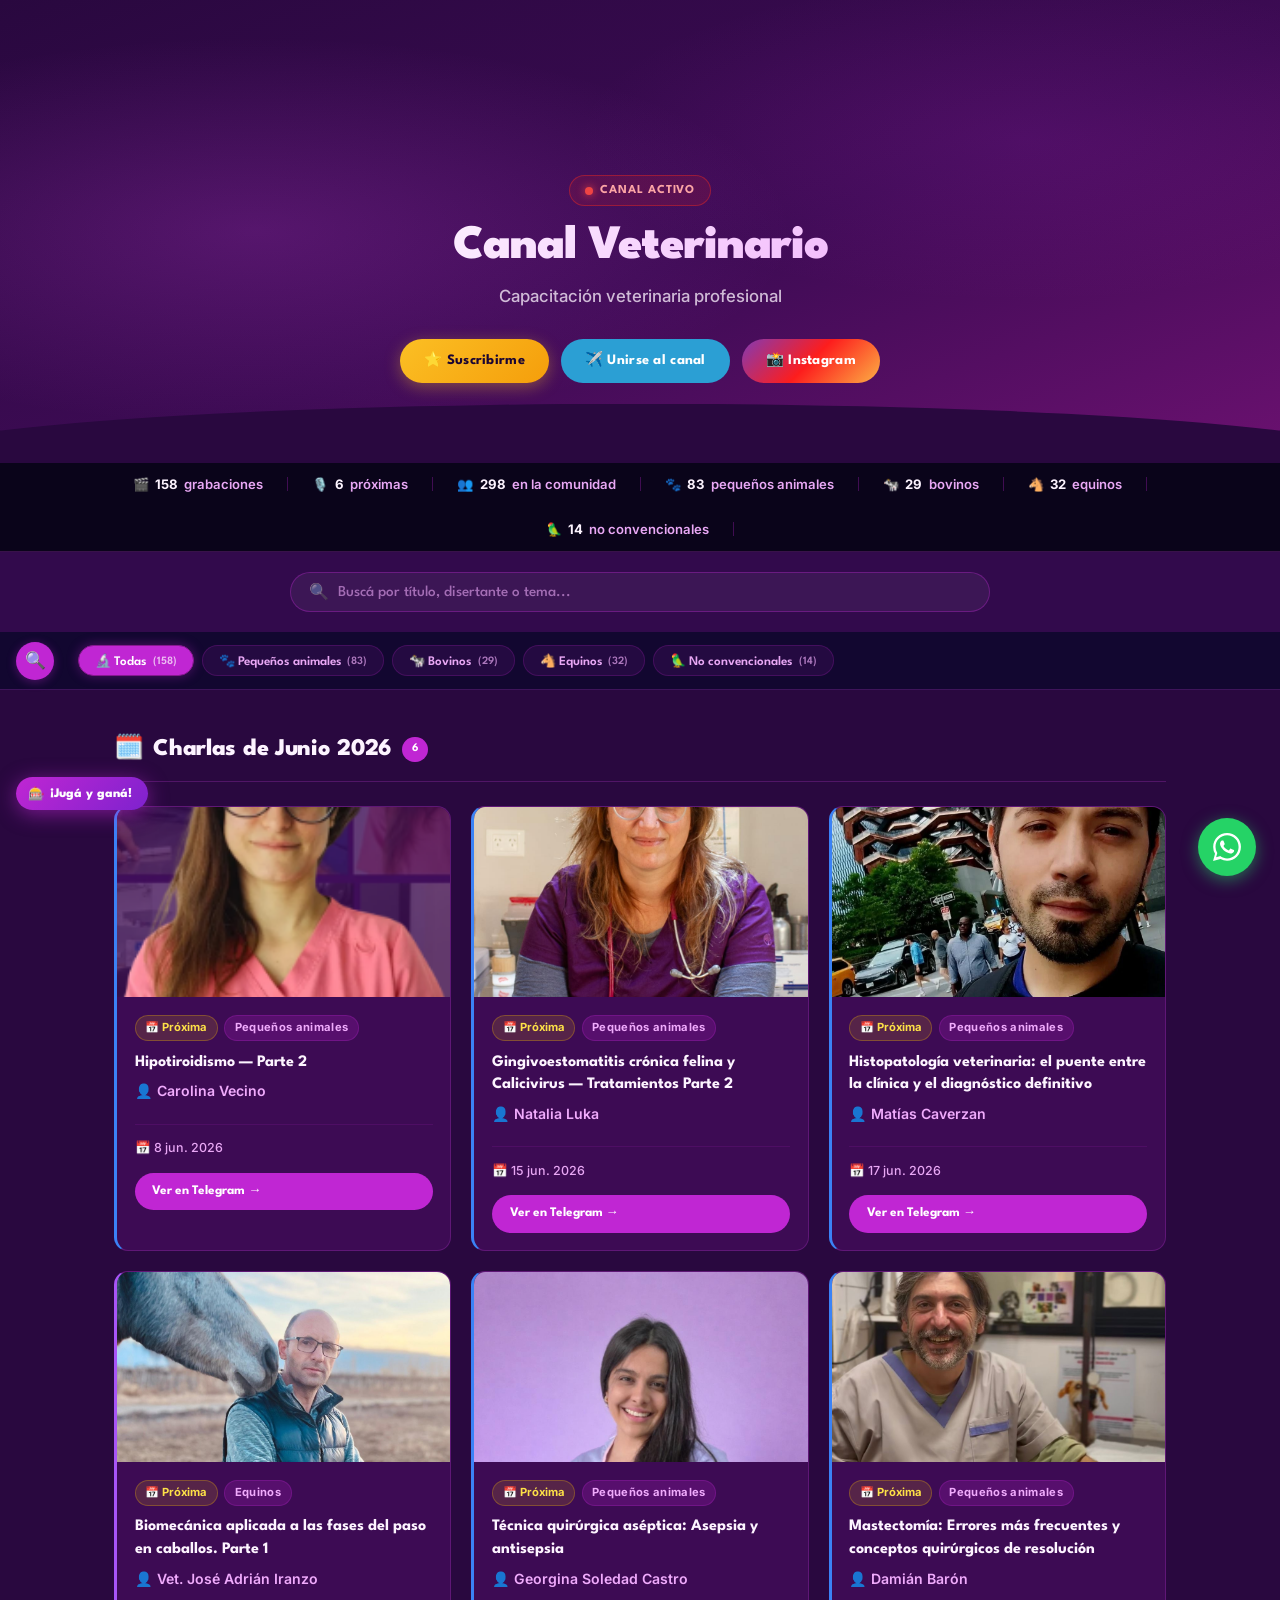
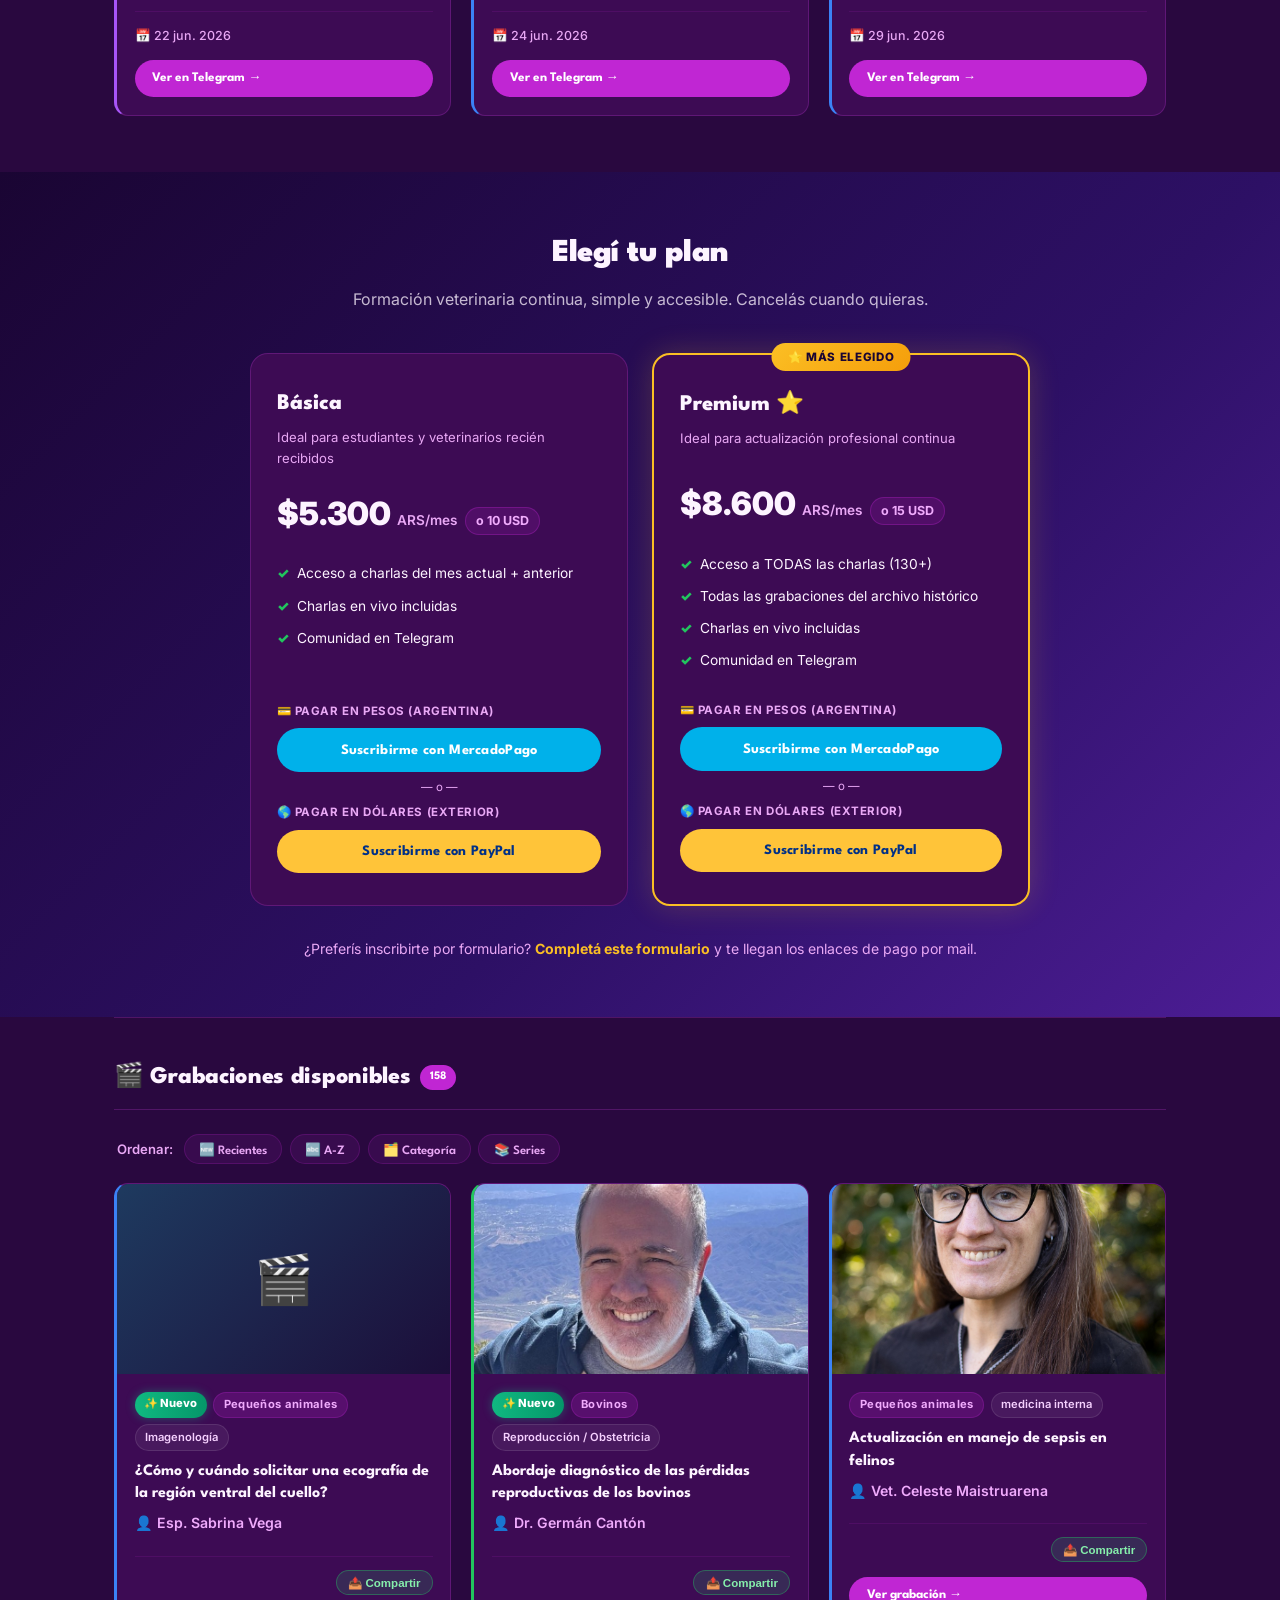
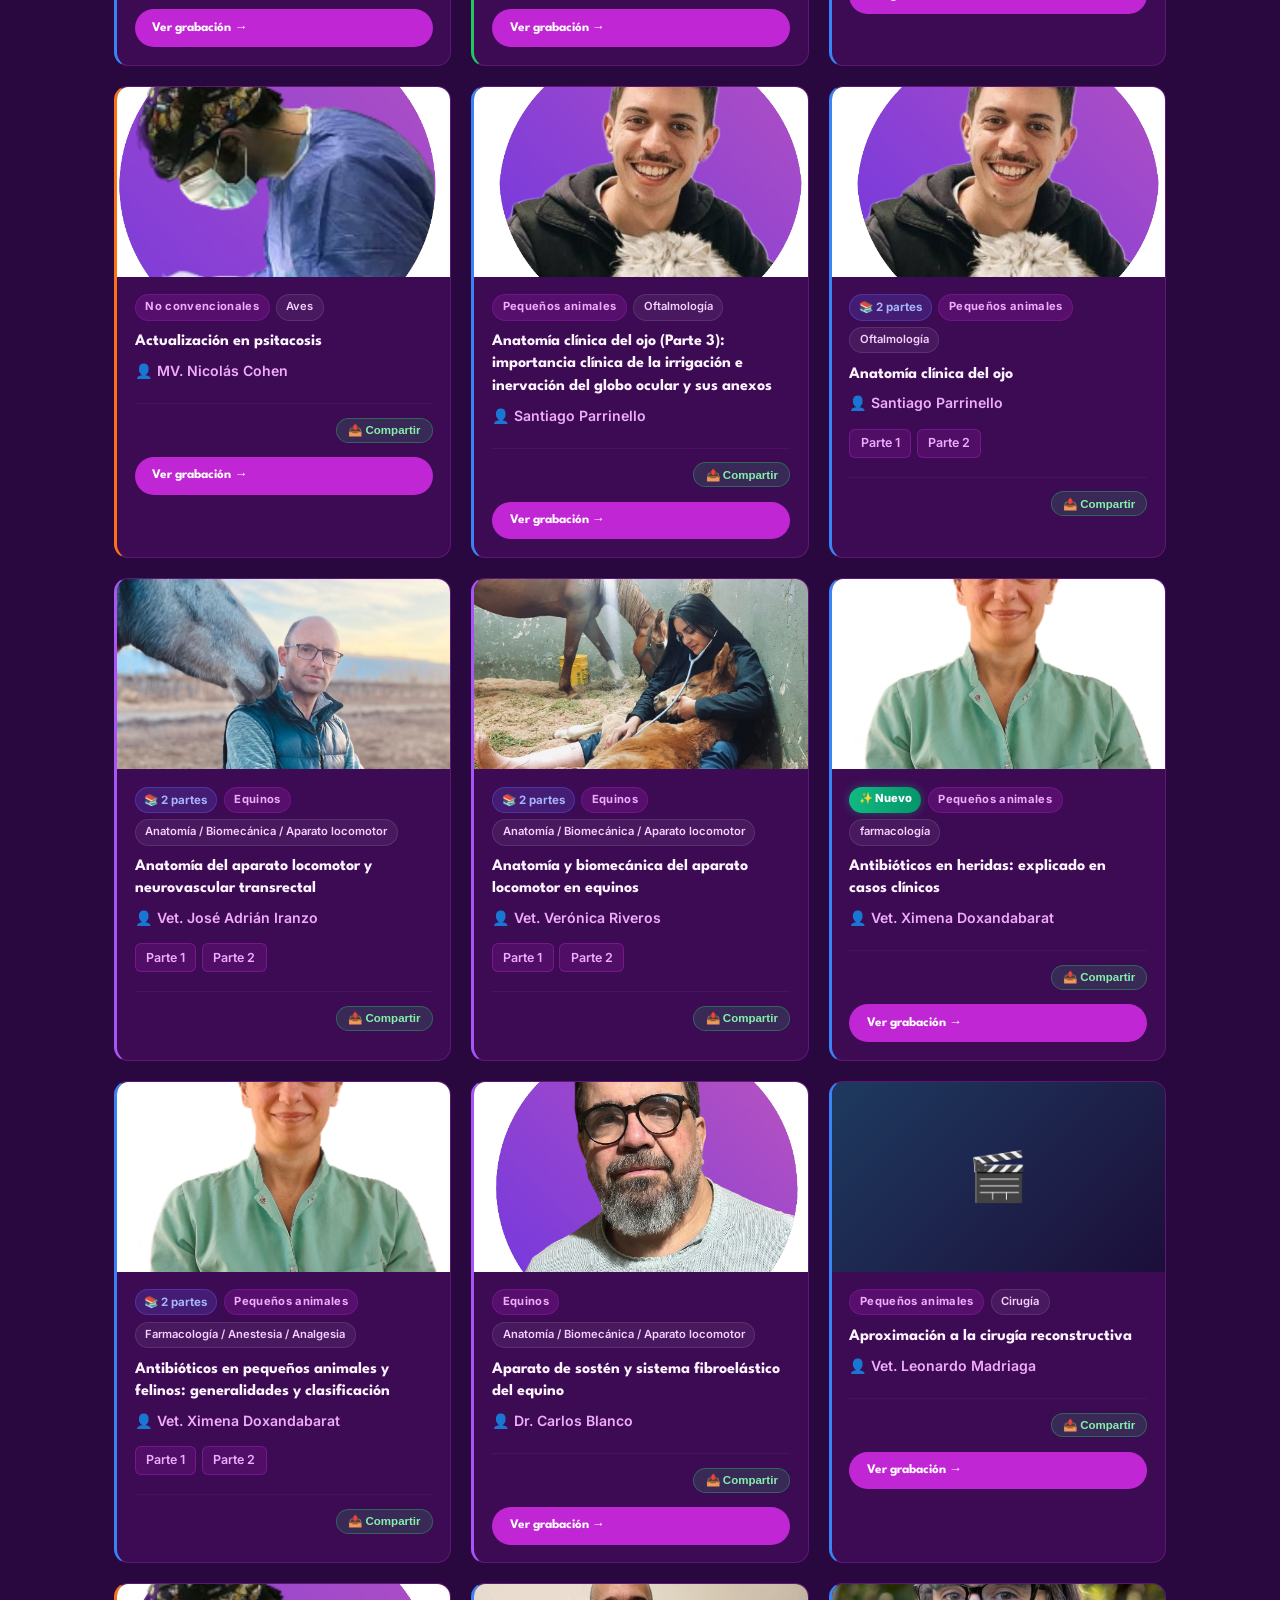
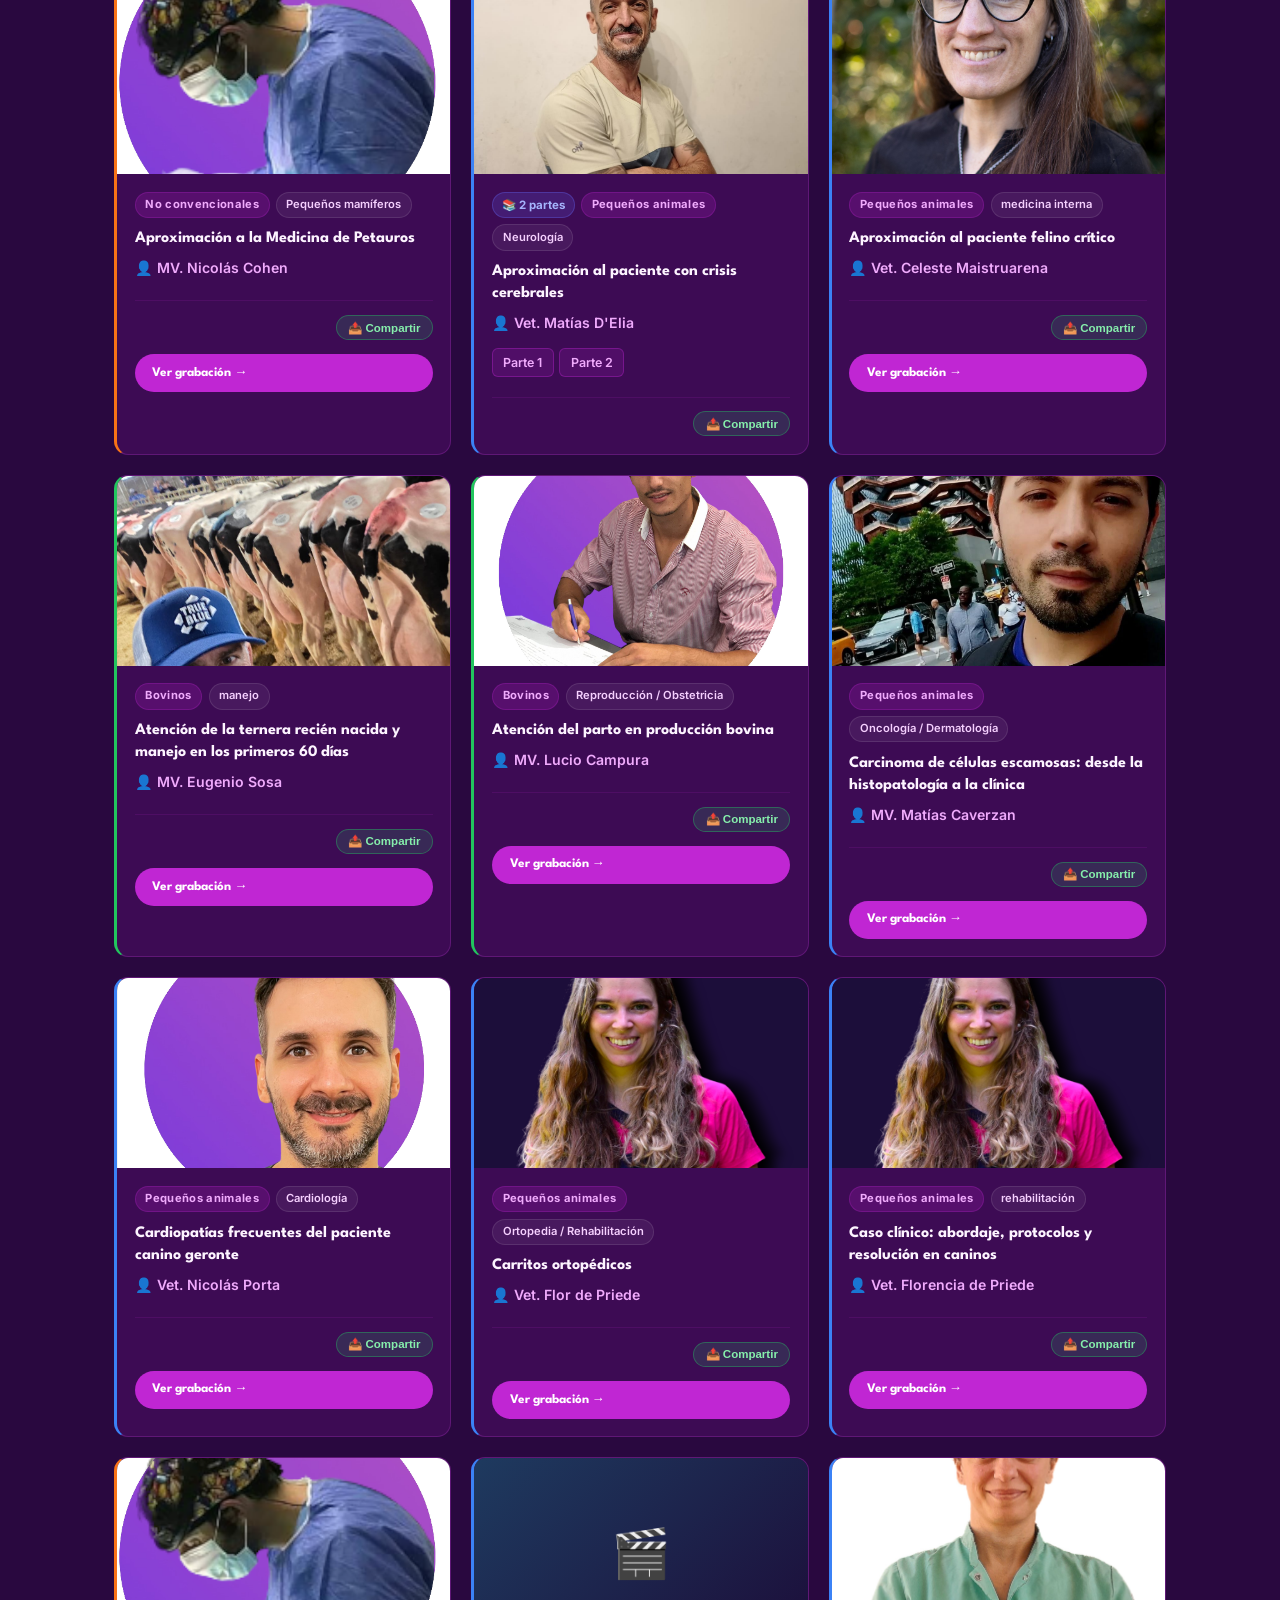
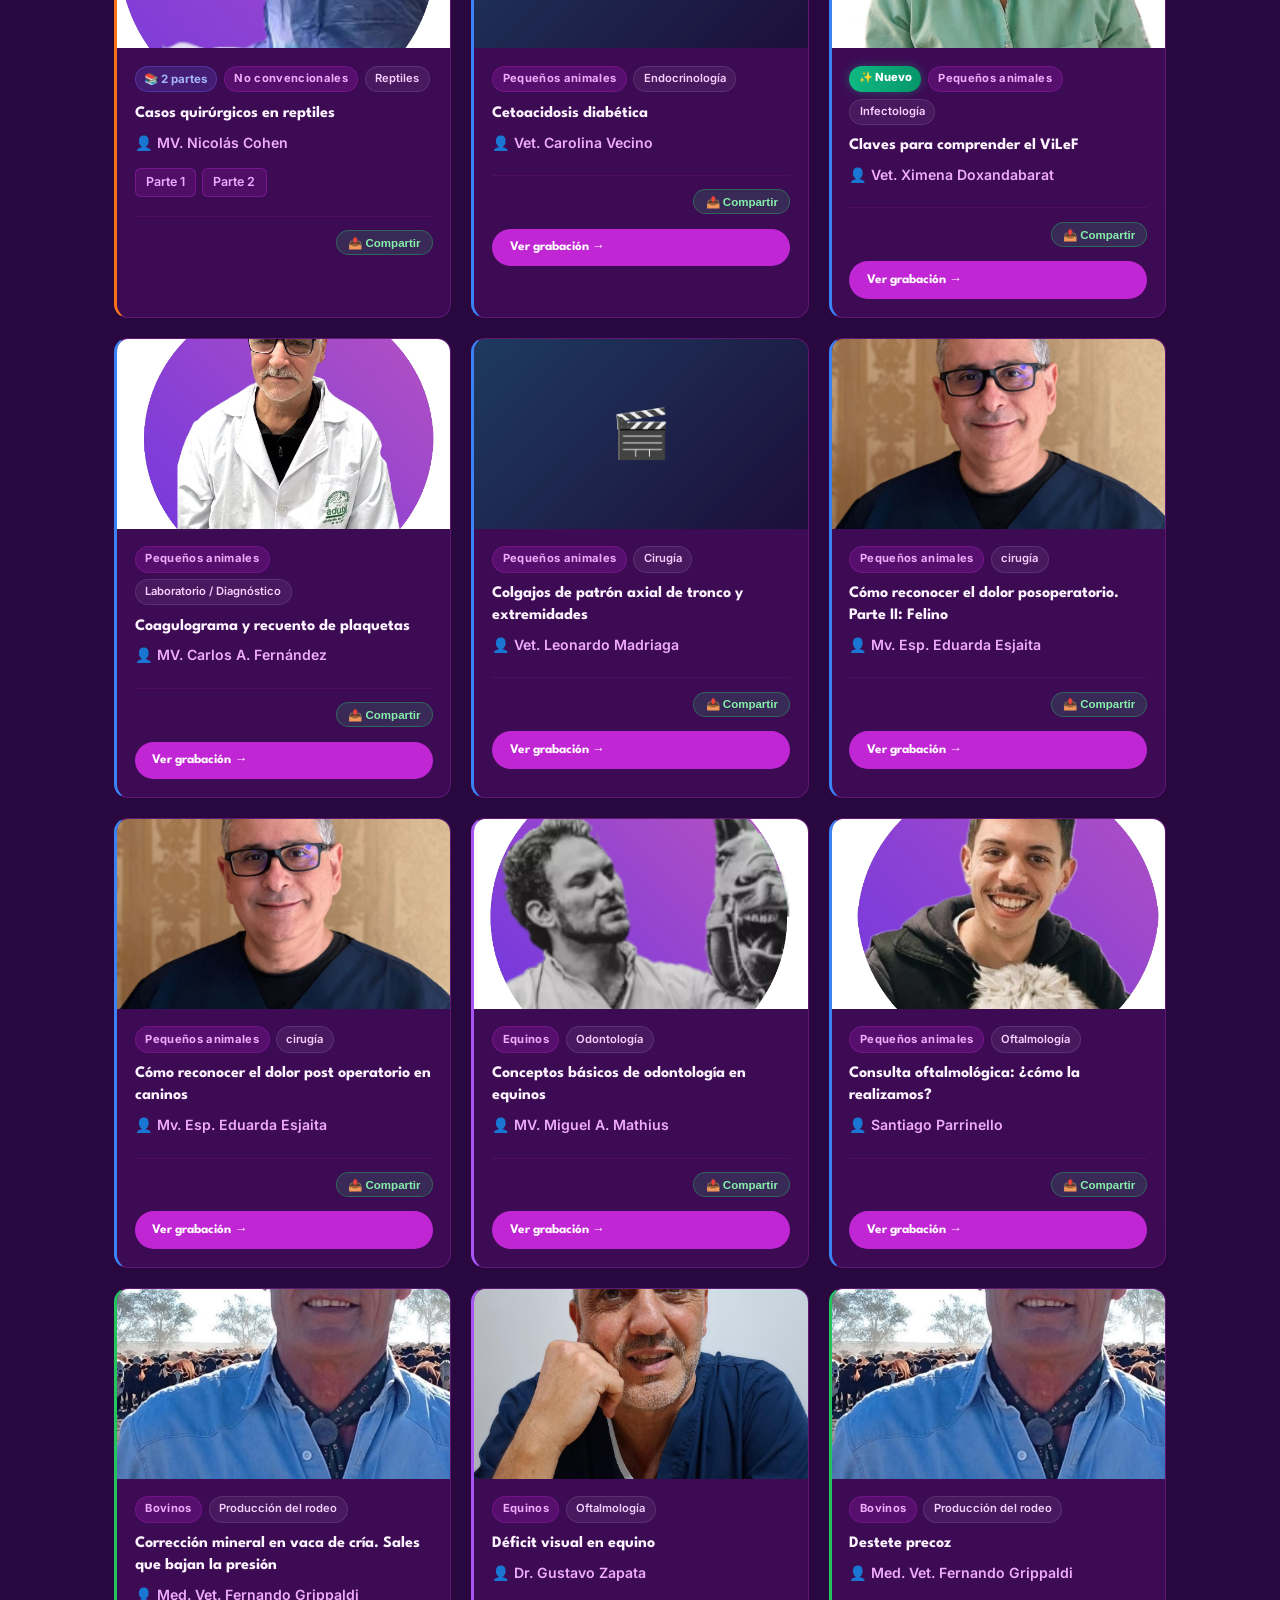
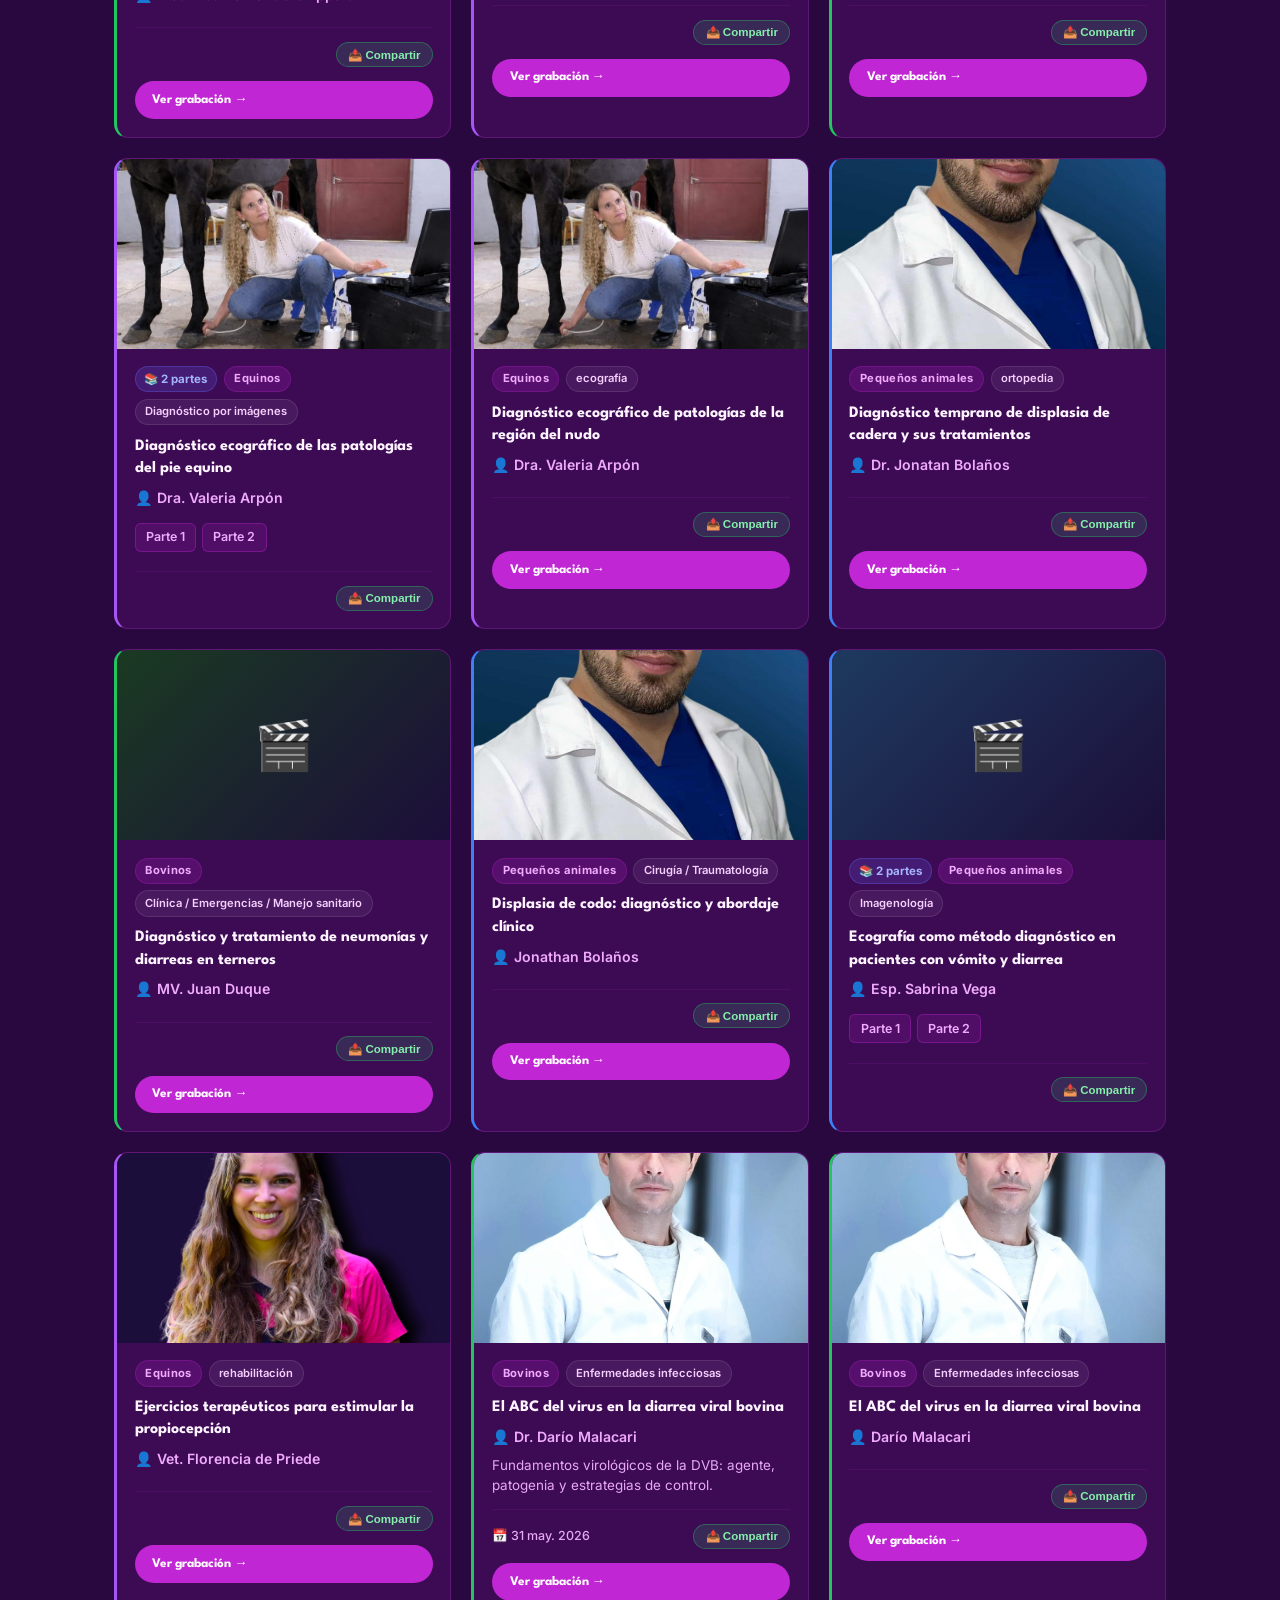
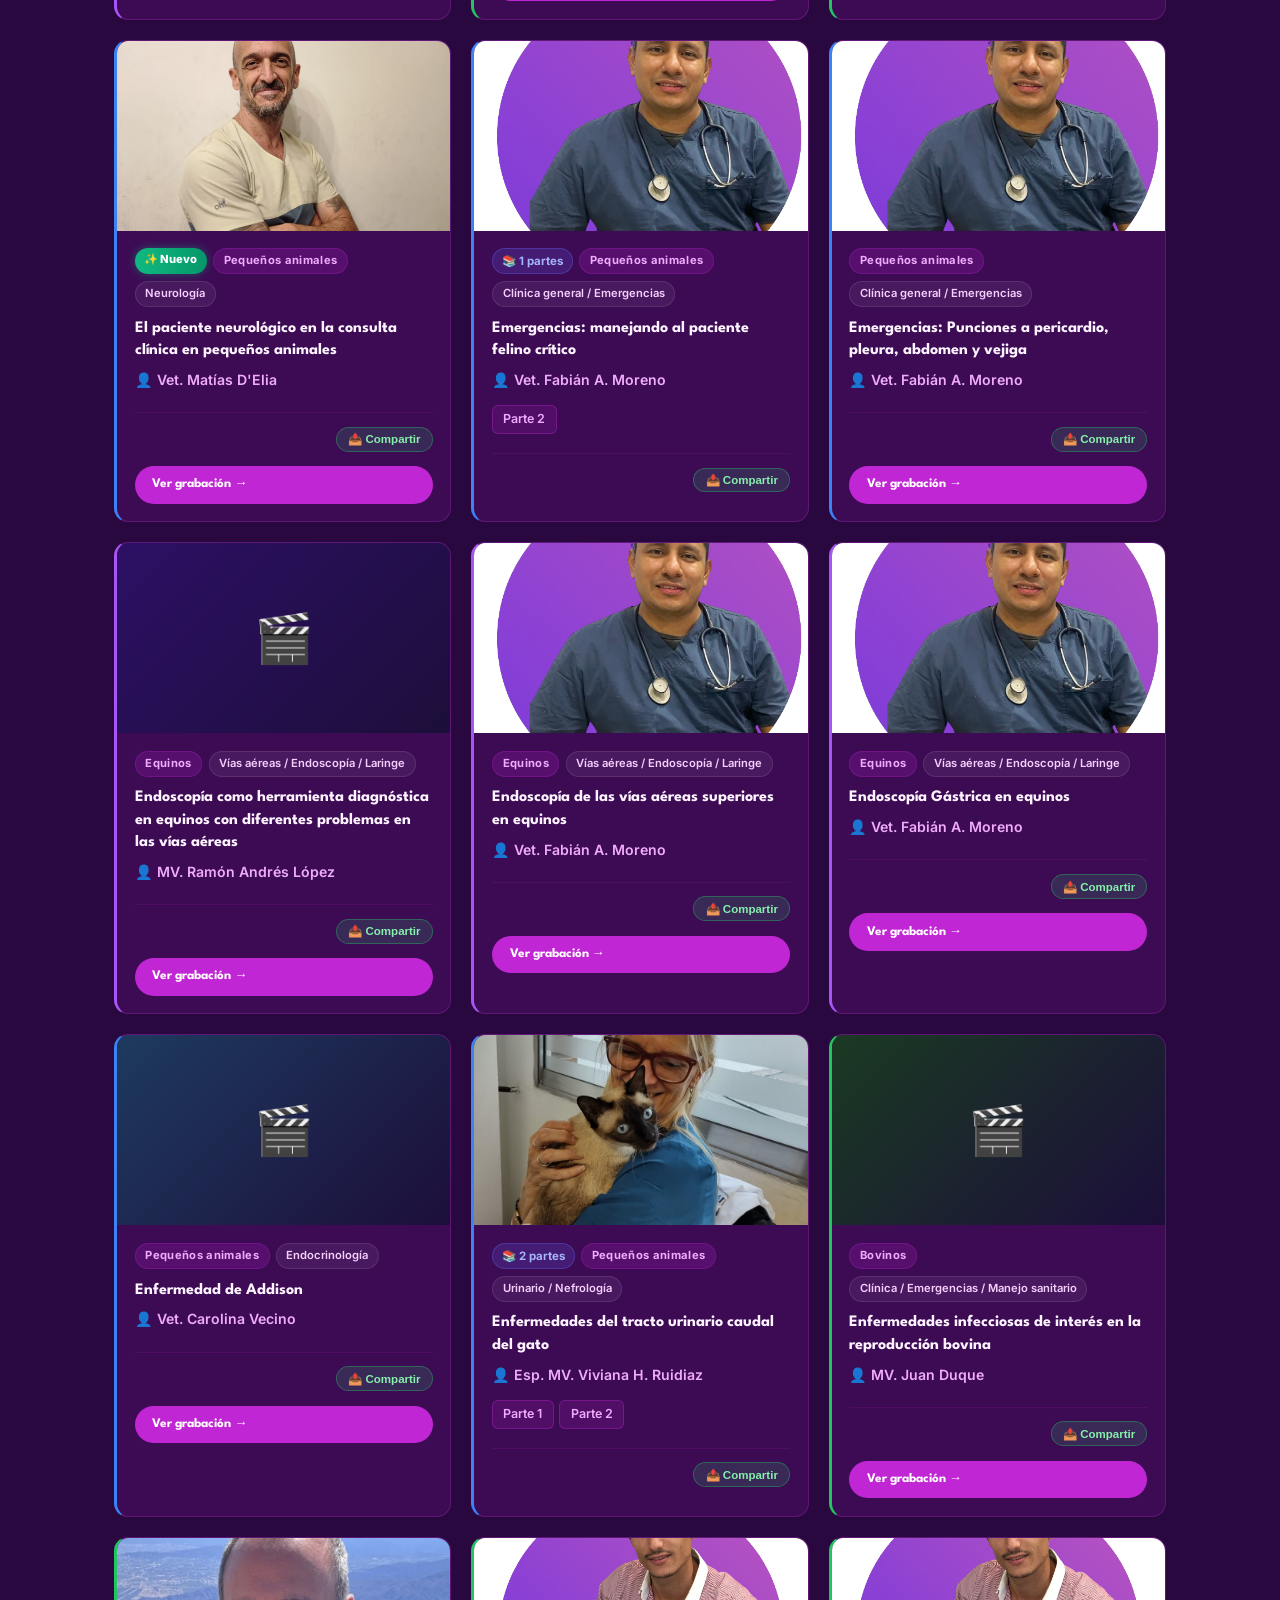
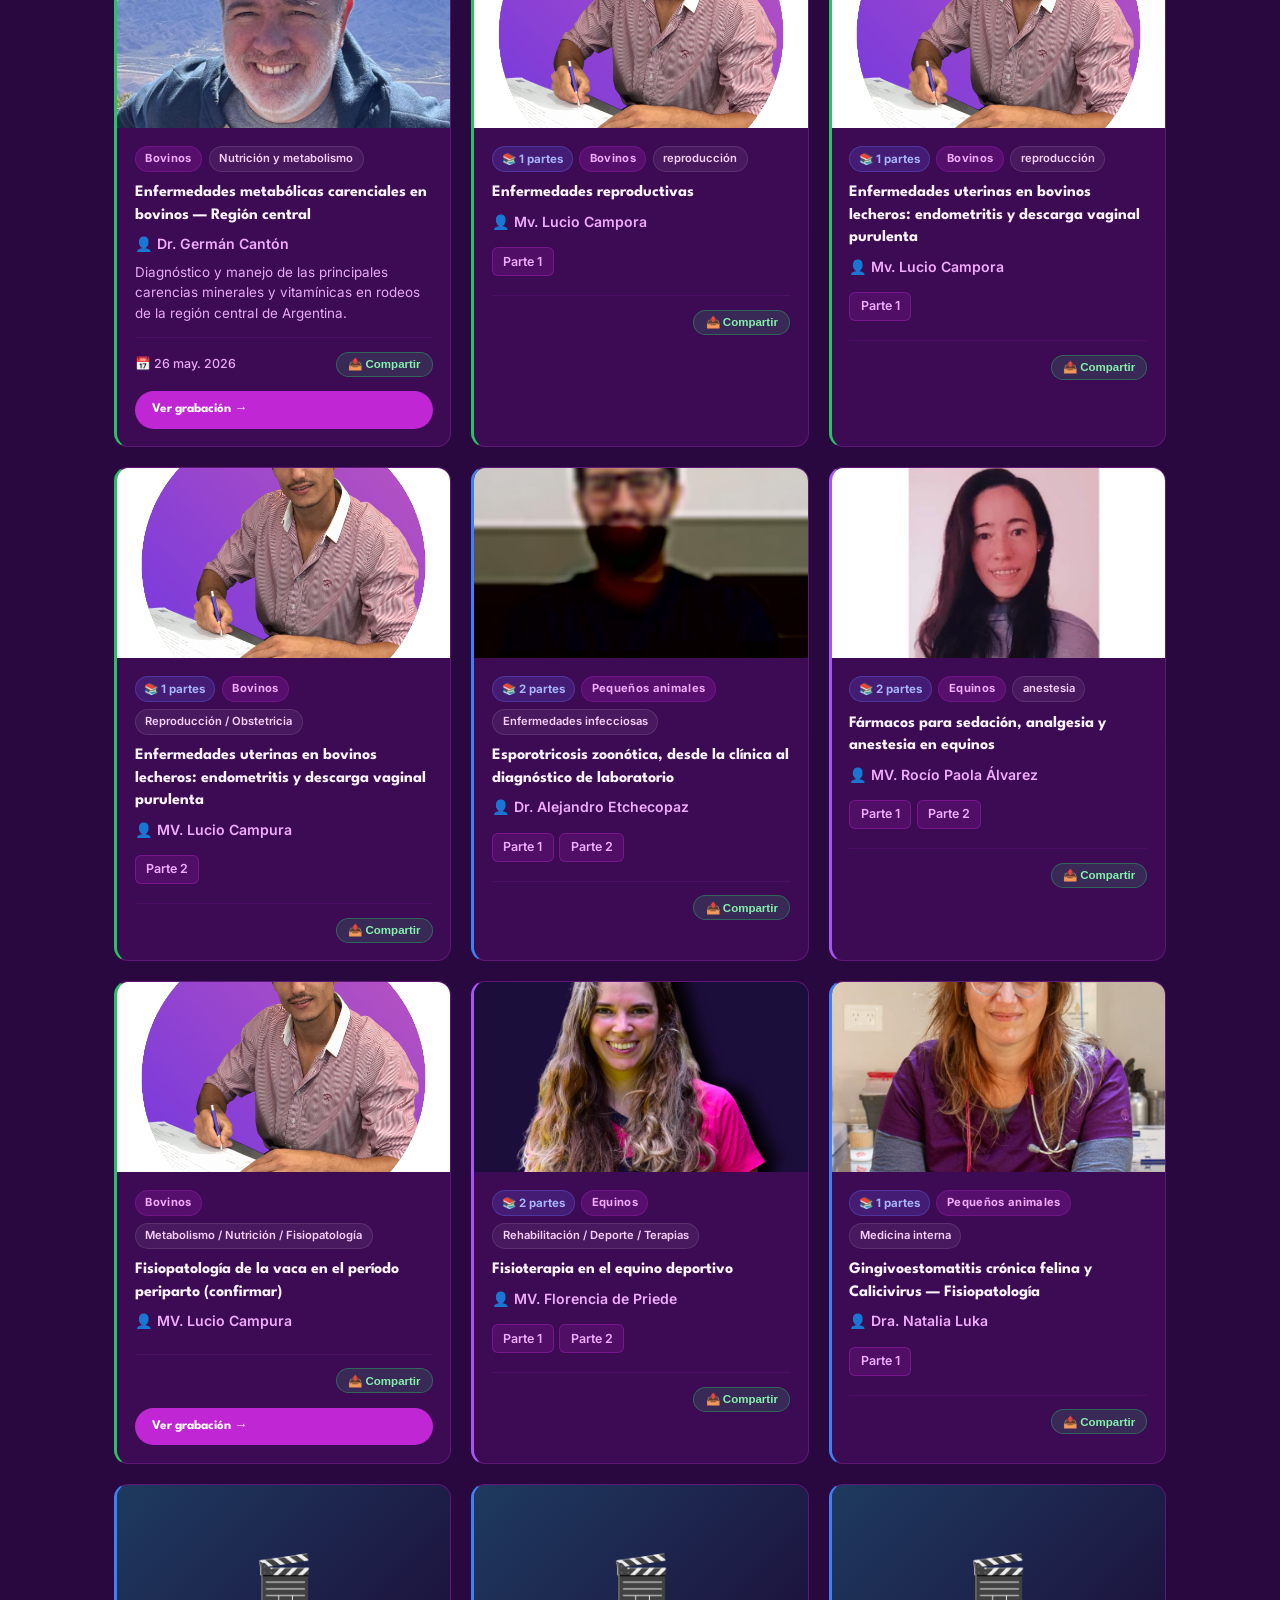
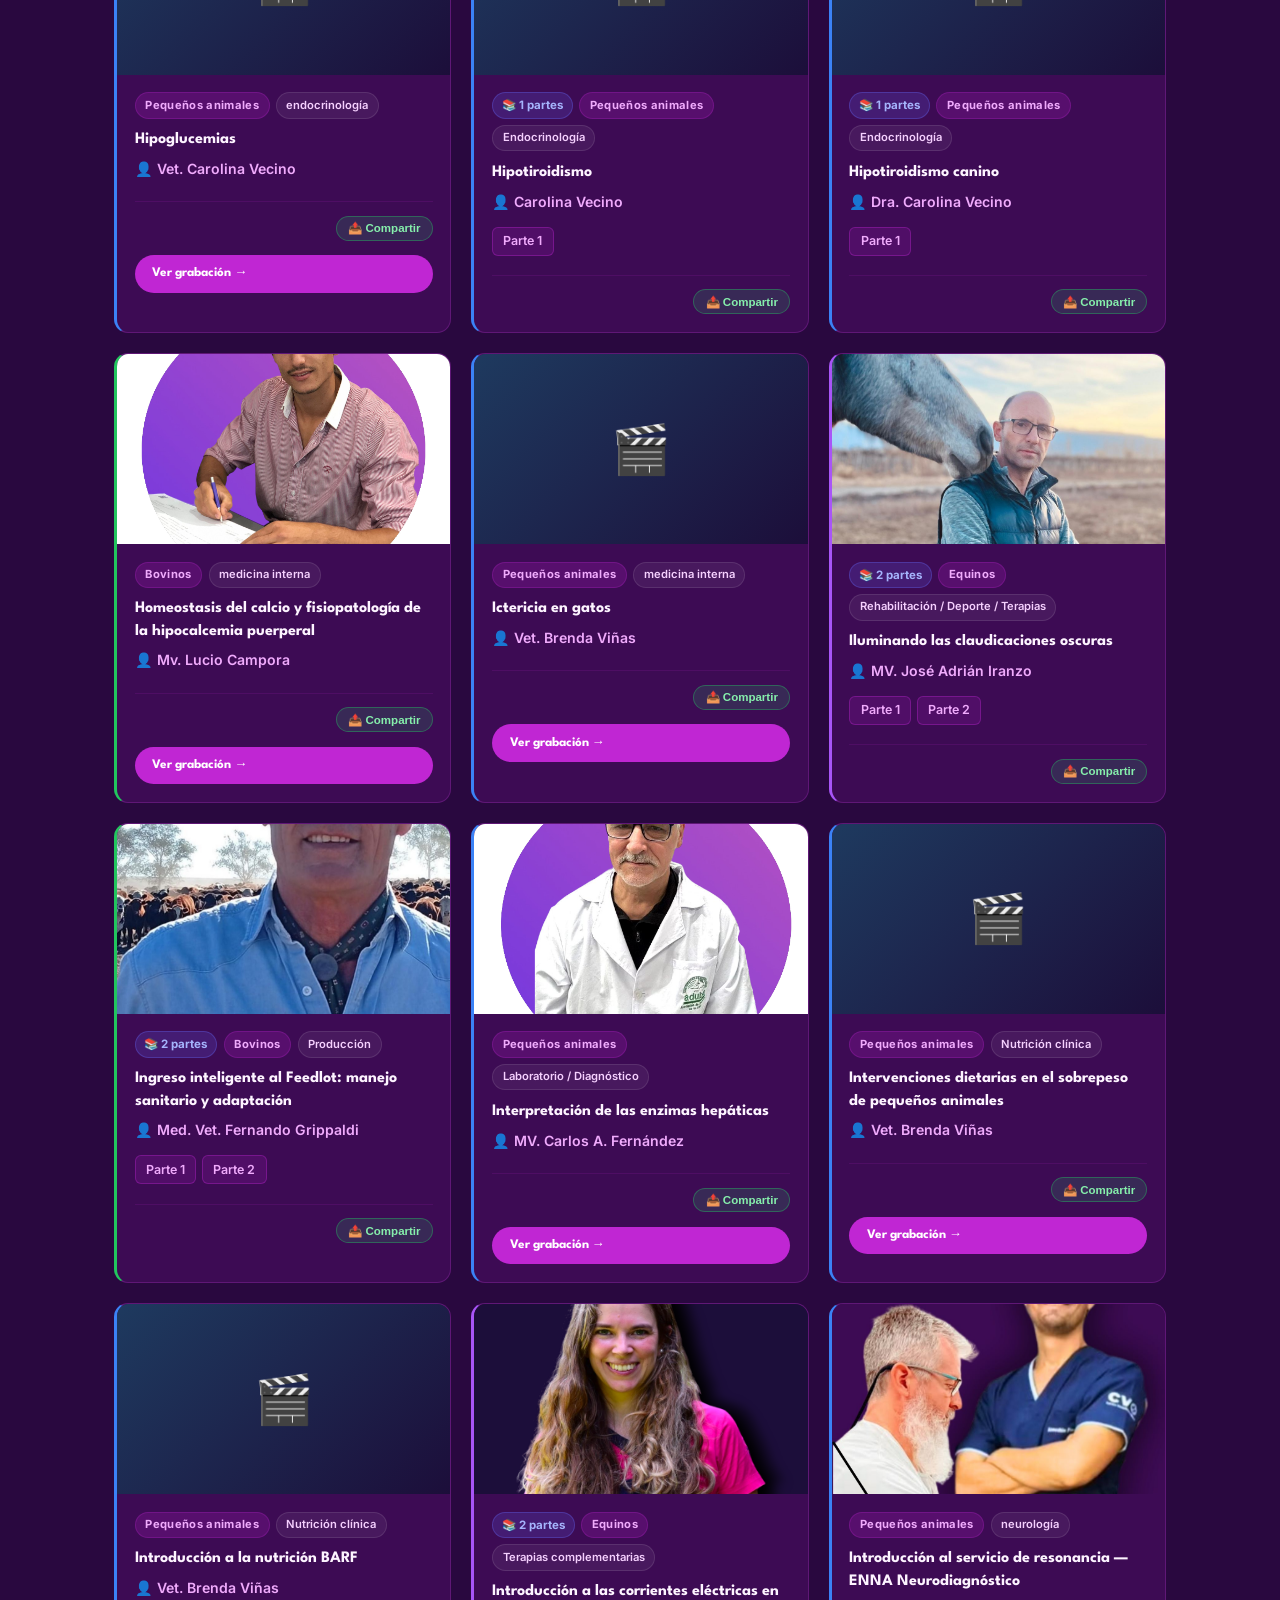
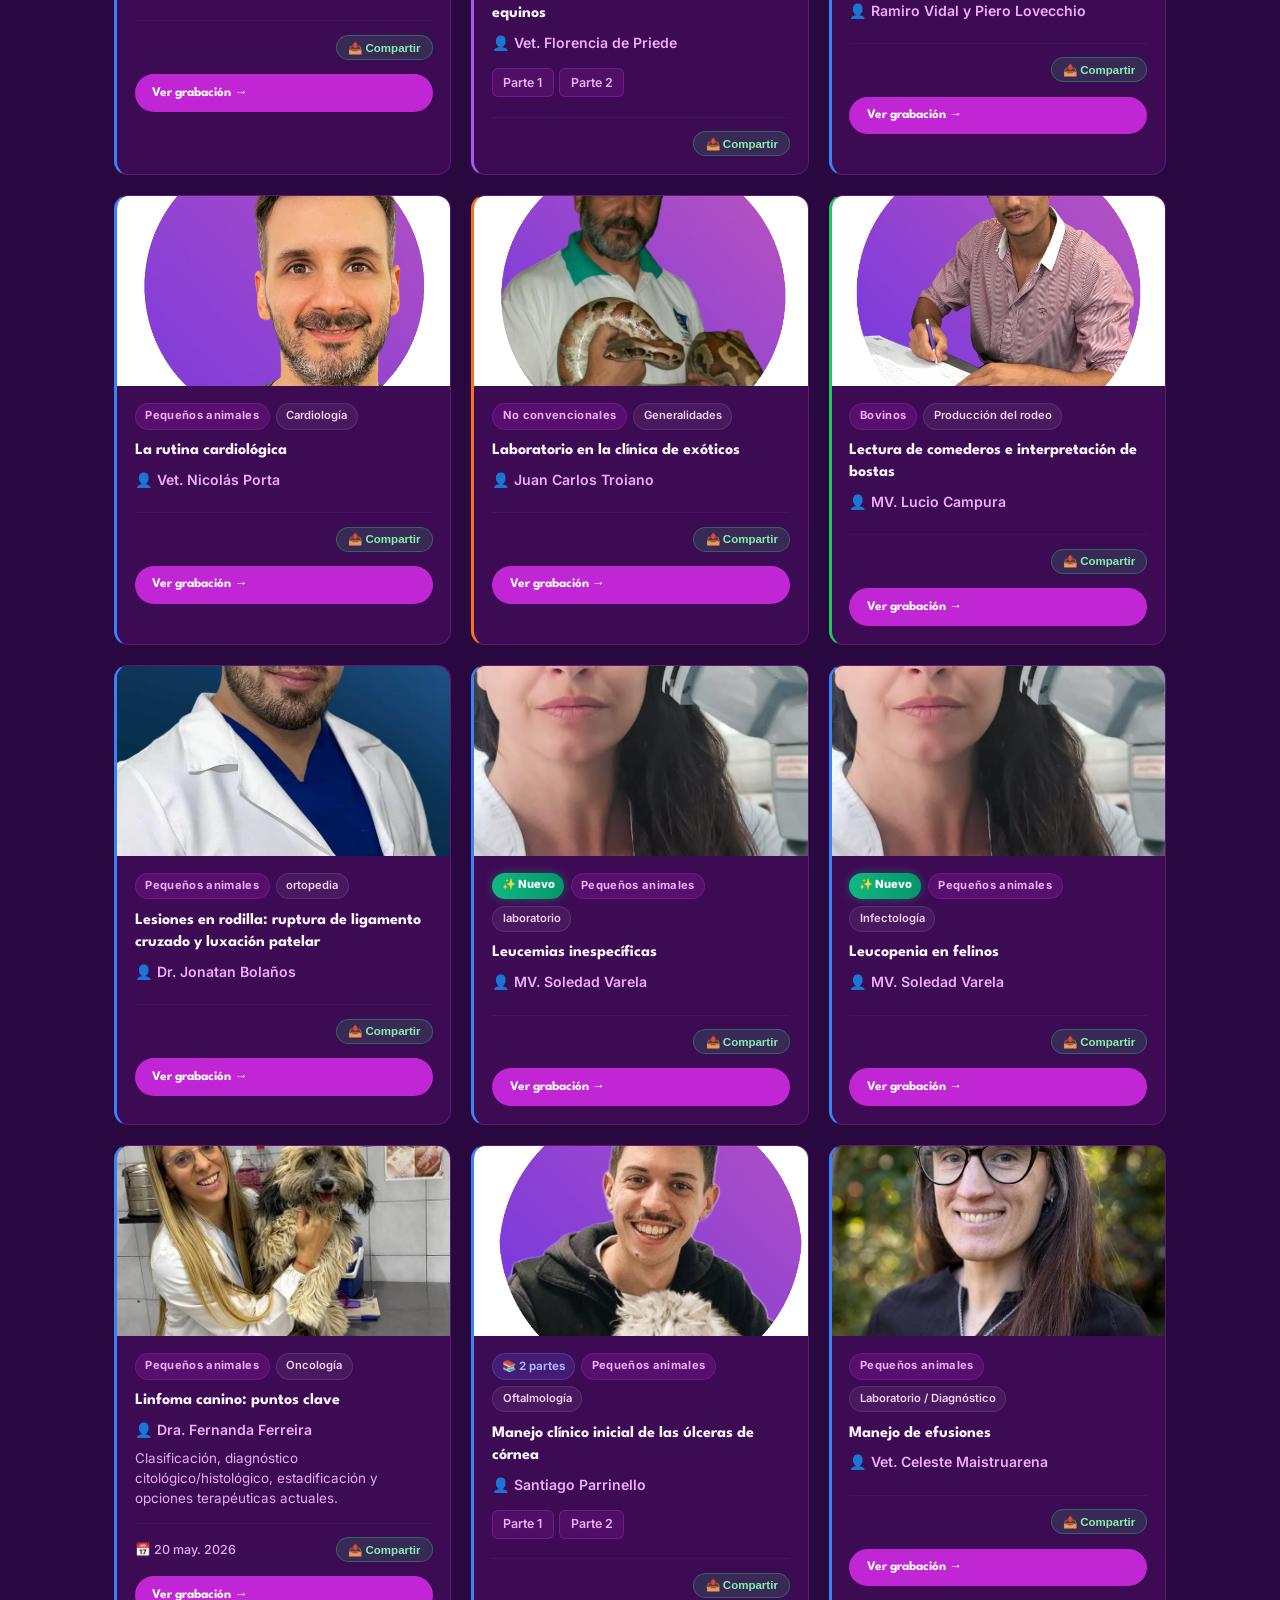
<file: index.html>
<!DOCTYPE html>
<html lang="es">
<head>
  <meta charset="UTF-8" />
  <meta name="viewport" content="width=device-width, initial-scale=1.0" />
  <title>Canal Veterinario</title>
  <meta name="description" content="Capacitación veterinaria continua — más de 130 charlas con especialistas. Accedé cuando quieras." />
  <link rel="preconnect" href="https://fonts.googleapis.com" />
  <link rel="preconnect" href="https://fonts.gstatic.com" crossorigin />
  <link href="https://fonts.googleapis.com/css2?family=League+Spartan:wght@400;500;600;700;800;900&family=Inter:wght@400;500;600;700&display=swap" rel="stylesheet" />
  <link rel="icon" type="image/png" href="img/logo-canal-icon.png" />
  <link rel="apple-touch-icon" href="img/logo-canal-icon.png" />
  <link rel="manifest" href="manifest.json" />
  <meta name="theme-color" content="#29083f" />
  <meta name="apple-mobile-web-app-capable" content="yes" />
  <meta name="apple-mobile-web-app-title" content="Canal Vet" />

  <!-- Google tag (gtag.js) -->
  <script async src="https://www.googletagmanager.com/gtag/js?id=G-CSRMTDG40X"></script>
  <script>
    window.dataLayer = window.dataLayer || [];
    function gtag(){dataLayer.push(arguments);}
    gtag('js', new Date());
    gtag('config', 'G-CSRMTDG40X');
  </script>

  <link rel="stylesheet" href="style.css?v=29" />
</head>
<body>

<!-- ===== HEADER ===== -->
<header>
  <div class="header-content">
    <img id="site-logo" class="site-logo" src="img/logo-canal.png" alt="Canal Veterinario"
         onerror="this.style.display='none'" />
    <div class="live-pill"><span class="live-dot"></span> Canal activo</div>
    <h1 id="site-nombre">Canal Veterinario</h1>
    <p id="site-subtitulo">Capacitación veterinaria profesional</p>
    <div class="header-btns">
      <a href="#planes" class="btn btn-suscribirse">⭐ Suscribirme</a>
      <a id="btn-telegram" href="#" target="_blank" class="btn btn-telegram">✈️ Unirse al canal</a>
      <a id="btn-instagram" href="#" target="_blank" class="btn btn-instagram">📸 Instagram</a>
    </div>
  </div>
</header>

<!-- ===== STATS BAR ===== -->
<div class="stats-bar">
  <div class="stats-inner" id="stats-inner"><!-- se renderiza --></div>
</div>

<!-- ===== BUSCADOR ===== -->
<div class="search-section">
  <div class="search-inner">
    <div class="search-wrap">
      <span class="search-icon">🔍</span>
      <input id="search-input" type="text"
        placeholder="Buscá por título, disertante o tema..."
        oninput="buscar(this.value)" autocomplete="off" />
      <button id="btn-clear" class="btn-clear" onclick="limpiarBusqueda()">✕</button>
    </div>
    <div id="search-info" class="search-info" style="display:none"></div>
  </div>
</div>

<!-- ===== NAV: CATEGORÍAS ===== -->
<nav class="categories-nav">
  <button class="cats-search-btn" title="Buscar" aria-label="Buscar" onclick="abrirBuscador()">🔍</button>
  <div class="categories-inner" id="cats-nav"><!-- se renderiza --></div>
</nav>

<!-- ===== NAV: SUBCATEGORÍAS (aparece al seleccionar categoría) ===== -->
<nav class="subcats-nav" id="subcats-nav" style="display:none">
  <div class="subcats-inner" id="subcats-inner"><!-- se renderiza --></div>
</nav>

<!-- ===== PRÓXIMAS CHARLAS ===== -->
<section class="section" id="section-proximas">
  <h2 class="section-title">
    🗓️ <span id="titulo-proximas">Próximas charlas en vivo</span>
    <span class="badge" id="badge-charlas">0</span>
  </h2>
  <div id="grid-charlas" class="cards-grid"></div>
</section>

<!-- ===== PLANES DE SUSCRIPCIÓN ===== -->
<section class="planes-section" id="planes">
  <div class="planes-header">
    <h2>Elegí tu plan</h2>
    <p>Formación veterinaria continua, simple y accesible. Cancelás cuando quieras.</p>
  </div>
  <div class="planes-grid" id="planes-grid"><!-- se renderiza --></div>
  <p class="planes-form-link">
    ¿Preferís inscribirte por formulario?
    <a id="link-formulario" href="#" target="_blank">Completá este formulario</a>
    y te llegan los enlaces de pago por mail.
  </p>
</section>

<div class="section-divider-wrap"><hr class="section-divider" /></div>

<!-- ===== GRABACIONES ===== -->
<section class="section">
  <h2 class="section-title">
    🎬 Grabaciones disponibles
    <span class="badge" id="badge-grabs">0</span>
  </h2>
  <div class="orden-bar">
    <span class="orden-label">Ordenar:</span>
    <button class="orden-btn" data-orden="recientes"  onclick="ordenar('recientes')">🆕 Recientes</button>
    <button class="orden-btn"        data-orden="alfabetico" onclick="ordenar('alfabetico')">🔤 A-Z</button>
    <button class="orden-btn"        data-orden="categoria"  onclick="ordenar('categoria')">🗂️ Categoría</button>
    <button class="orden-btn"        data-orden="series"     onclick="ordenar('series')">📚 Series</button>
  </div>
  <div id="grid-grabaciones"></div>
</section>

<!-- ===== FOOTER ===== -->
<footer>
  <p><strong id="footer-nombre">Canal Veterinario</strong> — Contenido exclusivo para suscriptores vía <a id="footer-telegram" href="#">Telegram</a></p>
  <p style="margin-top:.4rem;opacity:.5;font-size:.78rem">© <span id="year"></span> · Todos los derechos reservados</p>
  <p class="footer-disclaimer">⚠️ Sitio nuevo en mejora continua: el contenido puede tener errores u omisiones. Si encontrás alguno, <a id="footer-reportar" href="#" target="_blank">avisanos por WhatsApp</a> y lo corregimos.</p>
</footer>

<!-- ===== BANNERS FIJOS INFERIORES ===== -->
<div class="bottom-banners" id="bottom-banners-wrap">
  <div class="bottom-banner banner-sponsor" id="banner-sponsor">
    <span class="banner-icon">🔬</span>
    <span class="banner-text"><strong id="sponsor-nombre"></strong> — <span id="sponsor-slogan"></span></span>
    <span class="banner-sep">·</span>
    <a id="sponsor-wa-link" href="#" target="_blank" class="banner-link">📱 WA <span id="sponsor-wa-txt"></span></a>
    <span class="banner-sep">·</span>
    <span id="sponsor-dir" class="banner-muted"></span>
    <button class="banner-close" onclick="cerrarBanner(this)">✕</button>
  </div>
  <div class="bottom-banner banner-join" id="banner-join-rotativo">
    <span class="banner-icon" id="join-icon">🤝</span>
    <span class="banner-text" id="join-text"></span>
    <a id="join-wa" href="#" target="_blank" class="banner-link" id="join-link">Contactanos</a>
    <button class="banner-close" onclick="cerrarBanner(this)">✕</button>
  </div>
</div>

<!-- ===== OVERLAY DE BÚSQUEDA ===== -->
<div class="search-overlay" id="search-overlay">
  <div class="search-overlay-box">
    <div class="search-overlay-head">
      <div class="search-wrap">
        <span class="search-icon">🔍</span>
        <input id="search-overlay-input" type="text"
          placeholder="Buscá por título, disertante o tema..."
          oninput="buscarOverlay(this.value)" autocomplete="off" />
      </div>
      <button class="search-overlay-close" onclick="cerrarBuscador()" aria-label="Cerrar">✕</button>
    </div>
    <div class="search-overlay-cats" id="search-overlay-cats"><!-- se renderiza --></div>
    <div class="search-overlay-count" id="search-overlay-count"></div>
    <button class="search-overlay-ver" onclick="cerrarBuscador(true)">Ver resultados →</button>
  </div>
</div>

<!-- ===== PUBLICIDAD FULL-SCREEN (interstitial sponsor) ===== -->
<div class="ad-overlay" id="ad-overlay">
  <div class="ad-box">
    <button class="ad-close" id="ad-close" onclick="cerrarAd()" aria-label="Cerrar">✕</button>
    <div class="ad-tag">Espacio publicitario</div>
    <img class="ad-logo" src="img/logo-lbsas.png" alt="Logo sponsor"
         onerror="this.outerHTML='<div class=\'ad-icon\'>🔬</div>'" />
    <h2 class="ad-nombre" id="ad-nombre"></h2>
    <p class="ad-slogan" id="ad-slogan"></p>
    <p class="ad-dir" id="ad-dir"></p>
    <a class="ad-cta" id="ad-cta" href="#" target="_blank">📱 Contactar por WhatsApp</a>
    <div class="ad-progress"><div class="ad-progress-bar" id="ad-progress-bar"></div></div>
  </div>
</div>

<!-- ===== RULETA DESCUENTO ===== -->
<button class="ruleta-float" onclick="abrirRuleta()" title="¡Jugá y ganá!">🎰 <span>¡Jugá y ganá!</span></button>

<div class="ruleta-overlay" id="ruleta-overlay">
  <div class="ruleta-box">
    <button class="ruleta-close" onclick="cerrarRuleta()">✕</button>
    <div class="ruleta-tag">🎰 OFERTA ESPECIAL</div>
    <h2>¡Girá y ganá!</h2>
    <p>Conseguí <strong>15% OFF</strong> en el Plan Premium<br><small style="opacity:.6">3 meses juntos · débito automático</small></p>
    <div class="ruleta-wrap" style="display:flex;flex-direction:column;align-items:center;margin:.4rem 0">
      <div class="ruleta-pointer">▼</div>
      <div class="ruleta-canvas-wrap">
        <canvas id="ruleta-canvas" width="260" height="260"></canvas>
      </div>
    </div>
    <button class="ruleta-spin-btn" id="ruleta-btn" onclick="girarRuleta()">🎰 ¡GIRAR!</button>
    <p class="ruleta-sub">Oferta válida por tiempo limitado</p>
  </div>
</div>

<div class="ruleta-premio-overlay" id="ruleta-premio">
  <div class="ruleta-premio-box">
    <div class="ruleta-confetti">🎉</div>
    <h2>¡Ganaste!</h2>
    <div class="ruleta-descuento">15% OFF</div>
    <p>Plan Premium · <strong>3 meses juntos</strong><br>El descuento se aplica automáticamente</p>
    <a href="https://www.mercadopago.com.ar/subscriptions/checkout?preapproval_plan_id=31d611ed008f472abe503145c9f9333f" target="_blank" class="btn-ruleta-cta">⭐ Suscribirme con descuento</a>
    <button class="ruleta-premio-close" onclick="cerrarPremio()">Cerrar</button>
  </div>
</div>

<!-- ===== BOTÓN FLOTANTE WHATSAPP ===== -->
<a id="whatsapp-float" href="#" target="_blank" class="whatsapp-float" title="Consultanos por WhatsApp">
  <svg viewBox="0 0 24 24" width="28" height="28" fill="white"><path d="M.057 24l1.687-6.163a11.867 11.867 0 0 1-1.587-5.946C.16 5.335 5.495 0 12.05 0a11.817 11.817 0 0 1 8.413 3.488 11.824 11.824 0 0 1 3.48 8.414c-.003 6.557-5.338 11.892-11.893 11.892a11.9 11.9 0 0 1-5.688-1.448L.057 24zm6.597-3.807c1.676.995 3.276 1.591 5.392 1.592 5.448 0 9.886-4.434 9.889-9.885.002-5.462-4.415-9.89-9.881-9.892-5.452 0-9.887 4.434-9.889 9.884a9.86 9.86 0 0 0 1.51 5.26l-.999 3.648 3.736-.979zm11.387-5.464c-.074-.124-.272-.198-.57-.347-.297-.149-1.758-.868-2.031-.967-.272-.099-.47-.149-.669.149-.198.297-.768.967-.941 1.165-.173.198-.347.223-.644.074-.297-.149-1.255-.462-2.39-1.475-.883-.788-1.48-1.761-1.653-2.059-.173-.297-.018-.458.13-.606.134-.133.297-.347.446-.521.151-.172.2-.296.3-.495.099-.198.05-.372-.025-.521-.075-.148-.669-1.611-.916-2.206-.242-.579-.487-.501-.669-.51l-.57-.01c-.198 0-.52.074-.792.372s-1.04 1.016-1.04 2.479 1.065 2.876 1.213 3.074c.149.198 2.095 3.2 5.076 4.487.709.306 1.263.489 1.694.626.712.226 1.36.194 1.872.118.571-.085 1.758-.719 2.006-1.413.248-.695.248-1.29.173-1.414z"/></svg>
</a>

<!-- ===== MODAL SUSCRIPCIÓN ===== -->
<div class="modal-overlay" id="modal-suscripcion">
  <div class="modal-box">
    <button class="modal-close" onclick="cerrarModal()">✕</button>
    <div class="modal-icon">🎓</div>
    <h2>Sumate al Canal Veterinario</h2>
    <p>Más de 130 charlas con especialistas + charlas en vivo todos los meses. Accedé cuando quieras.</p>
    <div class="modal-btns" id="modal-btns"><!-- se renderiza --></div>
    <button class="modal-later" onclick="cerrarModal()">Quizás más tarde</button>
  </div>
</div>

<script src="data.js?v=31"></script>
<script src="script.js?v=29"></script>
<script src="analytics.js?v=29"></script>
<script>document.getElementById("year").textContent = new Date().getFullYear();</script>
</body>
</html>
</file>
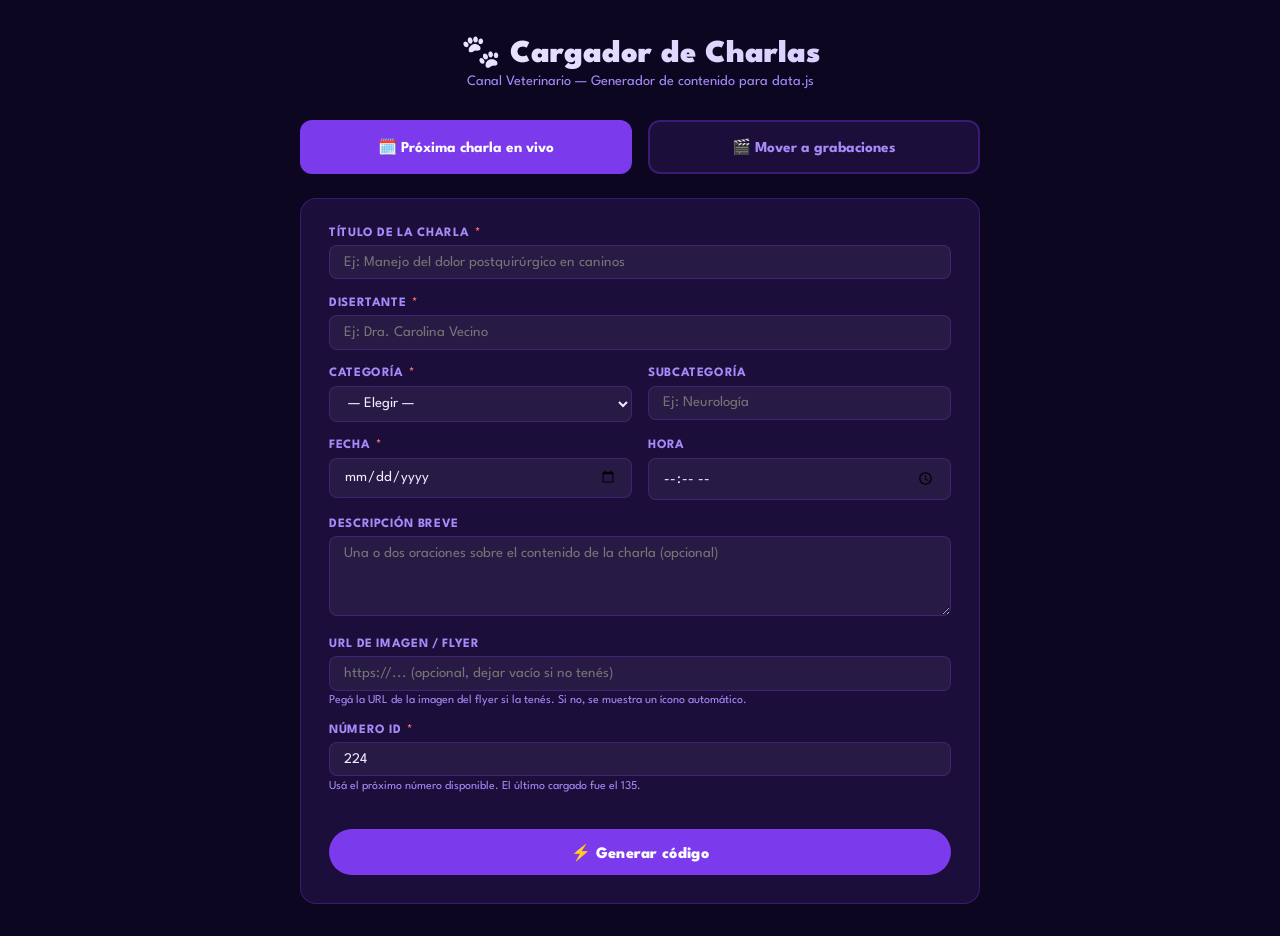
<file: admin.html>
<!DOCTYPE html>
<html lang="es">
<head>
  <meta charset="UTF-8" />
  <meta name="viewport" content="width=device-width, initial-scale=1.0" />
  <title>Admin — Canal Veterinario</title>
  <link rel="preconnect" href="https://fonts.googleapis.com" />
  <link href="https://fonts.googleapis.com/css2?family=League+Spartan:wght@400;600;700;800&display=swap" rel="stylesheet" />
  <style>
    *{box-sizing:border-box;margin:0;padding:0}
    :root{--primary:#7c3aed;--bg:#0d0620;--card:#1c0e3a;--border:rgba(124,58,237,.3);--text:#f1ecff;--muted:#a78bfa}
    body{font-family:'League Spartan',sans-serif;background:var(--bg);color:var(--text);min-height:100vh;padding:2rem 1rem}

    header{text-align:center;margin-bottom:2rem}
    header h1{font-size:2rem;font-weight:900;background:linear-gradient(135deg,#fff,#c4b5fd);-webkit-background-clip:text;-webkit-text-fill-color:transparent;background-clip:text}
    header p{color:var(--muted);font-size:.9rem;margin-top:.3rem}

    .container{max-width:680px;margin:0 auto}

    /* PASO SELECTOR */
    .tipo-btns{display:flex;gap:1rem;margin-bottom:1.5rem}
    .tipo-btn{flex:1;padding:1rem;border-radius:12px;border:2px solid var(--border);background:var(--card);color:var(--muted);font-family:'League Spartan',sans-serif;font-size:.95rem;font-weight:700;cursor:pointer;text-align:center;transition:all .15s}
    .tipo-btn:hover{border-color:var(--primary);color:#d8b4fe}
    .tipo-btn.active{background:var(--primary);color:white;border-color:var(--primary)}

    /* FORM */
    .form-card{background:var(--card);border:1px solid var(--border);border-radius:16px;padding:1.75rem}
    .form-row{margin-bottom:1.1rem}
    .form-row label{display:block;font-size:.8rem;font-weight:700;letter-spacing:.05em;text-transform:uppercase;color:var(--muted);margin-bottom:.4rem}
    .form-row input,
    .form-row select,
    .form-row textarea{
      width:100%;background:rgba(255,255,255,.05);
      border:1.5px solid var(--border);border-radius:8px;
      color:var(--text);font-family:'League Spartan',sans-serif;font-size:.92rem;
      padding:.6rem .85rem;outline:none;transition:border .15s;
    }
    .form-row input:focus,.form-row select:focus,.form-row textarea:focus{border-color:var(--primary);box-shadow:0 0 0 3px rgba(124,58,237,.2)}
    .form-row textarea{resize:vertical;min-height:80px}
    .form-row select option{background:#1c0e3a}
    .form-2col{display:grid;grid-template-columns:1fr 1fr;gap:1rem}

    .required-mark{color:#f87171;margin-left:2px}

    .help{font-size:.75rem;color:var(--muted);margin-top:.3rem}

    .btn-generar{
      width:100%;padding:.85rem;margin-top:1.2rem;
      background:var(--primary);color:white;border:none;border-radius:50px;
      font-family:'League Spartan',sans-serif;font-size:1rem;font-weight:800;
      cursor:pointer;letter-spacing:.02em;transition:background .15s;
    }
    .btn-generar:hover{background:#5b21b6}

    /* OUTPUT */
    .output-section{margin-top:2rem;display:none}
    .output-header{display:flex;justify-content:space-between;align-items:center;margin-bottom:.6rem}
    .output-header h3{font-size:1rem;font-weight:700;color:#c4b5fd}
    .btn-copy{
      background:rgba(124,58,237,.25);color:#c4b5fd;border:1px solid rgba(124,58,237,.4);
      border-radius:50px;padding:.35rem 1rem;font-family:'League Spartan',sans-serif;
      font-size:.78rem;font-weight:700;cursor:pointer;transition:all .15s;
    }
    .btn-copy:hover{background:var(--primary);color:white}
    .output-box{
      background:#080214;border:1px solid var(--border);border-radius:10px;
      padding:1.1rem;font-family:monospace;font-size:.8rem;
      color:#c4b5fd;white-space:pre;overflow-x:auto;line-height:1.6;
    }
    .output-instruccion{
      background:rgba(124,58,237,.12);border:1px solid rgba(124,58,237,.25);
      border-radius:8px;padding:.9rem 1rem;margin-top:1rem;
      font-size:.85rem;line-height:1.6;
    }
    .output-instruccion strong{color:#fbbf24}

    .toast{
      position:fixed;bottom:2rem;right:2rem;
      background:#22c55e;color:white;
      border-radius:50px;padding:.6rem 1.2rem;
      font-size:.85rem;font-weight:700;
      opacity:0;transition:opacity .3s;pointer-events:none;
    }
    .toast.show{opacity:1}
  </style>
</head>
<body>

<header>
  <h1>🐾 Cargador de Charlas</h1>
  <p>Canal Veterinario — Generador de contenido para data.js</p>
</header>

<div class="container">

  <!-- Selector de tipo -->
  <div class="tipo-btns">
    <button class="tipo-btn active" onclick="setTipo('proxima')" id="btn-proxima">🗓️ Próxima charla en vivo</button>
    <button class="tipo-btn" onclick="setTipo('grabacion')" id="btn-grabacion">🎬 Mover a grabaciones</button>
  </div>

  <!-- Formulario -->
  <div class="form-card">
    <div class="form-row">
      <label>Título de la charla <span class="required-mark">*</span></label>
      <input type="text" id="f-titulo" placeholder="Ej: Manejo del dolor postquirúrgico en caninos" />
    </div>

    <div class="form-row">
      <label>Disertante <span class="required-mark">*</span></label>
      <input type="text" id="f-disertante" placeholder="Ej: Dra. Carolina Vecino" />
    </div>

    <div class="form-2col">
      <div class="form-row">
        <label>Categoría <span class="required-mark">*</span></label>
        <select id="f-categoria" onchange="actualizarSubcats()">
          <option value="">— Elegir —</option>
          <option value="pequeños-animales">🐾 Pequeños animales</option>
          <option value="bovinos">🐄 Bovinos</option>
          <option value="equinos">🐴 Equinos</option>
          <option value="no-convencionales">🦜 No convencionales</option>
        </select>
      </div>
      <div class="form-row">
        <label>Subcategoría</label>
        <input type="text" id="f-subcat" list="subcats-list" placeholder="Ej: Neurología" />
        <datalist id="subcats-list"></datalist>
      </div>
    </div>

    <div class="form-2col" id="row-fecha-hora">
      <div class="form-row">
        <label>Fecha <span class="required-mark">*</span></label>
        <input type="date" id="f-fecha" />
      </div>
      <div class="form-row" id="row-hora">
        <label>Hora</label>
        <input type="time" id="f-hora" placeholder="20:00" />
      </div>
    </div>

    <div class="form-row" id="row-duracion" style="display:none">
      <label>Duración (solo grabaciones)</label>
      <input type="text" id="f-duracion" placeholder="Ej: 1h 45min" />
    </div>

    <div class="form-row">
      <label>Descripción breve</label>
      <textarea id="f-descripcion" placeholder="Una o dos oraciones sobre el contenido de la charla (opcional)"></textarea>
    </div>

    <div class="form-row">
      <label>URL de imagen / flyer</label>
      <input type="url" id="f-imagen" placeholder="https://... (opcional, dejar vacío si no tenés)" />
      <div class="help">Pegá la URL de la imagen del flyer si la tenés. Si no, se muestra un ícono automático.</div>
    </div>

    <div class="form-row" id="row-id">
      <label>Número ID <span class="required-mark">*</span></label>
      <input type="number" id="f-id" placeholder="Ej: 136" min="1" />
      <div class="help">Usá el próximo número disponible. El último cargado fue el 135.</div>
    </div>

    <button class="btn-generar" onclick="generar()">⚡ Generar código</button>
  </div>

  <!-- Output -->
  <div class="output-section" id="output-section">
    <div class="output-header">
      <h3>📋 Código generado — listo para copiar</h3>
      <button class="btn-copy" onclick="copiar()">Copiar todo</button>
    </div>
    <div class="output-box" id="output-box"></div>
    <div class="output-instruccion" id="output-instruccion"></div>
  </div>

</div>

<div class="toast" id="toast">✓ Copiado al portapapeles</div>

<script src="data.js"></script>
<script>
let tipoActual = "proxima";

const subcatsPorCat = {
  "pequeños-animales": ["Neurología","Oftalmología","Cardiología","Urinario / Nefrología","Endocrinología","Laboratorio / Diagnóstico","Clínica general / Emergencias","Enfermedades infecciosas","Oncología / Dermatología","Nutrición clínica","Farmacología / Anestesia / Analgesia","Ortopedia / Rehabilitación","Imagenología","Cirugía","Infectología"],
  "bovinos": ["Clínica / Emergencias / Manejo sanitario","Reproducción / Obstetricia","Producción / Manejo del rodeo","Metabolismo / Nutrición / Fisiopatología"],
  "equinos": ["Anatomía / Biomecánica / Aparato locomotor","Diagnóstico por imágenes","Anestesia / Sedación / Farmacología","Rehabilitación / Deporte / Terapias","Terapias complementarias","Vías aéreas / Endoscopía / Laringe","Reproducción","Oftalmología","Odontología"],
  "no-convencionales": ["Reptiles","Aves / Psitácinos","Conejos y roedores","Hurones","Erizos","Exóticos / Fauna silvestre"],
};

function setTipo(tipo) {
  tipoActual = tipo;
  document.getElementById("btn-proxima").classList.toggle("active", tipo === "proxima");
  document.getElementById("btn-grabacion").classList.toggle("active", tipo === "grabacion");
  document.getElementById("row-hora").style.display      = tipo === "proxima"   ? "" : "none";
  document.getElementById("row-duracion").style.display = tipo === "grabacion" ? "" : "none";
  document.getElementById("output-section").style.display = "none";
}

function actualizarSubcats() {
  const cat = document.getElementById("f-categoria").value;
  const dl  = document.getElementById("subcats-list");
  dl.innerHTML = (subcatsPorCat[cat] || []).map(s => `<option value="${s}">`).join("");
}

// Sugerir próximo ID basado en data.js
function proximoId() {
  if (typeof GRABACIONES !== "undefined" && typeof PROXIMAS_CHARLAS !== "undefined") {
    const todos = [...GRABACIONES, ...PROXIMAS_CHARLAS];
    const maxId = todos.reduce((m, r) => Math.max(m, r.id || 0), 0);
    return maxId + 1;
  }
  return 136;
}
window.addEventListener("load", () => {
  document.getElementById("f-id").placeholder = `Ej: ${proximoId()} (siguiente disponible)`;
  document.getElementById("f-id").value = proximoId();
});

function generar() {
  const titulo   = document.getElementById("f-titulo").value.trim();
  const disert   = document.getElementById("f-disertante").value.trim();
  const cat      = document.getElementById("f-categoria").value;
  const subcat   = document.getElementById("f-subcat").value.trim();
  const fecha    = document.getElementById("f-fecha").value;
  const hora     = document.getElementById("f-hora").value;
  const desc     = document.getElementById("f-descripcion").value.trim();
  const imagen   = document.getElementById("f-imagen").value.trim();
  const duracion = document.getElementById("f-duracion").value.trim();
  const id       = parseInt(document.getElementById("f-id").value) || proximoId();

  if (!titulo)  { alert("Completá el título"); return; }
  if (!disert)  { alert("Completá el disertante"); return; }
  if (!cat)     { alert("Elegí una categoría"); return; }
  if (!fecha)   { alert("Ingresá la fecha"); return; }

  let codigo;
  if (tipoActual === "proxima") {
    codigo = `  {
    id: ${id},
    titulo: "${esc(titulo)}",
    disertante: "${esc(disert)}",
    fecha: "${fecha}",
    hora: "${hora || "20:00"}",
    categoria: "${cat}",
    subcategoria: "${esc(subcat)}",
    descripcion: "${esc(desc)}",
    imagen: "${esc(imagen)}",
    estado: "proximo",
  },`;
  } else {
    codigo = `  {
    id: ${id},
    titulo: "${esc(titulo)}",
    disertante: "${esc(disert)}",
    fecha: "${fecha}",
    categoria: "${cat}",
    subcategoria: "${esc(subcat)}",
    descripcion: "${esc(desc)}",
    imagen: "${esc(imagen)}",
    duracion: "${esc(duracion)}",
  },`;
  }

  const instruccion = tipoActual === "proxima"
    ? `<strong>¿Dónde pegarlo?</strong><br>
En <code>data.js</code>, dentro del array <strong>PROXIMAS_CHARLAS</strong>, antes del corchete de cierre <code>]</code>.<br><br>
<strong>Cuando la charla se dé</strong>, quitalo de PROXIMAS_CHARLAS y pegalo en GRABACIONES (cambiando el <em>estado</em> por <em>duracion</em>). Podés usar el botón "🎬 Mover a grabaciones" para generar el bloque de grabación.`
    : `<strong>¿Dónde pegarlo?</strong><br>
En <code>data.js</code>, dentro del array <strong>GRABACIONES</strong>, al inicio (o cerca de las charlas del mismo mes), antes del corchete de cierre <code>]</code>.<br><br>
<strong>No te olvides de eliminar la entrada correspondiente de PROXIMAS_CHARLAS.</strong>`;

  document.getElementById("output-box").textContent = codigo;
  document.getElementById("output-instruccion").innerHTML = instruccion;
  document.getElementById("output-section").style.display = "";
  document.getElementById("output-section").scrollIntoView({ behavior: "smooth", block: "start" });
}

function esc(s) { return (s||"").replace(/\\/g,"\\\\").replace(/"/g,'\\"'); }

function copiar() {
  const text = document.getElementById("output-box").textContent;
  navigator.clipboard.writeText(text).then(() => {
    const t = document.getElementById("toast");
    t.classList.add("show");
    setTimeout(() => t.classList.remove("show"), 2000);
  });
}
</script>
</body>
</html>
</file>
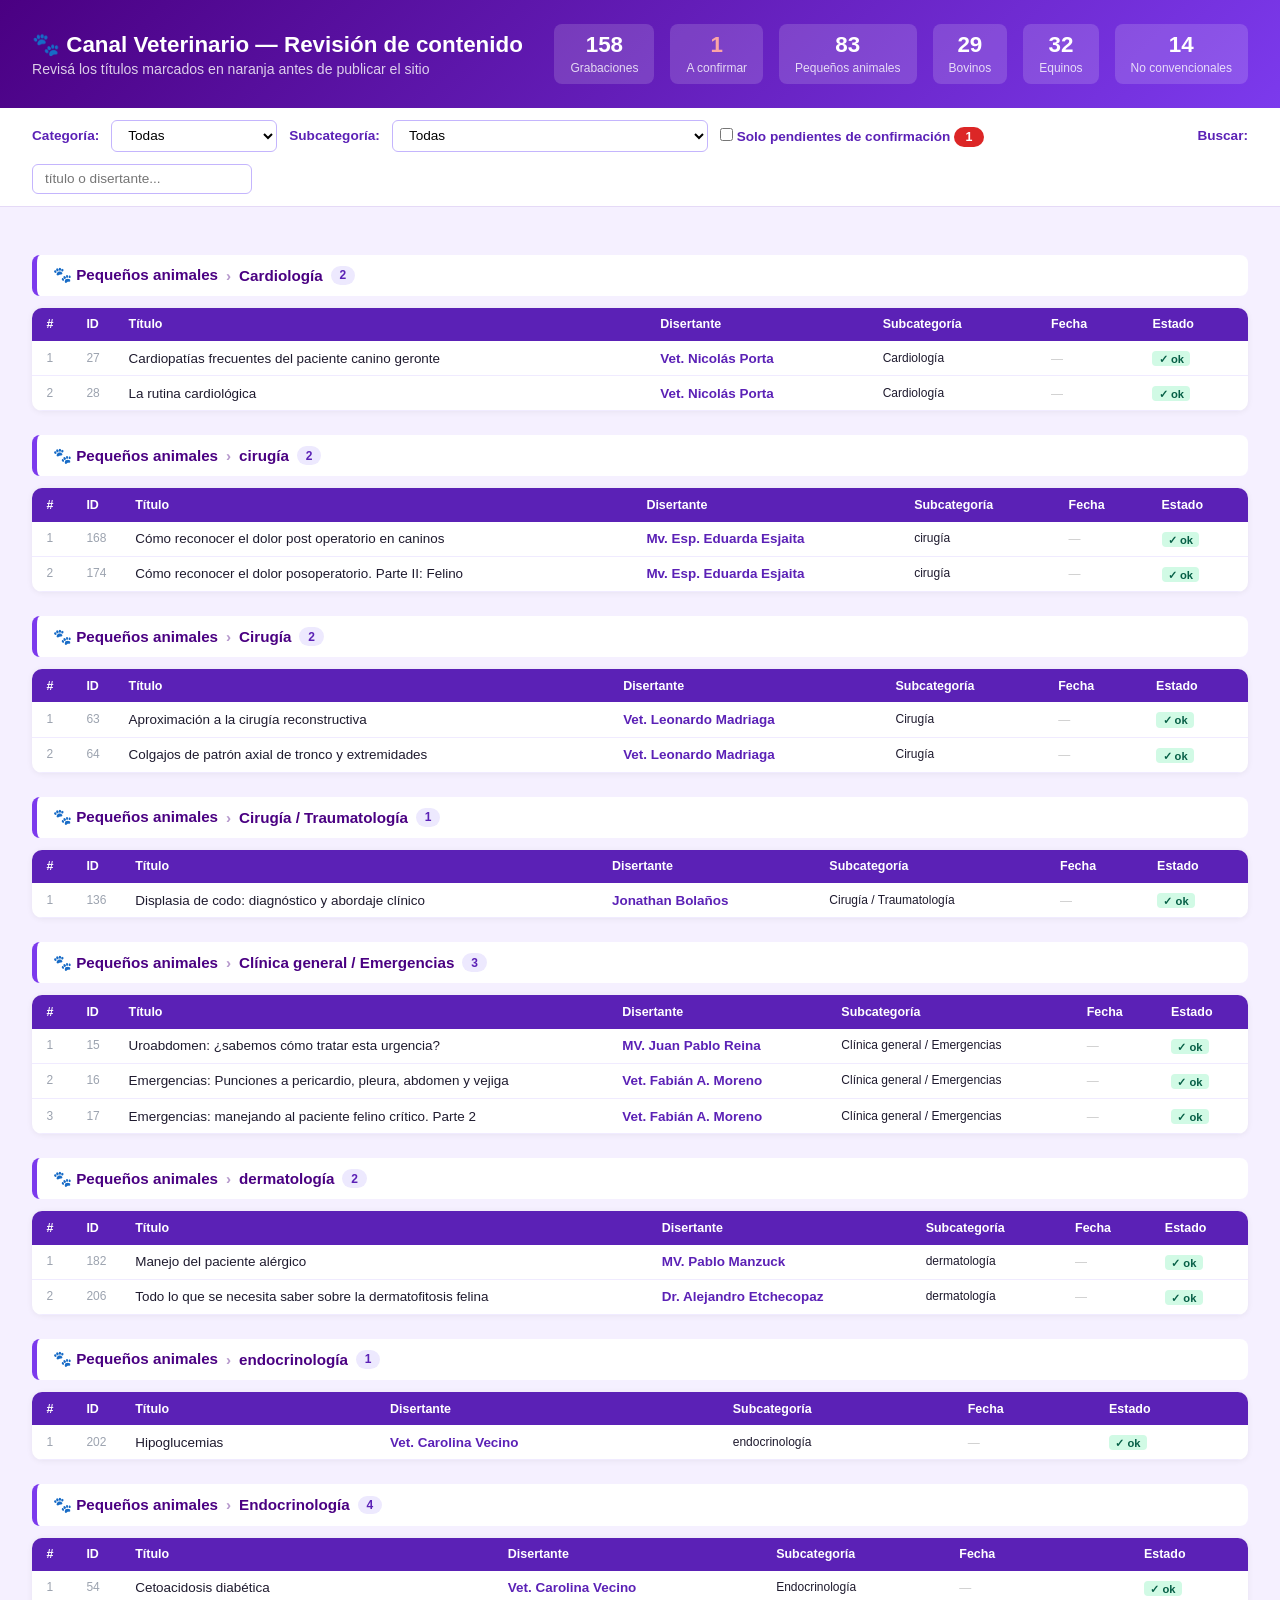
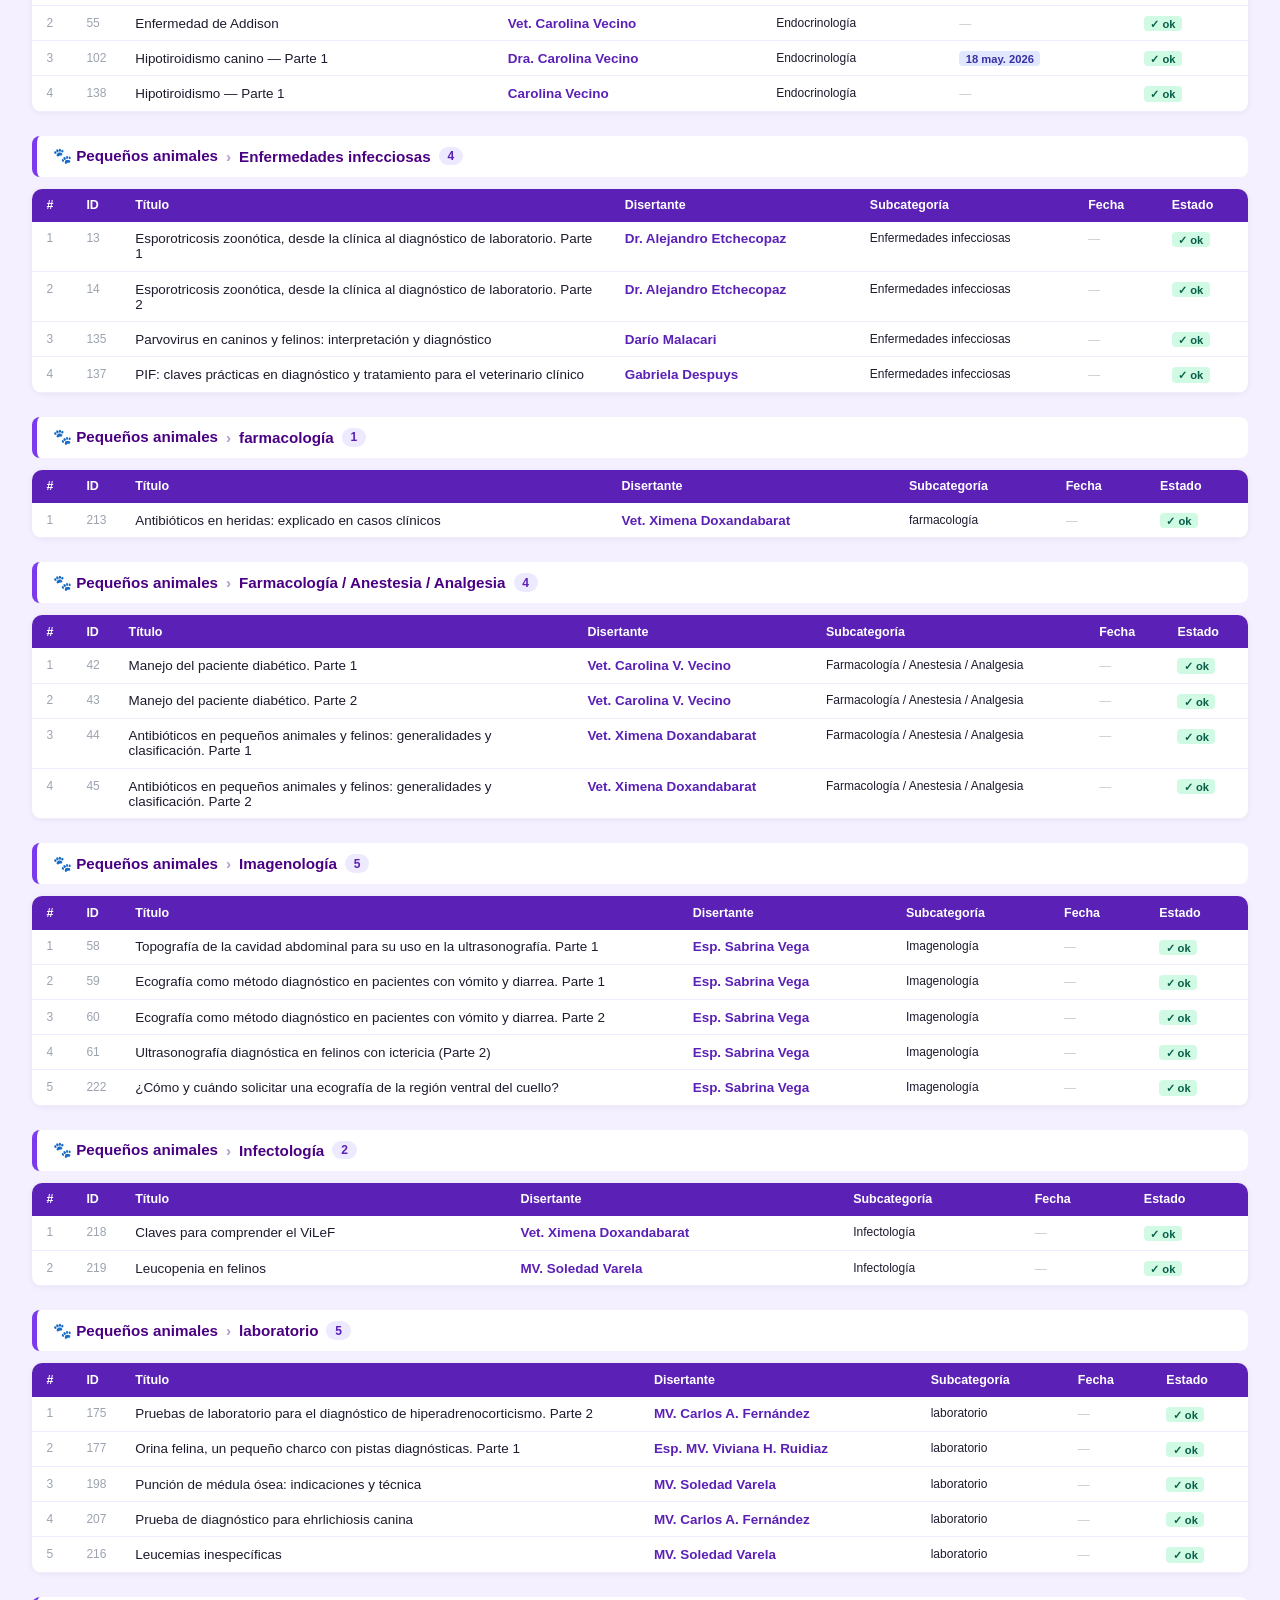
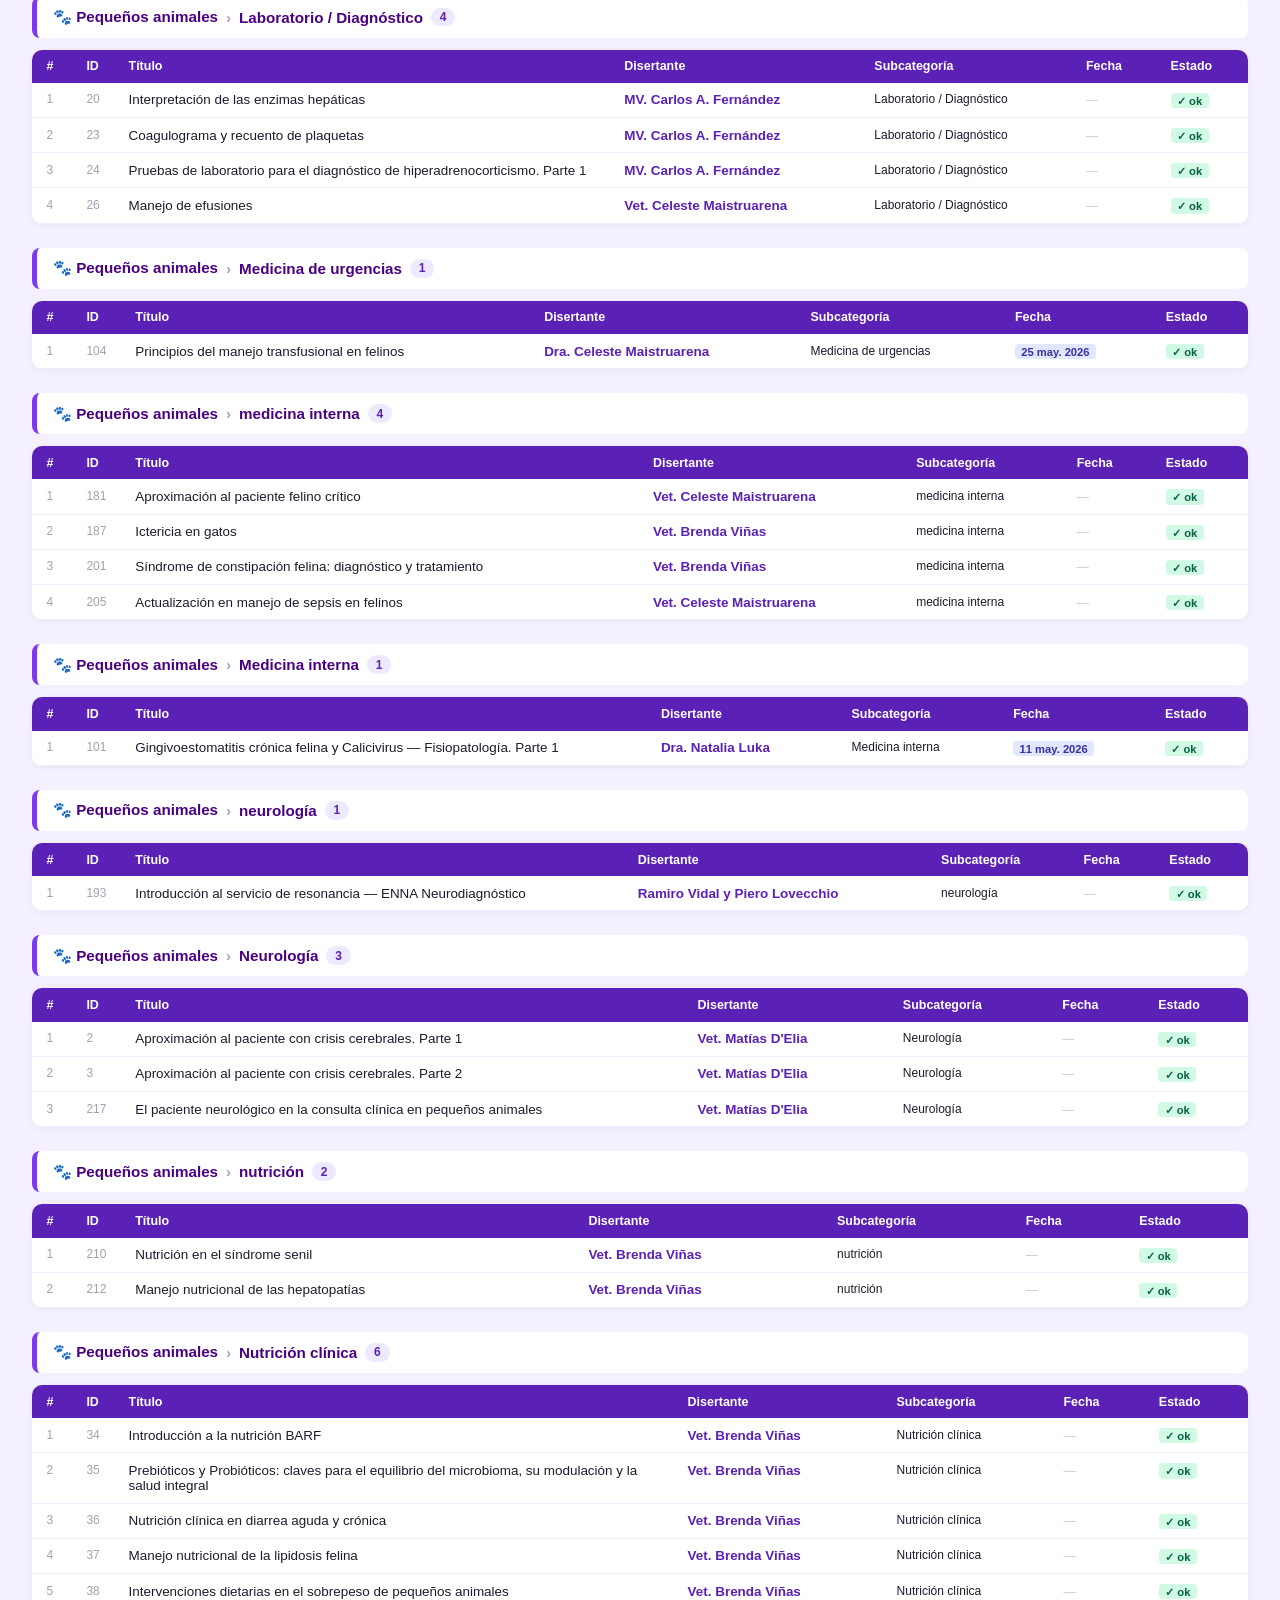
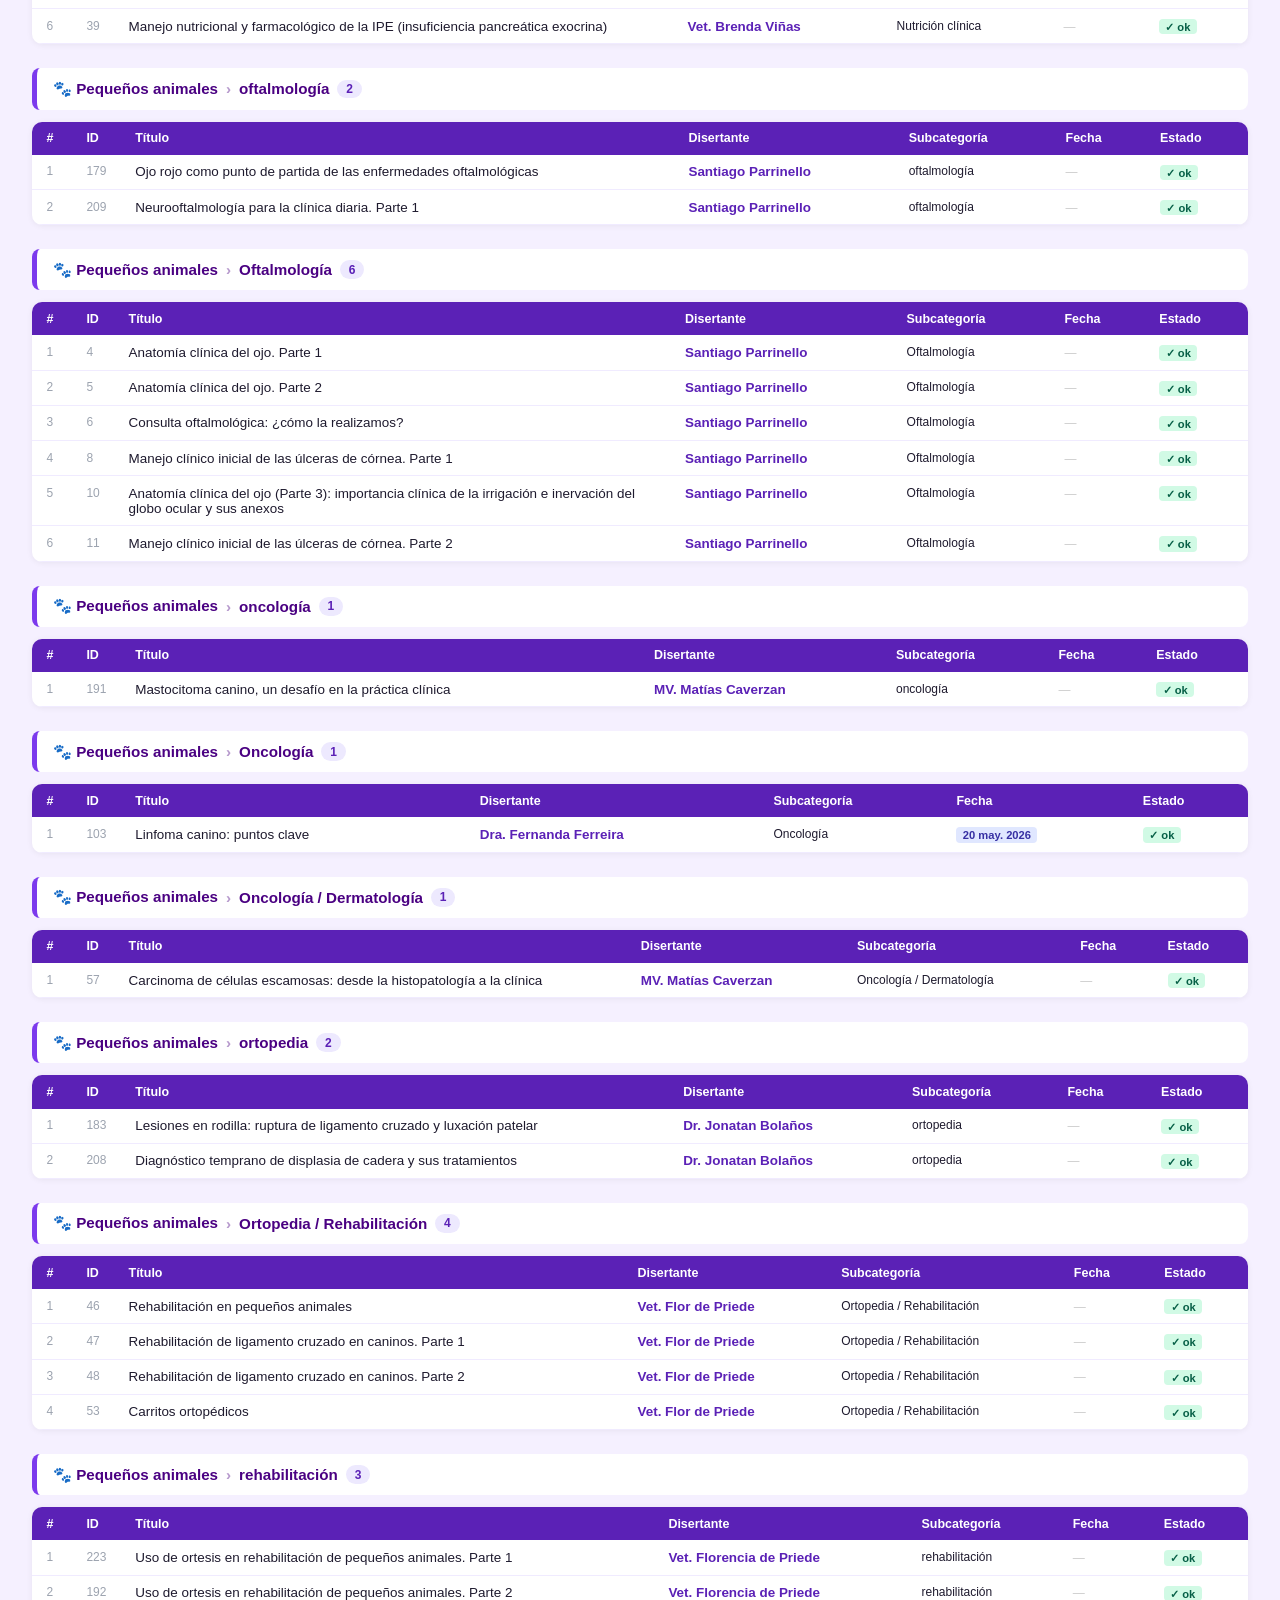
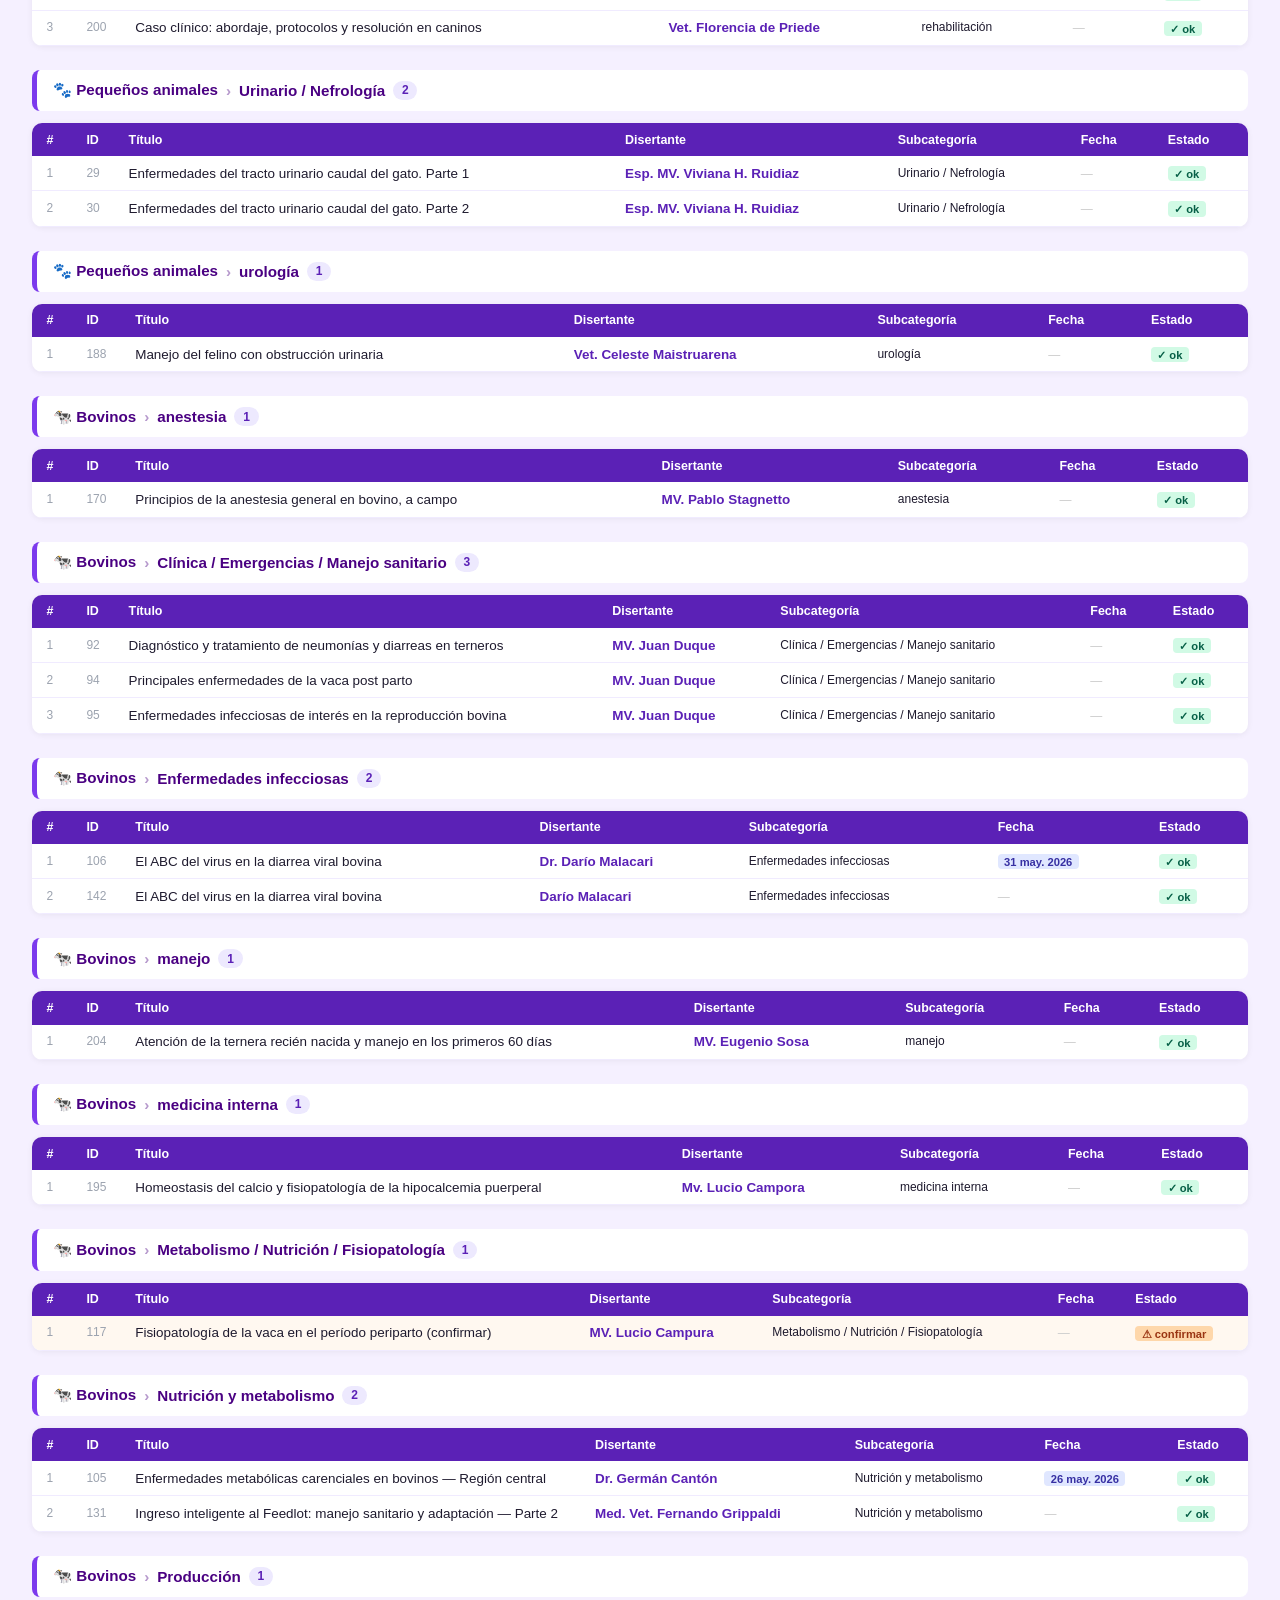
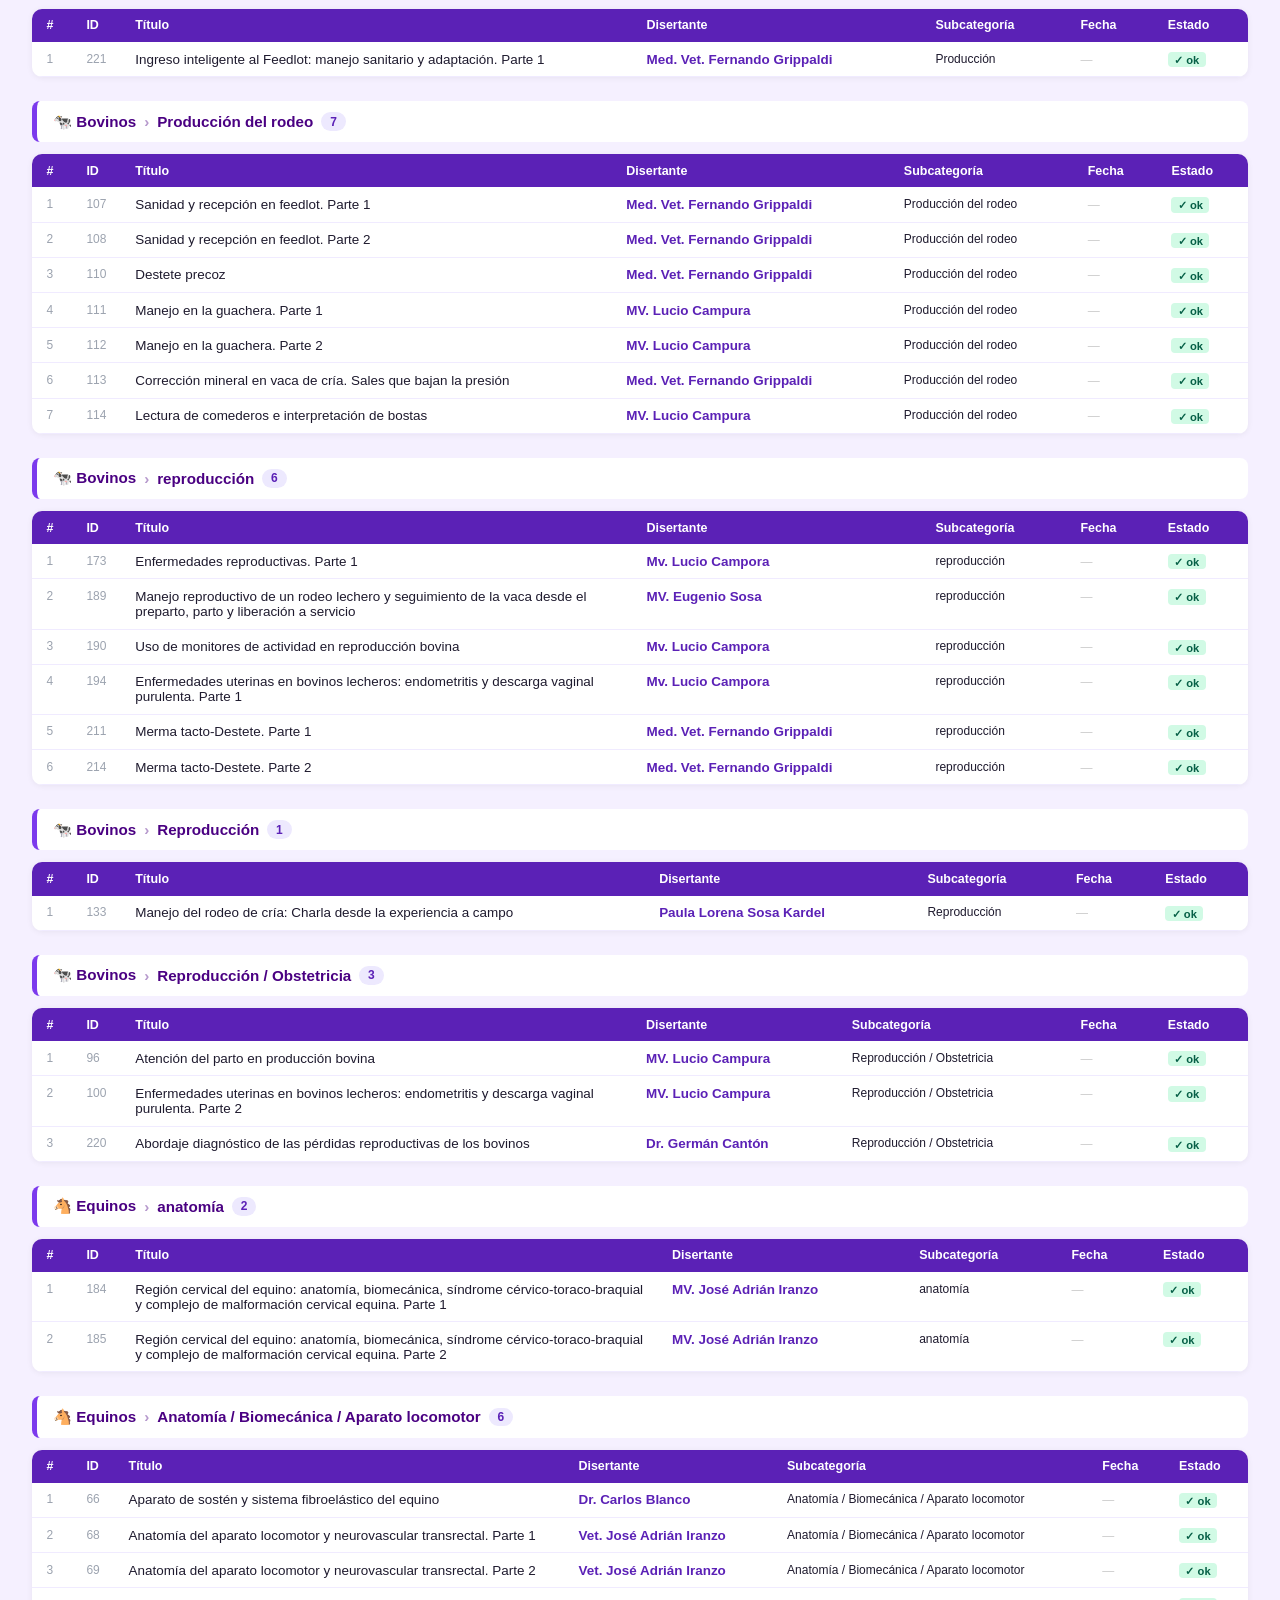
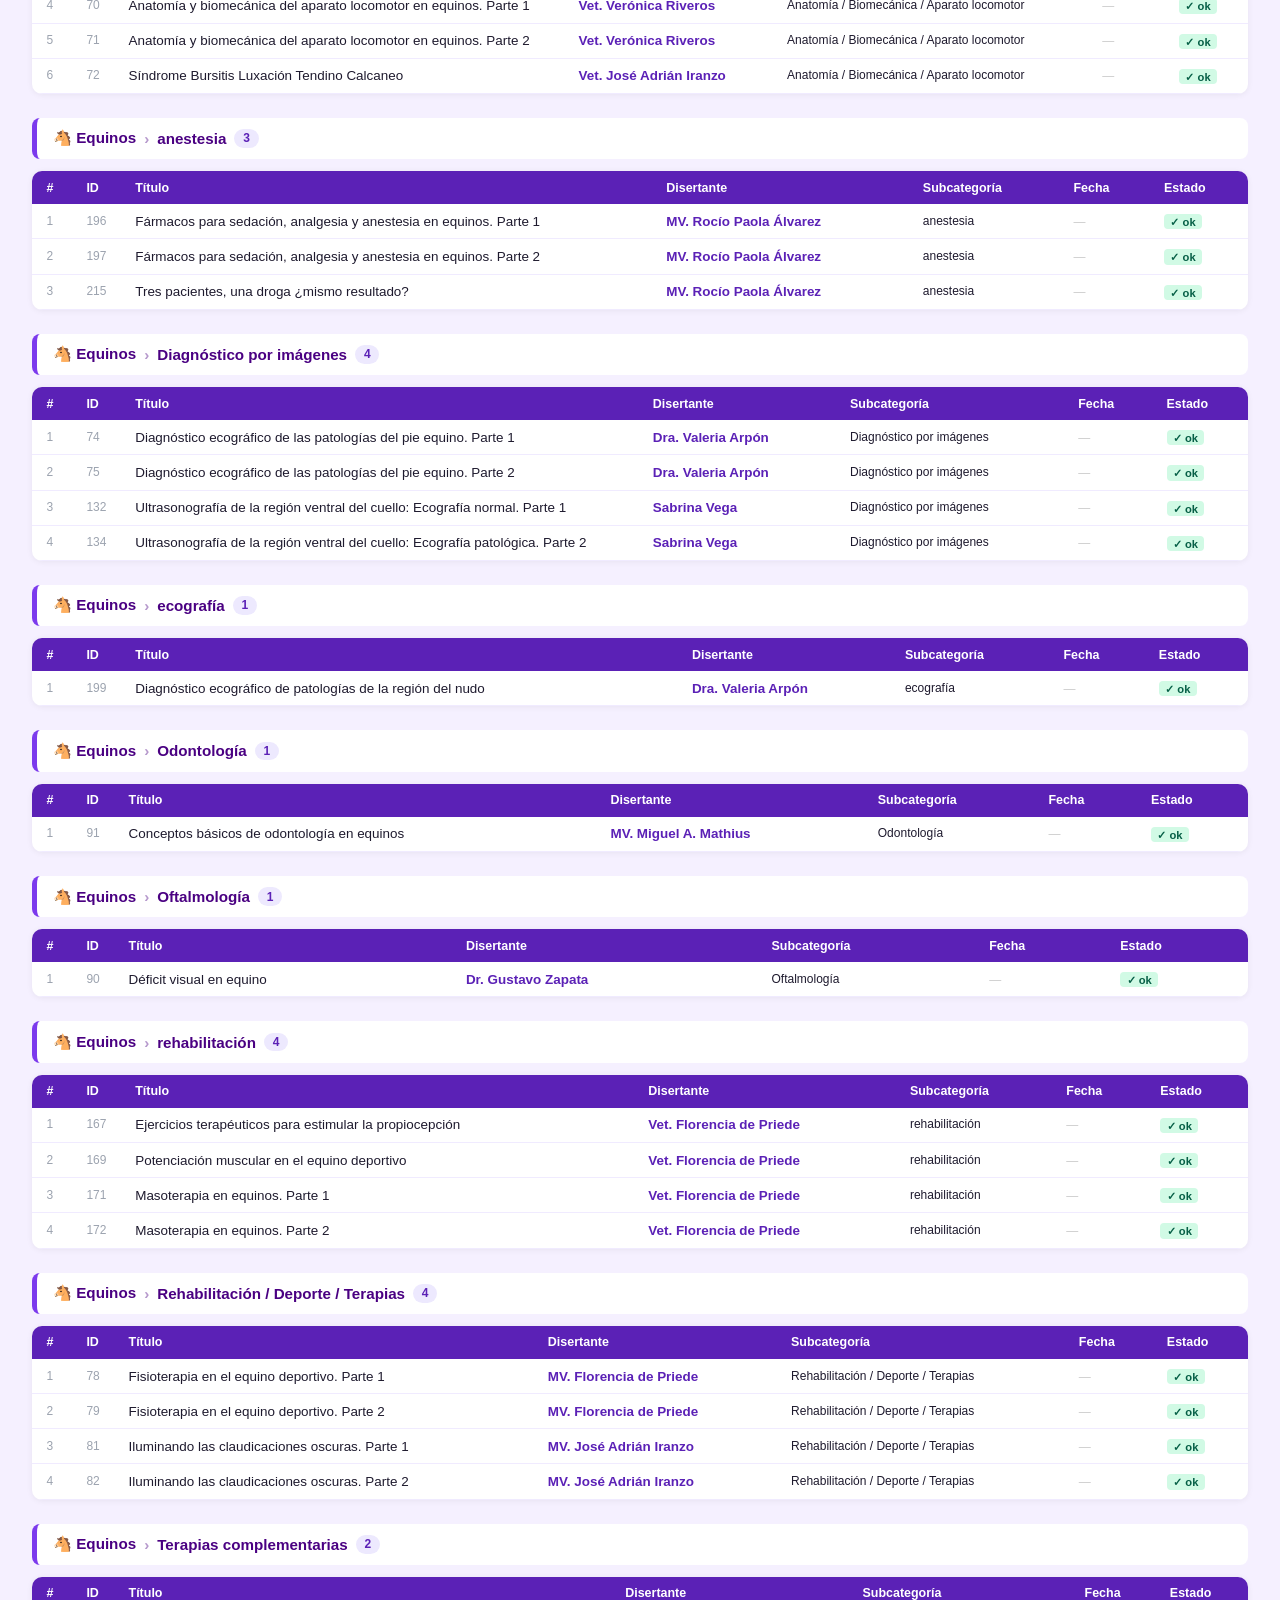
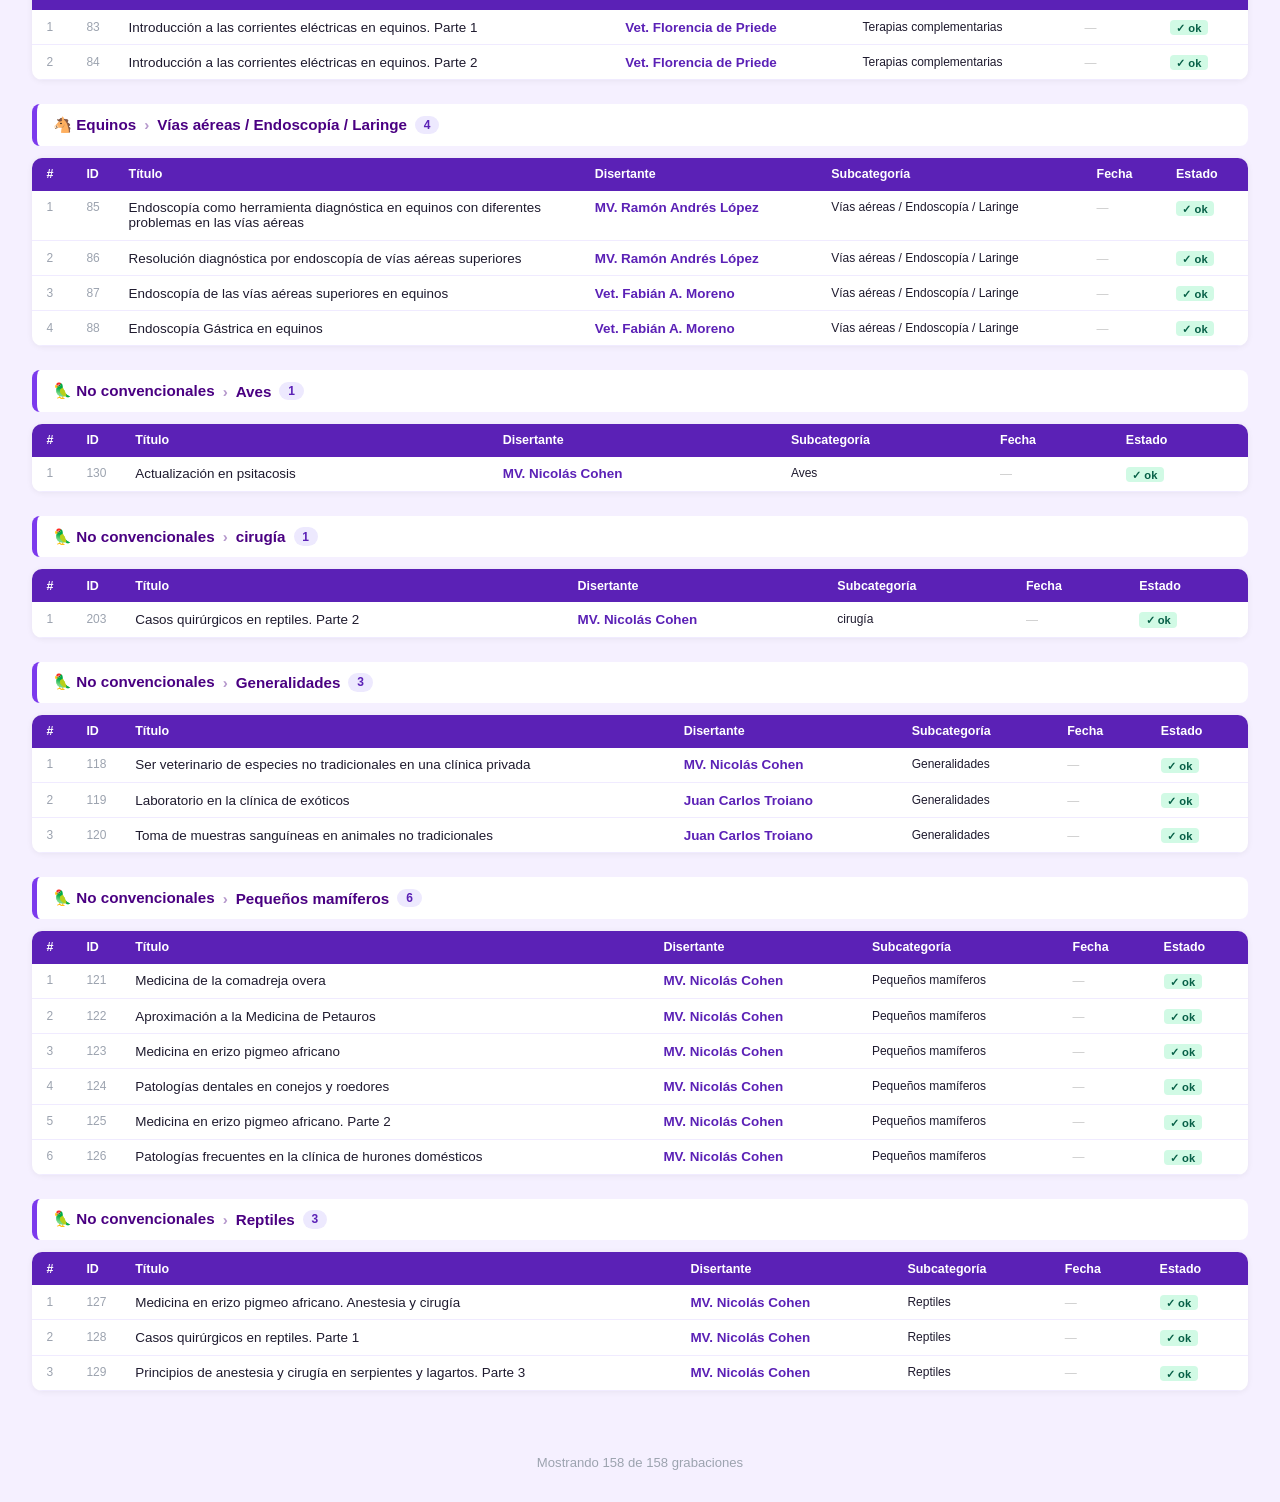
<file: revisar-contenido.html>
<!DOCTYPE html>
<html lang="es">
<head>
  <meta charset="UTF-8" />
  <meta name="viewport" content="width=device-width, initial-scale=1.0" />
  <title>Canal Veterinario — Revisión de contenido</title>
  <style>
    * { box-sizing: border-box; margin: 0; padding: 0; }
    body { font-family: 'Segoe UI', sans-serif; background: #f5f0ff; color: #1e1a2e; }

    header {
      background: linear-gradient(135deg, #4a0082, #7c3aed);
      color: white; padding: 1.5rem 2rem;
      display: flex; align-items: center; justify-content: space-between; flex-wrap: wrap; gap: 1rem;
    }
    header h1 { font-size: 1.4rem; }
    header p  { font-size: .88rem; opacity: .8; margin-top: .2rem; }
    .stats { display: flex; gap: 1rem; flex-wrap: wrap; }
    .stat { background: rgba(255,255,255,.15); border-radius: 8px; padding: .5rem 1rem; text-align: center; }
    .stat strong { display: block; font-size: 1.4rem; }
    .stat span   { font-size: .75rem; opacity: .8; }

    .toolbar {
      background: white; border-bottom: 1px solid #e5daf7;
      padding: .75rem 2rem; display: flex; gap: .75rem; flex-wrap: wrap; align-items: center;
      position: sticky; top: 0; z-index: 50;
    }
    .toolbar label { font-size: .85rem; font-weight: 600; color: #5b21b6; }
    select, input[type=text] {
      padding: .4rem .75rem; border: 1.5px solid #c4b5fd;
      border-radius: 6px; font-size: .85rem; background: white;
    }
    .badge-confirmar-count {
      background: #dc2626; color: white; border-radius: 50px;
      padding: .2rem .7rem; font-size: .78rem; font-weight: 700;
    }

    main { padding: 1.5rem 2rem; max-width: 1400px; margin: 0 auto; }

    .group-header {
      background: white; border-left: 5px solid #7c3aed;
      border-radius: 8px; padding: .7rem 1rem;
      margin: 1.5rem 0 .75rem;
      font-size: .95rem; font-weight: 700; color: #4a0082;
      display: flex; align-items: center; gap: .5rem;
    }
    .group-count { background: #ede9fe; color: #5b21b6; border-radius: 50px; padding: .15rem .55rem; font-size: .75rem; }

    table { width: 100%; border-collapse: collapse; background: white; border-radius: 10px; overflow: hidden; box-shadow: 0 1px 6px rgba(0,0,0,.06); margin-bottom: .5rem; }
    thead th { background: #5b21b6; color: white; padding: .6rem .9rem; font-size: .78rem; text-align: left; white-space: nowrap; }
    tbody tr { border-bottom: 1px solid #f0ebff; transition: background .1s; }
    tbody tr:hover { background: #faf7ff; }
    tbody tr.confirmar { background: #fff8f0; }
    tbody tr.confirmar:hover { background: #fff2e0; }
    td { padding: .6rem .9rem; font-size: .84rem; vertical-align: top; }
    td.id { color: #9ca3af; font-size: .75rem; width: 40px; }
    td.titulo { max-width: 380px; }
    td.disertante { color: #5b21b6; font-weight: 600; white-space: nowrap; }
    td.subcat { font-size: .75rem; }
    .tag-confirmar {
      background: #fed7aa; color: #9a3412;
      border-radius: 4px; padding: .1rem .4rem;
      font-size: .7rem; font-weight: 700; white-space: nowrap;
    }
    .tag-ok {
      background: #d1fae5; color: #065f46;
      border-radius: 4px; padding: .1rem .4rem;
      font-size: .7rem; font-weight: 700;
    }
    .tag-fecha {
      background: #e0e7ff; color: #3730a3;
      border-radius: 4px; padding: .1rem .4rem;
      font-size: .7rem; font-weight: 600;
    }
    .hidden { display: none !important; }

    footer { text-align: center; padding: 2rem; font-size: .82rem; color: #9ca3af; }
  </style>
</head>
<body>

<header>
  <div>
    <h1>🐾 Canal Veterinario — Revisión de contenido</h1>
    <p>Revisá los títulos marcados en naranja antes de publicar el sitio</p>
  </div>
  <div class="stats" id="stats"></div>
</header>

<div class="toolbar">
  <label>Categoría:</label>
  <select id="filtro-cat" onchange="aplicarFiltros()">
    <option value="">Todas</option>
    <option value="pequeños-animales">Pequeños animales</option>
    <option value="bovinos">Bovinos</option>
    <option value="equinos">Equinos</option>
    <option value="no-convencionales">No convencionales</option>
  </select>

  <label>Subcategoría:</label>
  <select id="filtro-subcat" onchange="aplicarFiltros()">
    <option value="">Todas</option>
  </select>

  <label>
    <input type="checkbox" id="solo-confirmar" onchange="aplicarFiltros()" />
    Solo pendientes de confirmación
    <span class="badge-confirmar-count" id="badge-confirmar">0</span>
  </label>

  <label style="margin-left:auto;">Buscar:</label>
  <input type="text" id="busqueda" placeholder="título o disertante..." oninput="aplicarFiltros()" style="width:220px" />
</div>

<main id="main-content"></main>

<footer id="footer-total"></footer>

<!-- Data -->
<script src="data.js"></script>
<script>
function formatFecha(iso) {
  if (!iso) return "";
  const [y,m,d] = iso.split("-");
  const ms = ["ene","feb","mar","abr","may","jun","jul","ago","sep","oct","nov","dic"];
  return `${parseInt(d)} ${ms[parseInt(m)-1]}. ${y}`;
}

// Construye grupos: { "pequeños-animales > Neurología": [...] }
function buildGroups(data) {
  const g = {};
  for (const r of data) {
    const key = `${r.categoria}|||${r.subcategoria || "—"}`;
    if (!g[key]) g[key] = [];
    g[key].push(r);
  }
  return g;
}

const catLabel = {
  "pequeños-animales": "🐾 Pequeños animales",
  "bovinos":           "🐄 Bovinos",
  "equinos":           "🐴 Equinos",
  "no-convencionales": "🦜 No convencionales",
};
const catOrder = ["pequeños-animales","bovinos","equinos","no-convencionales"];

function renderAll(data) {
  const grupos = buildGroups(data);
  const main = document.getElementById("main-content");
  main.innerHTML = "";

  // Ordenar por categoría luego subcategoría
  const keys = Object.keys(grupos).sort((a,b) => {
    const [ca, sa] = a.split("|||");
    const [cb, sb] = b.split("|||");
    const io = catOrder.indexOf(ca) - catOrder.indexOf(cb);
    if (io !== 0) return io;
    return sa.localeCompare(sb, "es");
  });

  let totalMostrado = 0;
  for (const key of keys) {
    const [cat, subcat] = key.split("|||");
    const items = grupos[key];
    totalMostrado += items.length;

    const gh = document.createElement("div");
    gh.className = "group-header";
    gh.innerHTML = `${catLabel[cat] || cat} <span style="opacity:.4">›</span> ${subcat} <span class="group-count">${items.length}</span>`;
    main.appendChild(gh);

    const table = document.createElement("table");
    table.innerHTML = `
      <thead>
        <tr>
          <th>#</th>
          <th>ID</th>
          <th>Título</th>
          <th>Disertante</th>
          <th>Subcategoría</th>
          <th>Fecha</th>
          <th>Estado</th>
        </tr>
      </thead>
      <tbody>
        ${items.map((r,i) => {
          const esConf = r.titulo.includes("confirmar");
          const fecha = formatFecha(r.fecha);
          return `<tr class="${esConf ? 'confirmar' : ''}">
            <td class="id">${i+1}</td>
            <td class="id">${r.id}</td>
            <td class="titulo">${r.titulo}</td>
            <td class="disertante">${r.disertante}</td>
            <td class="subcat">${r.subcategoria || "—"}</td>
            <td>${fecha ? `<span class="tag-fecha">${fecha}</span>` : "<span style='color:#ccc;font-size:.75rem'>—</span>"}</td>
            <td>${esConf ? '<span class="tag-confirmar">⚠ confirmar</span>' : '<span class="tag-ok">✓ ok</span>'}</td>
          </tr>`;
        }).join("")}
      </tbody>`;
    main.appendChild(table);
  }

  document.getElementById("footer-total").textContent =
    `Mostrando ${totalMostrado} de ${GRABACIONES.length} grabaciones`;
}

// Llenar select de subcategorías
function fillSubcats() {
  const sc = [...new Set(GRABACIONES.map(r => r.subcategoria).filter(Boolean))].sort((a,b) => a.localeCompare(b,"es"));
  const sel = document.getElementById("filtro-subcat");
  sc.forEach(s => { const o = document.createElement("option"); o.value = s; o.textContent = s; sel.appendChild(o); });
}

function aplicarFiltros() {
  const cat    = document.getElementById("filtro-cat").value;
  const subcat = document.getElementById("filtro-subcat").value;
  const soloC  = document.getElementById("solo-confirmar").checked;
  const q      = document.getElementById("busqueda").value.toLowerCase();

  const filtrado = GRABACIONES.filter(r => {
    if (cat    && r.categoria    !== cat)    return false;
    if (subcat && r.subcategoria !== subcat) return false;
    if (soloC  && !r.titulo.includes("confirmar")) return false;
    if (q && !r.titulo.toLowerCase().includes(q) && !r.disertante.toLowerCase().includes(q)) return false;
    return true;
  });
  renderAll(filtrado);
}

// Stats header
function renderStats() {
  const total   = GRABACIONES.length;
  const conf    = GRABACIONES.filter(r => r.titulo.includes("confirmar")).length;
  const cats    = {};
  GRABACIONES.forEach(r => { cats[r.categoria] = (cats[r.categoria]||0)+1; });
  const st = document.getElementById("stats");
  st.innerHTML = `
    <div class="stat"><strong>${total}</strong><span>Grabaciones</span></div>
    <div class="stat"><strong style="color:#fca5a5">${conf}</strong><span>A confirmar</span></div>
    ${catOrder.map(c => cats[c] ? `<div class="stat"><strong>${cats[c]}</strong><span>${catLabel[c].split(" ").slice(1).join(" ")}</span></div>` : "").join("")}
  `;
  document.getElementById("badge-confirmar").textContent = conf;
}

// Init
fillSubcats();
renderStats();
renderAll(GRABACIONES);
</script>
</body>
</html>
</file>
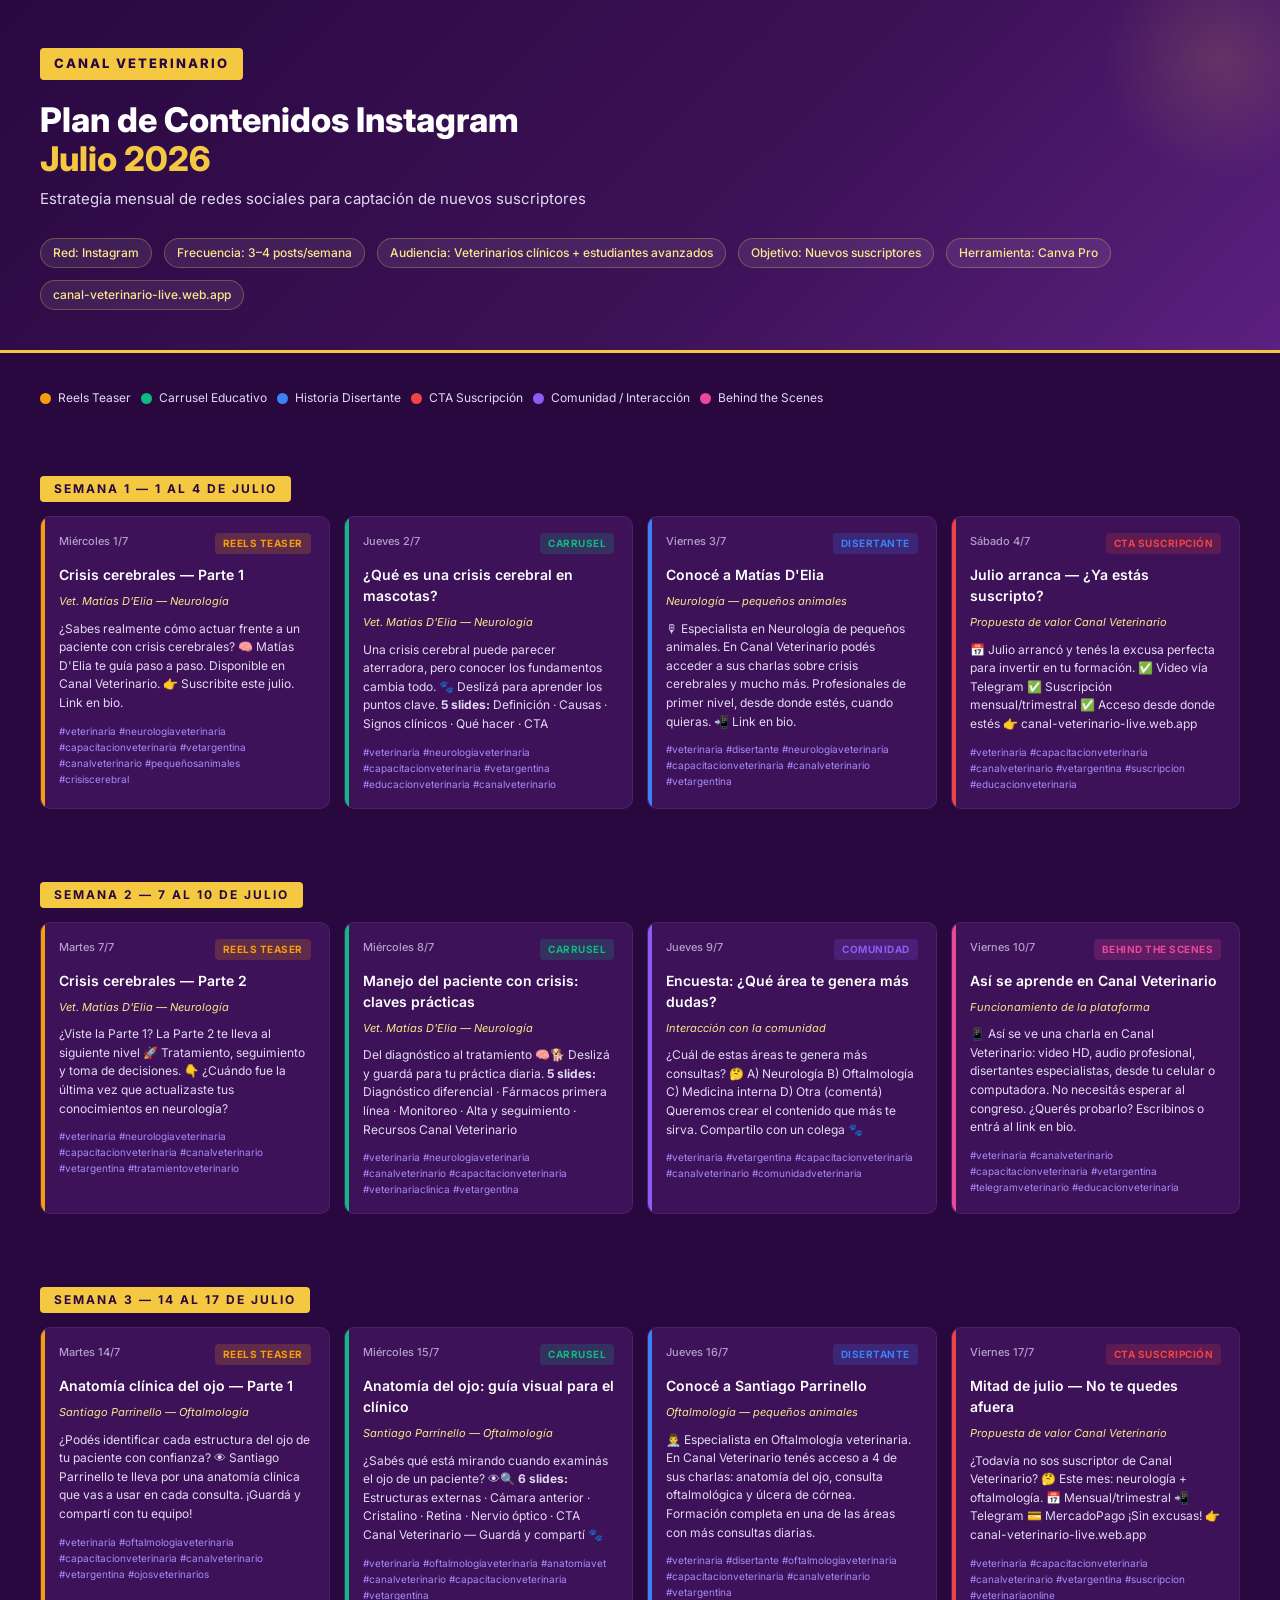
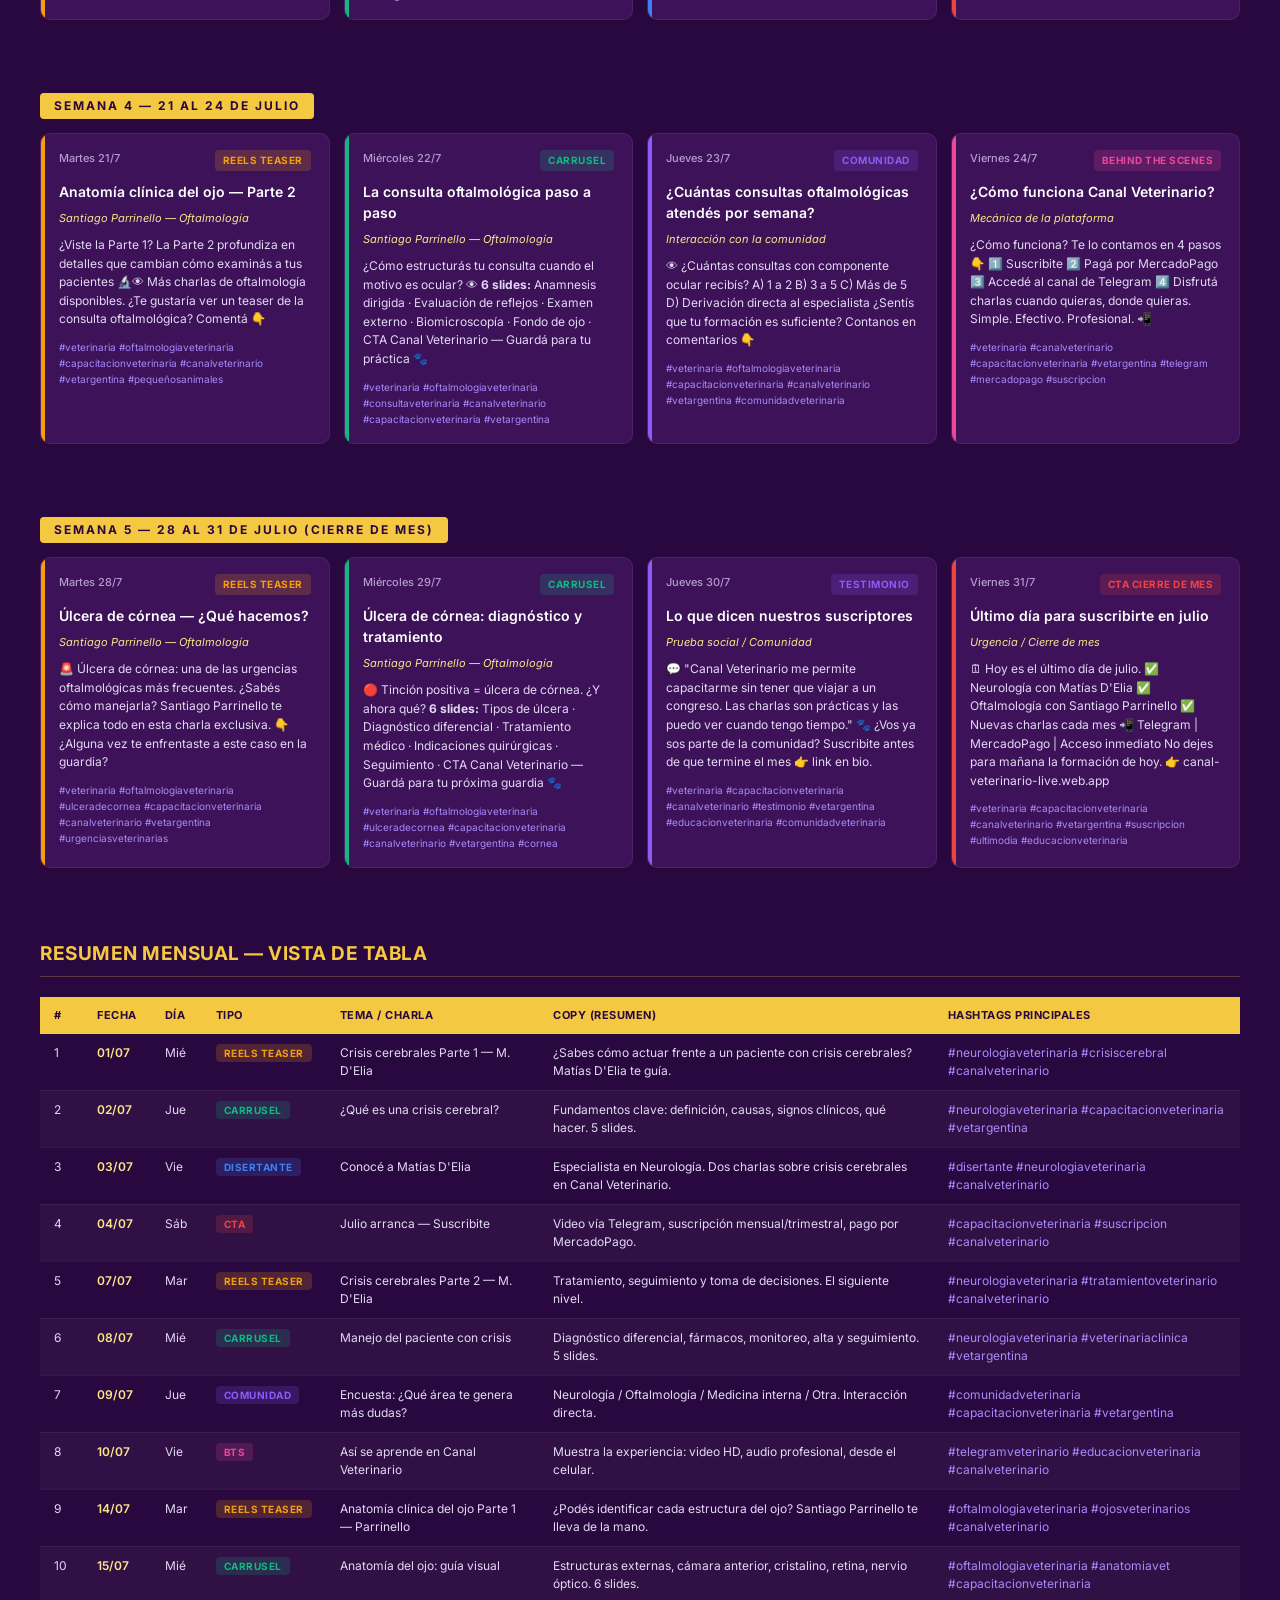
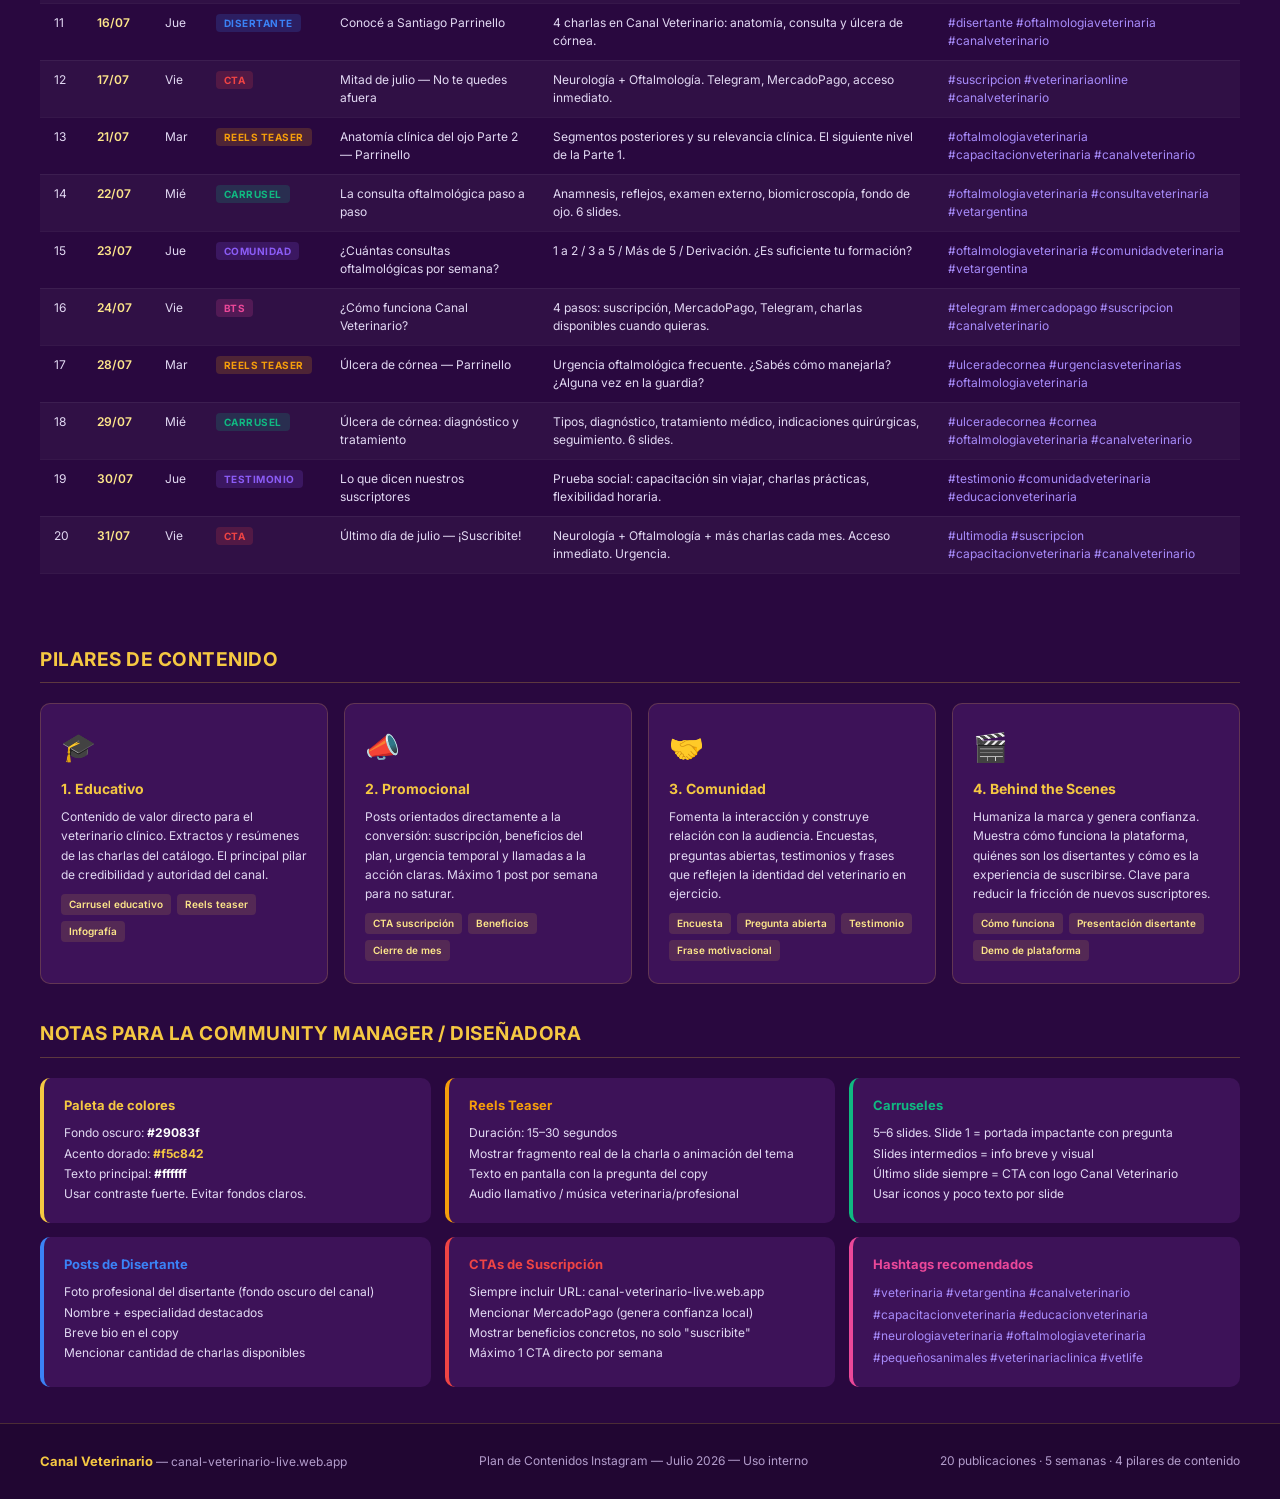
<file: mkt/plan-julio-2026.html>
<!DOCTYPE html>
<html lang="es">
<head>
  <meta charset="UTF-8" />
  <meta name="viewport" content="width=device-width, initial-scale=1.0" />
  <title>Plan de Contenidos Instagram — Julio 2026 — Canal Veterinario</title>
  <style>
    @import url('https://fonts.googleapis.com/css2?family=Inter:wght@300;400;500;600;700;800&display=swap');

    * {
      margin: 0;
      padding: 0;
      box-sizing: border-box;
    }

    :root {
      --bg-dark:      #29083f;
      --bg-medium:    #3d1258;
      --bg-light:     #4e1a70;
      --gold:         #f5c842;
      --gold-light:   #fde68a;
      --gold-dark:    #d4a017;
      --white:        #ffffff;
      --gray-light:   #e2d9f3;
      --gray-mid:     #b39dcc;
      --accent-blue:  #a78bfa;
      --tag-reel:     #f59e0b;
      --tag-carrusel: #10b981;
      --tag-disertante: #3b82f6;
      --tag-cta:      #ef4444;
      --tag-comunidad: #8b5cf6;
      --tag-bts:      #ec4899;
    }

    body {
      font-family: 'Inter', system-ui, -apple-system, sans-serif;
      background: var(--bg-dark);
      color: var(--white);
      line-height: 1.5;
    }

    /* ─── HEADER ─────────────────────────────────────────────── */
    .page-header {
      background: linear-gradient(135deg, var(--bg-dark) 0%, var(--bg-medium) 60%, #5c2080 100%);
      padding: 48px 40px 40px;
      border-bottom: 3px solid var(--gold);
      position: relative;
      overflow: hidden;
    }
    .page-header::before {
      content: '';
      position: absolute;
      top: -60px; right: -60px;
      width: 240px; height: 240px;
      border-radius: 50%;
      background: radial-gradient(circle, rgba(245,200,66,0.15) 0%, transparent 70%);
    }
    .header-logo {
      display: inline-block;
      background: var(--gold);
      color: var(--bg-dark);
      font-weight: 800;
      font-size: 13px;
      letter-spacing: 2px;
      text-transform: uppercase;
      padding: 6px 14px;
      border-radius: 4px;
      margin-bottom: 20px;
    }
    .header-title {
      font-size: 34px;
      font-weight: 800;
      color: var(--white);
      line-height: 1.15;
      margin-bottom: 10px;
    }
    .header-title span {
      color: var(--gold);
    }
    .header-subtitle {
      font-size: 15px;
      color: var(--gray-light);
      font-weight: 400;
      margin-bottom: 28px;
    }
    .header-meta {
      display: flex;
      flex-wrap: wrap;
      gap: 12px;
    }
    .meta-pill {
      background: rgba(255,255,255,0.08);
      border: 1px solid rgba(245,200,66,0.3);
      color: var(--gold-light);
      font-size: 12px;
      font-weight: 500;
      padding: 5px 12px;
      border-radius: 20px;
    }

    /* ─── PILARES SUMMARY ────────────────────────────────────── */
    .section {
      padding: 36px 40px;
    }
    .section-title {
      font-size: 19px;
      font-weight: 700;
      color: var(--gold);
      letter-spacing: 0.5px;
      margin-bottom: 20px;
      padding-bottom: 8px;
      border-bottom: 1px solid rgba(245,200,66,0.25);
      text-transform: uppercase;
    }

    /* ─── LEGEND ─────────────────────────────────────────────── */
    .legend {
      display: flex;
      flex-wrap: wrap;
      gap: 10px;
      margin-bottom: 32px;
    }
    .legend-item {
      display: flex;
      align-items: center;
      gap: 7px;
      font-size: 12px;
      color: var(--gray-light);
    }
    .legend-dot {
      width: 11px; height: 11px;
      border-radius: 50%;
      flex-shrink: 0;
    }

    /* ─── WEEK BLOCK ──────────────────────────────────────────── */
    .week-block {
      margin-bottom: 36px;
    }
    .week-label {
      font-size: 12px;
      font-weight: 700;
      letter-spacing: 2px;
      text-transform: uppercase;
      color: var(--bg-dark);
      background: var(--gold);
      display: inline-block;
      padding: 4px 14px;
      border-radius: 4px;
      margin-bottom: 14px;
    }

    /* ─── POST CARDS ─────────────────────────────────────────── */
    .posts-grid {
      display: grid;
      grid-template-columns: repeat(auto-fill, minmax(280px, 1fr));
      gap: 14px;
    }
    .post-card {
      background: var(--bg-medium);
      border: 1px solid rgba(255,255,255,0.07);
      border-radius: 10px;
      padding: 16px 18px;
      position: relative;
      overflow: hidden;
    }
    .post-card::before {
      content: '';
      position: absolute;
      top: 0; left: 0;
      width: 4px; height: 100%;
      border-radius: 10px 0 0 10px;
    }
    .post-card.reel::before      { background: var(--tag-reel); }
    .post-card.carrusel::before  { background: var(--tag-carrusel); }
    .post-card.disertante::before{ background: var(--tag-disertante); }
    .post-card.cta::before       { background: var(--tag-cta); }
    .post-card.comunidad::before { background: var(--tag-comunidad); }
    .post-card.bts::before       { background: var(--tag-bts); }

    .card-top {
      display: flex;
      justify-content: space-between;
      align-items: flex-start;
      margin-bottom: 10px;
    }
    .card-date {
      font-size: 11px;
      color: var(--gray-mid);
      font-weight: 500;
    }
    .card-weekday {
      font-size: 11px;
      color: var(--gold);
      font-weight: 600;
    }
    .type-badge {
      font-size: 10px;
      font-weight: 700;
      letter-spacing: 0.5px;
      text-transform: uppercase;
      padding: 3px 8px;
      border-radius: 4px;
      white-space: nowrap;
      flex-shrink: 0;
    }
    .type-badge.reel       { background: rgba(245,158,11,0.18);  color: var(--tag-reel); }
    .type-badge.carrusel   { background: rgba(16,185,129,0.18);  color: var(--tag-carrusel); }
    .type-badge.disertante { background: rgba(59,130,246,0.18);  color: var(--tag-disertante); }
    .type-badge.cta        { background: rgba(239,68,68,0.18);   color: var(--tag-cta); }
    .type-badge.comunidad  { background: rgba(139,92,246,0.18);  color: var(--tag-comunidad); }
    .type-badge.bts        { background: rgba(236,72,153,0.18);  color: var(--tag-bts); }

    .card-title {
      font-size: 14px;
      font-weight: 600;
      color: var(--white);
      margin-bottom: 8px;
    }
    .card-charla {
      font-size: 11px;
      color: var(--gold-light);
      margin-bottom: 10px;
      font-style: italic;
    }
    .card-copy {
      font-size: 12px;
      color: var(--gray-light);
      line-height: 1.55;
      margin-bottom: 10px;
    }
    .card-hashtags {
      font-size: 10px;
      color: var(--accent-blue);
      line-height: 1.6;
      word-break: break-word;
    }

    /* ─── FULL TABLE VIEW ────────────────────────────────────── */
    .table-wrap {
      overflow-x: auto;
    }
    table {
      width: 100%;
      border-collapse: collapse;
      font-size: 12px;
    }
    thead tr {
      background: var(--gold);
      color: var(--bg-dark);
    }
    thead th {
      padding: 10px 14px;
      text-align: left;
      font-weight: 700;
      font-size: 11px;
      letter-spacing: 0.5px;
      text-transform: uppercase;
      white-space: nowrap;
    }
    tbody tr {
      border-bottom: 1px solid rgba(255,255,255,0.06);
    }
    tbody tr:nth-child(even) {
      background: rgba(255,255,255,0.03);
    }
    tbody tr:hover {
      background: rgba(245,200,66,0.05);
    }
    tbody td {
      padding: 10px 14px;
      vertical-align: top;
      color: var(--gray-light);
    }
    tbody td.fecha-col {
      white-space: nowrap;
      color: var(--gold-light);
      font-weight: 600;
    }
    tbody td.tipo-col {
      white-space: nowrap;
    }
    tbody td.copy-col {
      min-width: 260px;
      line-height: 1.5;
    }
    tbody td.hash-col {
      color: var(--accent-blue);
      min-width: 180px;
    }

    /* ─── PILARES SECTION ────────────────────────────────────── */
    .pilares-grid {
      display: grid;
      grid-template-columns: repeat(auto-fill, minmax(240px, 1fr));
      gap: 16px;
      margin-top: 4px;
    }
    .pilar-card {
      background: var(--bg-medium);
      border-radius: 10px;
      padding: 22px 20px;
      border: 1px solid rgba(245,200,66,0.2);
    }
    .pilar-icon {
      font-size: 28px;
      margin-bottom: 10px;
      display: block;
    }
    .pilar-name {
      font-size: 14px;
      font-weight: 700;
      color: var(--gold);
      margin-bottom: 8px;
    }
    .pilar-desc {
      font-size: 12px;
      color: var(--gray-light);
      line-height: 1.6;
      margin-bottom: 10px;
    }
    .pilar-formats {
      display: flex;
      flex-wrap: wrap;
      gap: 6px;
    }
    .pilar-tag {
      font-size: 10px;
      font-weight: 600;
      background: rgba(245,200,66,0.12);
      color: var(--gold-light);
      padding: 3px 8px;
      border-radius: 4px;
    }

    /* ─── FOOTER ─────────────────────────────────────────────── */
    .page-footer {
      padding: 28px 40px;
      background: rgba(0,0,0,0.2);
      border-top: 1px solid rgba(245,200,66,0.2);
      display: flex;
      justify-content: space-between;
      align-items: center;
      flex-wrap: wrap;
      gap: 12px;
      font-size: 12px;
      color: var(--gray-mid);
    }
    .footer-brand {
      font-weight: 700;
      color: var(--gold);
      font-size: 13px;
    }

    /* ─── PRINT STYLES ───────────────────────────────────────── */
    @media print {
      body { background: #29083f; -webkit-print-color-adjust: exact; print-color-adjust: exact; }
      .week-block { page-break-inside: avoid; }
      .pilar-card { page-break-inside: avoid; }
    }
  </style>
</head>
<body>

  <!-- ══════════════════ HEADER ══════════════════ -->
  <header class="page-header">
    <div class="header-logo">Canal Veterinario</div>
    <h1 class="header-title">Plan de Contenidos Instagram<br><span>Julio 2026</span></h1>
    <p class="header-subtitle">Estrategia mensual de redes sociales para captación de nuevos suscriptores</p>
    <div class="header-meta">
      <span class="meta-pill">Red: Instagram</span>
      <span class="meta-pill">Frecuencia: 3–4 posts/semana</span>
      <span class="meta-pill">Audiencia: Veterinarios clínicos + estudiantes avanzados</span>
      <span class="meta-pill">Objetivo: Nuevos suscriptores</span>
      <span class="meta-pill">Herramienta: Canva Pro</span>
      <span class="meta-pill">canal-veterinario-live.web.app</span>
    </div>
  </header>

  <!-- ══════════════════ LEYENDA ══════════════════ -->
  <div class="section" style="padding-bottom: 0;">
    <div class="legend">
      <div class="legend-item"><div class="legend-dot" style="background:var(--tag-reel)"></div>Reels Teaser</div>
      <div class="legend-item"><div class="legend-dot" style="background:var(--tag-carrusel)"></div>Carrusel Educativo</div>
      <div class="legend-item"><div class="legend-dot" style="background:var(--tag-disertante)"></div>Historia Disertante</div>
      <div class="legend-item"><div class="legend-dot" style="background:var(--tag-cta)"></div>CTA Suscripción</div>
      <div class="legend-item"><div class="legend-dot" style="background:var(--tag-comunidad)"></div>Comunidad / Interacción</div>
      <div class="legend-item"><div class="legend-dot" style="background:var(--tag-bts)"></div>Behind the Scenes</div>
    </div>
  </div>

  <!-- ══════════════════ SEMANA 1 ══════════════════ -->
  <div class="section">
    <div class="week-label">Semana 1 — 1 al 4 de julio</div>
    <div class="posts-grid">

      <div class="post-card reel">
        <div class="card-top">
          <div><div class="card-date">Miércoles 1/7</div></div>
          <span class="type-badge reel">Reels Teaser</span>
        </div>
        <div class="card-title">Crisis cerebrales — Parte 1</div>
        <div class="card-charla">Vet. Matías D'Elia — Neurología</div>
        <div class="card-copy">¿Sabes realmente cómo actuar frente a un paciente con crisis cerebrales? 🧠 Matías D'Elia te guía paso a paso. Disponible en Canal Veterinario. 👉 Suscribite este julio. Link en bio.</div>
        <div class="card-hashtags">#veterinaria #neurologiaveterinaria #capacitacionveterinaria #vetargentina #canalveterinario #pequeñosanimales #crisiscerebral</div>
      </div>

      <div class="post-card carrusel">
        <div class="card-top">
          <div><div class="card-date">Jueves 2/7</div></div>
          <span class="type-badge carrusel">Carrusel</span>
        </div>
        <div class="card-title">¿Qué es una crisis cerebral en mascotas?</div>
        <div class="card-charla">Vet. Matías D'Elia — Neurología</div>
        <div class="card-copy">Una crisis cerebral puede parecer aterradora, pero conocer los fundamentos cambia todo. 🐾 Deslizá para aprender los puntos clave. <strong>5 slides:</strong> Definición · Causas · Signos clínicos · Qué hacer · CTA</div>
        <div class="card-hashtags">#veterinaria #neurologiaveterinaria #capacitacionveterinaria #vetargentina #educacionveterinaria #canalveterinario</div>
      </div>

      <div class="post-card disertante">
        <div class="card-top">
          <div><div class="card-date">Viernes 3/7</div></div>
          <span class="type-badge disertante">Disertante</span>
        </div>
        <div class="card-title">Conocé a Matías D'Elia</div>
        <div class="card-charla">Neurología — pequeños animales</div>
        <div class="card-copy">🎙 Especialista en Neurología de pequeños animales. En Canal Veterinario podés acceder a sus charlas sobre crisis cerebrales y mucho más. Profesionales de primer nivel, desde donde estés, cuando quieras. 📲 Link en bio.</div>
        <div class="card-hashtags">#veterinaria #disertante #neurologiaveterinaria #capacitacionveterinaria #canalveterinario #vetargentina</div>
      </div>

      <div class="post-card cta">
        <div class="card-top">
          <div><div class="card-date">Sábado 4/7</div></div>
          <span class="type-badge cta">CTA Suscripción</span>
        </div>
        <div class="card-title">Julio arranca — ¿Ya estás suscripto?</div>
        <div class="card-charla">Propuesta de valor Canal Veterinario</div>
        <div class="card-copy">📅 Julio arrancó y tenés la excusa perfecta para invertir en tu formación. ✅ Video vía Telegram ✅ Suscripción mensual/trimestral ✅ Acceso desde donde estés 👉 canal-veterinario-live.web.app</div>
        <div class="card-hashtags">#veterinaria #capacitacionveterinaria #canalveterinario #vetargentina #suscripcion #educacionveterinaria</div>
      </div>

    </div>
  </div>

  <!-- ══════════════════ SEMANA 2 ══════════════════ -->
  <div class="section">
    <div class="week-label">Semana 2 — 7 al 10 de julio</div>
    <div class="posts-grid">

      <div class="post-card reel">
        <div class="card-top">
          <div><div class="card-date">Martes 7/7</div></div>
          <span class="type-badge reel">Reels Teaser</span>
        </div>
        <div class="card-title">Crisis cerebrales — Parte 2</div>
        <div class="card-charla">Vet. Matías D'Elia — Neurología</div>
        <div class="card-copy">¿Viste la Parte 1? La Parte 2 te lleva al siguiente nivel 🚀 Tratamiento, seguimiento y toma de decisiones. 👇 ¿Cuándo fue la última vez que actualizaste tus conocimientos en neurología?</div>
        <div class="card-hashtags">#veterinaria #neurologiaveterinaria #capacitacionveterinaria #canalveterinario #vetargentina #tratamientoveterinario</div>
      </div>

      <div class="post-card carrusel">
        <div class="card-top">
          <div><div class="card-date">Miércoles 8/7</div></div>
          <span class="type-badge carrusel">Carrusel</span>
        </div>
        <div class="card-title">Manejo del paciente con crisis: claves prácticas</div>
        <div class="card-charla">Vet. Matías D'Elia — Neurología</div>
        <div class="card-copy">Del diagnóstico al tratamiento 🧠🐕 Deslizá y guardá para tu práctica diaria. <strong>5 slides:</strong> Diagnóstico diferencial · Fármacos primera línea · Monitoreo · Alta y seguimiento · Recursos Canal Veterinario</div>
        <div class="card-hashtags">#veterinaria #neurologiaveterinaria #canalveterinario #capacitacionveterinaria #veterinariaclinica #vetargentina</div>
      </div>

      <div class="post-card comunidad">
        <div class="card-top">
          <div><div class="card-date">Jueves 9/7</div></div>
          <span class="type-badge comunidad">Comunidad</span>
        </div>
        <div class="card-title">Encuesta: ¿Qué área te genera más dudas?</div>
        <div class="card-charla">Interacción con la comunidad</div>
        <div class="card-copy">¿Cuál de estas áreas te genera más consultas? 🤔 A) Neurología B) Oftalmología C) Medicina interna D) Otra (comentá) Queremos crear el contenido que más te sirva. Compartilo con un colega 🐾</div>
        <div class="card-hashtags">#veterinaria #vetargentina #capacitacionveterinaria #canalveterinario #comunidadveterinaria</div>
      </div>

      <div class="post-card bts">
        <div class="card-top">
          <div><div class="card-date">Viernes 10/7</div></div>
          <span class="type-badge bts">Behind the Scenes</span>
        </div>
        <div class="card-title">Así se aprende en Canal Veterinario</div>
        <div class="card-charla">Funcionamiento de la plataforma</div>
        <div class="card-copy">📱 Así se ve una charla en Canal Veterinario: video HD, audio profesional, disertantes especialistas, desde tu celular o computadora. No necesitás esperar al congreso. ¿Querés probarlo? Escribinos o entrá al link en bio.</div>
        <div class="card-hashtags">#veterinaria #canalveterinario #capacitacionveterinaria #vetargentina #telegramveterinario #educacionveterinaria</div>
      </div>

    </div>
  </div>

  <!-- ══════════════════ SEMANA 3 ══════════════════ -->
  <div class="section">
    <div class="week-label">Semana 3 — 14 al 17 de julio</div>
    <div class="posts-grid">

      <div class="post-card reel">
        <div class="card-top">
          <div><div class="card-date">Martes 14/7</div></div>
          <span class="type-badge reel">Reels Teaser</span>
        </div>
        <div class="card-title">Anatomía clínica del ojo — Parte 1</div>
        <div class="card-charla">Santiago Parrinello — Oftalmología</div>
        <div class="card-copy">¿Podés identificar cada estructura del ojo de tu paciente con confianza? 👁 Santiago Parrinello te lleva por una anatomía clínica que vas a usar en cada consulta. ¡Guardá y compartí con tu equipo!</div>
        <div class="card-hashtags">#veterinaria #oftalmologiaveterinaria #capacitacionveterinaria #canalveterinario #vetargentina #ojosveterinarios</div>
      </div>

      <div class="post-card carrusel">
        <div class="card-top">
          <div><div class="card-date">Miércoles 15/7</div></div>
          <span class="type-badge carrusel">Carrusel</span>
        </div>
        <div class="card-title">Anatomía del ojo: guía visual para el clínico</div>
        <div class="card-charla">Santiago Parrinello — Oftalmología</div>
        <div class="card-copy">¿Sabés qué está mirando cuando examinás el ojo de un paciente? 👁🔍 <strong>6 slides:</strong> Estructuras externas · Cámara anterior · Cristalino · Retina · Nervio óptico · CTA Canal Veterinario — Guardá y compartí 🐾</div>
        <div class="card-hashtags">#veterinaria #oftalmologiaveterinaria #anatomiavet #canalveterinario #capacitacionveterinaria #vetargentina</div>
      </div>

      <div class="post-card disertante">
        <div class="card-top">
          <div><div class="card-date">Jueves 16/7</div></div>
          <span class="type-badge disertante">Disertante</span>
        </div>
        <div class="card-title">Conocé a Santiago Parrinello</div>
        <div class="card-charla">Oftalmología — pequeños animales</div>
        <div class="card-copy">👨‍⚕ Especialista en Oftalmología veterinaria. En Canal Veterinario tenés acceso a 4 de sus charlas: anatomía del ojo, consulta oftalmológica y úlcera de córnea. Formación completa en una de las áreas con más consultas diarias.</div>
        <div class="card-hashtags">#veterinaria #disertante #oftalmologiaveterinaria #capacitacionveterinaria #canalveterinario #vetargentina</div>
      </div>

      <div class="post-card cta">
        <div class="card-top">
          <div><div class="card-date">Viernes 17/7</div></div>
          <span class="type-badge cta">CTA Suscripción</span>
        </div>
        <div class="card-title">Mitad de julio — No te quedes afuera</div>
        <div class="card-charla">Propuesta de valor Canal Veterinario</div>
        <div class="card-copy">¿Todavía no sos suscriptor de Canal Veterinario? 🤔 Este mes: neurología + oftalmología. 📅 Mensual/trimestral 📲 Telegram 💳 MercadoPago ¡Sin excusas! 👉 canal-veterinario-live.web.app</div>
        <div class="card-hashtags">#veterinaria #capacitacionveterinaria #canalveterinario #vetargentina #suscripcion #veterinariaonline</div>
      </div>

    </div>
  </div>

  <!-- ══════════════════ SEMANA 4 ══════════════════ -->
  <div class="section">
    <div class="week-label">Semana 4 — 21 al 24 de julio</div>
    <div class="posts-grid">

      <div class="post-card reel">
        <div class="card-top">
          <div><div class="card-date">Martes 21/7</div></div>
          <span class="type-badge reel">Reels Teaser</span>
        </div>
        <div class="card-title">Anatomía clínica del ojo — Parte 2</div>
        <div class="card-charla">Santiago Parrinello — Oftalmología</div>
        <div class="card-copy">¿Viste la Parte 1? La Parte 2 profundiza en detalles que cambian cómo examinás a tus pacientes 🔬👁 Más charlas de oftalmología disponibles. ¿Te gustaría ver un teaser de la consulta oftalmológica? Comentá 👇</div>
        <div class="card-hashtags">#veterinaria #oftalmologiaveterinaria #capacitacionveterinaria #canalveterinario #vetargentina #pequeñosanimales</div>
      </div>

      <div class="post-card carrusel">
        <div class="card-top">
          <div><div class="card-date">Miércoles 22/7</div></div>
          <span class="type-badge carrusel">Carrusel</span>
        </div>
        <div class="card-title">La consulta oftalmológica paso a paso</div>
        <div class="card-charla">Santiago Parrinello — Oftalmología</div>
        <div class="card-copy">¿Cómo estructurás tu consulta cuando el motivo es ocular? 👁 <strong>6 slides:</strong> Anamnesis dirigida · Evaluación de reflejos · Examen externo · Biomicroscopía · Fondo de ojo · CTA Canal Veterinario — Guardá para tu práctica 🐾</div>
        <div class="card-hashtags">#veterinaria #oftalmologiaveterinaria #consultaveterinaria #canalveterinario #capacitacionveterinaria #vetargentina</div>
      </div>

      <div class="post-card comunidad">
        <div class="card-top">
          <div><div class="card-date">Jueves 23/7</div></div>
          <span class="type-badge comunidad">Comunidad</span>
        </div>
        <div class="card-title">¿Cuántas consultas oftalmológicas atendés por semana?</div>
        <div class="card-charla">Interacción con la comunidad</div>
        <div class="card-copy">👁 ¿Cuántas consultas con componente ocular recibís? A) 1 a 2 B) 3 a 5 C) Más de 5 D) Derivación directa al especialista ¿Sentís que tu formación es suficiente? Contanos en comentarios 👇</div>
        <div class="card-hashtags">#veterinaria #oftalmologiaveterinaria #capacitacionveterinaria #canalveterinario #vetargentina #comunidadveterinaria</div>
      </div>

      <div class="post-card bts">
        <div class="card-top">
          <div><div class="card-date">Viernes 24/7</div></div>
          <span class="type-badge bts">Behind the Scenes</span>
        </div>
        <div class="card-title">¿Cómo funciona Canal Veterinario?</div>
        <div class="card-charla">Mecánica de la plataforma</div>
        <div class="card-copy">¿Cómo funciona? Te lo contamos en 4 pasos 👇 1️⃣ Suscribite 2️⃣ Pagá por MercadoPago 3️⃣ Accedé al canal de Telegram 4️⃣ Disfrutá charlas cuando quieras, donde quieras. Simple. Efectivo. Profesional. 📲</div>
        <div class="card-hashtags">#veterinaria #canalveterinario #capacitacionveterinaria #vetargentina #telegram #mercadopago #suscripcion</div>
      </div>

    </div>
  </div>

  <!-- ══════════════════ SEMANA 5 — CIERRE ══════════════════ -->
  <div class="section">
    <div class="week-label">Semana 5 — 28 al 31 de julio (cierre de mes)</div>
    <div class="posts-grid">

      <div class="post-card reel">
        <div class="card-top">
          <div><div class="card-date">Martes 28/7</div></div>
          <span class="type-badge reel">Reels Teaser</span>
        </div>
        <div class="card-title">Úlcera de córnea — ¿Qué hacemos?</div>
        <div class="card-charla">Santiago Parrinello — Oftalmología</div>
        <div class="card-copy">🚨 Úlcera de córnea: una de las urgencias oftalmológicas más frecuentes. ¿Sabés cómo manejarla? Santiago Parrinello te explica todo en esta charla exclusiva. 👇 ¿Alguna vez te enfrentaste a este caso en la guardia?</div>
        <div class="card-hashtags">#veterinaria #oftalmologiaveterinaria #ulceradecornea #capacitacionveterinaria #canalveterinario #vetargentina #urgenciasveterinarias</div>
      </div>

      <div class="post-card carrusel">
        <div class="card-top">
          <div><div class="card-date">Miércoles 29/7</div></div>
          <span class="type-badge carrusel">Carrusel</span>
        </div>
        <div class="card-title">Úlcera de córnea: diagnóstico y tratamiento</div>
        <div class="card-charla">Santiago Parrinello — Oftalmología</div>
        <div class="card-copy">🔴 Tinción positiva = úlcera de córnea. ¿Y ahora qué? <strong>6 slides:</strong> Tipos de úlcera · Diagnóstico diferencial · Tratamiento médico · Indicaciones quirúrgicas · Seguimiento · CTA Canal Veterinario — Guardá para tu próxima guardia 🐾</div>
        <div class="card-hashtags">#veterinaria #oftalmologiaveterinaria #ulceradecornea #capacitacionveterinaria #canalveterinario #vetargentina #cornea</div>
      </div>

      <div class="post-card comunidad">
        <div class="card-top">
          <div><div class="card-date">Jueves 30/7</div></div>
          <span class="type-badge comunidad">Testimonio</span>
        </div>
        <div class="card-title">Lo que dicen nuestros suscriptores</div>
        <div class="card-charla">Prueba social / Comunidad</div>
        <div class="card-copy">💬 "Canal Veterinario me permite capacitarme sin tener que viajar a un congreso. Las charlas son prácticas y las puedo ver cuando tengo tiempo." 🐾 ¿Vos ya sos parte de la comunidad? Suscribite antes de que termine el mes 👉 link en bio.</div>
        <div class="card-hashtags">#veterinaria #capacitacionveterinaria #canalveterinario #testimonio #vetargentina #educacionveterinaria #comunidadveterinaria</div>
      </div>

      <div class="post-card cta">
        <div class="card-top">
          <div><div class="card-date">Viernes 31/7</div></div>
          <span class="type-badge cta">CTA Cierre de Mes</span>
        </div>
        <div class="card-title">Último día para suscribirte en julio</div>
        <div class="card-charla">Urgencia / Cierre de mes</div>
        <div class="card-copy">🗓 Hoy es el último día de julio. ✅ Neurología con Matías D'Elia ✅ Oftalmología con Santiago Parrinello ✅ Nuevas charlas cada mes 📲 Telegram | MercadoPago | Acceso inmediato No dejes para mañana la formación de hoy. 👉 canal-veterinario-live.web.app</div>
        <div class="card-hashtags">#veterinaria #capacitacionveterinaria #canalveterinario #vetargentina #suscripcion #ultimodia #educacionveterinaria</div>
      </div>

    </div>
  </div>

  <!-- ══════════════════ TABLA RESUMEN ══════════════════ -->
  <div class="section">
    <div class="section-title">Resumen mensual — Vista de tabla</div>
    <div class="table-wrap">
      <table>
        <thead>
          <tr>
            <th>#</th>
            <th>Fecha</th>
            <th>Día</th>
            <th>Tipo</th>
            <th>Tema / Charla</th>
            <th>Copy (resumen)</th>
            <th>Hashtags principales</th>
          </tr>
        </thead>
        <tbody>
          <tr>
            <td>1</td><td class="fecha-col">01/07</td><td>Mié</td><td class="tipo-col"><span class="type-badge reel">Reels Teaser</span></td>
            <td>Crisis cerebrales Parte 1 — M. D'Elia</td>
            <td class="copy-col">¿Sabes cómo actuar frente a un paciente con crisis cerebrales? Matías D'Elia te guía.</td>
            <td class="hash-col">#neurologiaveterinaria #crisiscerebral #canalveterinario</td>
          </tr>
          <tr>
            <td>2</td><td class="fecha-col">02/07</td><td>Jue</td><td class="tipo-col"><span class="type-badge carrusel">Carrusel</span></td>
            <td>¿Qué es una crisis cerebral?</td>
            <td class="copy-col">Fundamentos clave: definición, causas, signos clínicos, qué hacer. 5 slides.</td>
            <td class="hash-col">#neurologiaveterinaria #capacitacionveterinaria #vetargentina</td>
          </tr>
          <tr>
            <td>3</td><td class="fecha-col">03/07</td><td>Vie</td><td class="tipo-col"><span class="type-badge disertante">Disertante</span></td>
            <td>Conocé a Matías D'Elia</td>
            <td class="copy-col">Especialista en Neurología. Dos charlas sobre crisis cerebrales en Canal Veterinario.</td>
            <td class="hash-col">#disertante #neurologiaveterinaria #canalveterinario</td>
          </tr>
          <tr>
            <td>4</td><td class="fecha-col">04/07</td><td>Sáb</td><td class="tipo-col"><span class="type-badge cta">CTA</span></td>
            <td>Julio arranca — Suscribite</td>
            <td class="copy-col">Video vía Telegram, suscripción mensual/trimestral, pago por MercadoPago.</td>
            <td class="hash-col">#capacitacionveterinaria #suscripcion #canalveterinario</td>
          </tr>
          <tr>
            <td>5</td><td class="fecha-col">07/07</td><td>Mar</td><td class="tipo-col"><span class="type-badge reel">Reels Teaser</span></td>
            <td>Crisis cerebrales Parte 2 — M. D'Elia</td>
            <td class="copy-col">Tratamiento, seguimiento y toma de decisiones. El siguiente nivel.</td>
            <td class="hash-col">#neurologiaveterinaria #tratamientoveterinario #canalveterinario</td>
          </tr>
          <tr>
            <td>6</td><td class="fecha-col">08/07</td><td>Mié</td><td class="tipo-col"><span class="type-badge carrusel">Carrusel</span></td>
            <td>Manejo del paciente con crisis</td>
            <td class="copy-col">Diagnóstico diferencial, fármacos, monitoreo, alta y seguimiento. 5 slides.</td>
            <td class="hash-col">#neurologiaveterinaria #veterinariaclinica #vetargentina</td>
          </tr>
          <tr>
            <td>7</td><td class="fecha-col">09/07</td><td>Jue</td><td class="tipo-col"><span class="type-badge comunidad">Comunidad</span></td>
            <td>Encuesta: ¿Qué área te genera más dudas?</td>
            <td class="copy-col">Neurología / Oftalmología / Medicina interna / Otra. Interacción directa.</td>
            <td class="hash-col">#comunidadveterinaria #capacitacionveterinaria #vetargentina</td>
          </tr>
          <tr>
            <td>8</td><td class="fecha-col">10/07</td><td>Vie</td><td class="tipo-col"><span class="type-badge bts">BTS</span></td>
            <td>Así se aprende en Canal Veterinario</td>
            <td class="copy-col">Muestra la experiencia: video HD, audio profesional, desde el celular.</td>
            <td class="hash-col">#telegramveterinario #educacionveterinaria #canalveterinario</td>
          </tr>
          <tr>
            <td>9</td><td class="fecha-col">14/07</td><td>Mar</td><td class="tipo-col"><span class="type-badge reel">Reels Teaser</span></td>
            <td>Anatomía clínica del ojo Parte 1 — Parrinello</td>
            <td class="copy-col">¿Podés identificar cada estructura del ojo? Santiago Parrinello te lleva de la mano.</td>
            <td class="hash-col">#oftalmologiaveterinaria #ojosveterinarios #canalveterinario</td>
          </tr>
          <tr>
            <td>10</td><td class="fecha-col">15/07</td><td>Mié</td><td class="tipo-col"><span class="type-badge carrusel">Carrusel</span></td>
            <td>Anatomía del ojo: guía visual</td>
            <td class="copy-col">Estructuras externas, cámara anterior, cristalino, retina, nervio óptico. 6 slides.</td>
            <td class="hash-col">#oftalmologiaveterinaria #anatomiavet #capacitacionveterinaria</td>
          </tr>
          <tr>
            <td>11</td><td class="fecha-col">16/07</td><td>Jue</td><td class="tipo-col"><span class="type-badge disertante">Disertante</span></td>
            <td>Conocé a Santiago Parrinello</td>
            <td class="copy-col">4 charlas en Canal Veterinario: anatomía, consulta y úlcera de córnea.</td>
            <td class="hash-col">#disertante #oftalmologiaveterinaria #canalveterinario</td>
          </tr>
          <tr>
            <td>12</td><td class="fecha-col">17/07</td><td>Vie</td><td class="tipo-col"><span class="type-badge cta">CTA</span></td>
            <td>Mitad de julio — No te quedes afuera</td>
            <td class="copy-col">Neurología + Oftalmología. Telegram, MercadoPago, acceso inmediato.</td>
            <td class="hash-col">#suscripcion #veterinariaonline #canalveterinario</td>
          </tr>
          <tr>
            <td>13</td><td class="fecha-col">21/07</td><td>Mar</td><td class="tipo-col"><span class="type-badge reel">Reels Teaser</span></td>
            <td>Anatomía clínica del ojo Parte 2 — Parrinello</td>
            <td class="copy-col">Segmentos posteriores y su relevancia clínica. El siguiente nivel de la Parte 1.</td>
            <td class="hash-col">#oftalmologiaveterinaria #capacitacionveterinaria #canalveterinario</td>
          </tr>
          <tr>
            <td>14</td><td class="fecha-col">22/07</td><td>Mié</td><td class="tipo-col"><span class="type-badge carrusel">Carrusel</span></td>
            <td>La consulta oftalmológica paso a paso</td>
            <td class="copy-col">Anamnesis, reflejos, examen externo, biomicroscopía, fondo de ojo. 6 slides.</td>
            <td class="hash-col">#oftalmologiaveterinaria #consultaveterinaria #vetargentina</td>
          </tr>
          <tr>
            <td>15</td><td class="fecha-col">23/07</td><td>Jue</td><td class="tipo-col"><span class="type-badge comunidad">Comunidad</span></td>
            <td>¿Cuántas consultas oftalmológicas por semana?</td>
            <td class="copy-col">1 a 2 / 3 a 5 / Más de 5 / Derivación. ¿Es suficiente tu formación?</td>
            <td class="hash-col">#oftalmologiaveterinaria #comunidadveterinaria #vetargentina</td>
          </tr>
          <tr>
            <td>16</td><td class="fecha-col">24/07</td><td>Vie</td><td class="tipo-col"><span class="type-badge bts">BTS</span></td>
            <td>¿Cómo funciona Canal Veterinario?</td>
            <td class="copy-col">4 pasos: suscripción, MercadoPago, Telegram, charlas disponibles cuando quieras.</td>
            <td class="hash-col">#telegram #mercadopago #suscripcion #canalveterinario</td>
          </tr>
          <tr>
            <td>17</td><td class="fecha-col">28/07</td><td>Mar</td><td class="tipo-col"><span class="type-badge reel">Reels Teaser</span></td>
            <td>Úlcera de córnea — Parrinello</td>
            <td class="copy-col">Urgencia oftalmológica frecuente. ¿Sabés cómo manejarla? ¿Alguna vez en la guardia?</td>
            <td class="hash-col">#ulceradecornea #urgenciasveterinarias #oftalmologiaveterinaria</td>
          </tr>
          <tr>
            <td>18</td><td class="fecha-col">29/07</td><td>Mié</td><td class="tipo-col"><span class="type-badge carrusel">Carrusel</span></td>
            <td>Úlcera de córnea: diagnóstico y tratamiento</td>
            <td class="copy-col">Tipos, diagnóstico, tratamiento médico, indicaciones quirúrgicas, seguimiento. 6 slides.</td>
            <td class="hash-col">#ulceradecornea #cornea #oftalmologiaveterinaria #canalveterinario</td>
          </tr>
          <tr>
            <td>19</td><td class="fecha-col">30/07</td><td>Jue</td><td class="tipo-col"><span class="type-badge comunidad">Testimonio</span></td>
            <td>Lo que dicen nuestros suscriptores</td>
            <td class="copy-col">Prueba social: capacitación sin viajar, charlas prácticas, flexibilidad horaria.</td>
            <td class="hash-col">#testimonio #comunidadveterinaria #educacionveterinaria</td>
          </tr>
          <tr>
            <td>20</td><td class="fecha-col">31/07</td><td>Vie</td><td class="tipo-col"><span class="type-badge cta">CTA</span></td>
            <td>Último día de julio — ¡Suscribite!</td>
            <td class="copy-col">Neurología + Oftalmología + más charlas cada mes. Acceso inmediato. Urgencia.</td>
            <td class="hash-col">#ultimodia #suscripcion #capacitacionveterinaria #canalveterinario</td>
          </tr>
        </tbody>
      </table>
    </div>
  </div>

  <!-- ══════════════════ PILARES DE CONTENIDO ══════════════════ -->
  <div class="section">
    <div class="section-title">Pilares de Contenido</div>
    <div class="pilares-grid">

      <div class="pilar-card">
        <span class="pilar-icon">🎓</span>
        <div class="pilar-name">1. Educativo</div>
        <div class="pilar-desc">Contenido de valor directo para el veterinario clínico. Extractos y resúmenes de las charlas del catálogo. El principal pilar de credibilidad y autoridad del canal.</div>
        <div class="pilar-formats">
          <span class="pilar-tag">Carrusel educativo</span>
          <span class="pilar-tag">Reels teaser</span>
          <span class="pilar-tag">Infografía</span>
        </div>
      </div>

      <div class="pilar-card">
        <span class="pilar-icon">📣</span>
        <div class="pilar-name">2. Promocional</div>
        <div class="pilar-desc">Posts orientados directamente a la conversión: suscripción, beneficios del plan, urgencia temporal y llamadas a la acción claras. Máximo 1 post por semana para no saturar.</div>
        <div class="pilar-formats">
          <span class="pilar-tag">CTA suscripción</span>
          <span class="pilar-tag">Beneficios</span>
          <span class="pilar-tag">Cierre de mes</span>
        </div>
      </div>

      <div class="pilar-card">
        <span class="pilar-icon">🤝</span>
        <div class="pilar-name">3. Comunidad</div>
        <div class="pilar-desc">Fomenta la interacción y construye relación con la audiencia. Encuestas, preguntas abiertas, testimonios y frases que reflejen la identidad del veterinario en ejercicio.</div>
        <div class="pilar-formats">
          <span class="pilar-tag">Encuesta</span>
          <span class="pilar-tag">Pregunta abierta</span>
          <span class="pilar-tag">Testimonio</span>
          <span class="pilar-tag">Frase motivacional</span>
        </div>
      </div>

      <div class="pilar-card">
        <span class="pilar-icon">🎬</span>
        <div class="pilar-name">4. Behind the Scenes</div>
        <div class="pilar-desc">Humaniza la marca y genera confianza. Muestra cómo funciona la plataforma, quiénes son los disertantes y cómo es la experiencia de suscribirse. Clave para reducir la fricción de nuevos suscriptores.</div>
        <div class="pilar-formats">
          <span class="pilar-tag">Cómo funciona</span>
          <span class="pilar-tag">Presentación disertante</span>
          <span class="pilar-tag">Demo de plataforma</span>
        </div>
      </div>

    </div>
  </div>

  <!-- ══════════════════ NOTAS PARA LA CM ══════════════════ -->
  <div class="section" style="padding-top: 0;">
    <div class="section-title">Notas para la Community Manager / Diseñadora</div>
    <div style="display: grid; grid-template-columns: repeat(auto-fill, minmax(300px, 1fr)); gap: 14px;">
      <div style="background: var(--bg-medium); border-radius: 10px; padding: 18px 20px; border-left: 4px solid var(--gold);">
        <div style="font-size:13px; font-weight:700; color:var(--gold); margin-bottom:8px;">Paleta de colores</div>
        <div style="font-size:12px; color:var(--gray-light); line-height:1.7;">
          Fondo oscuro: <strong style="color:#fff">#29083f</strong><br>
          Acento dorado: <strong style="color:var(--gold)">#f5c842</strong><br>
          Texto principal: <strong style="color:#fff">#ffffff</strong><br>
          Usar contraste fuerte. Evitar fondos claros.
        </div>
      </div>
      <div style="background: var(--bg-medium); border-radius: 10px; padding: 18px 20px; border-left: 4px solid var(--tag-reel);">
        <div style="font-size:13px; font-weight:700; color:var(--tag-reel); margin-bottom:8px;">Reels Teaser</div>
        <div style="font-size:12px; color:var(--gray-light); line-height:1.7;">
          Duración: 15–30 segundos<br>
          Mostrar fragmento real de la charla o animación del tema<br>
          Texto en pantalla con la pregunta del copy<br>
          Audio llamativo / música veterinaria/profesional
        </div>
      </div>
      <div style="background: var(--bg-medium); border-radius: 10px; padding: 18px 20px; border-left: 4px solid var(--tag-carrusel);">
        <div style="font-size:13px; font-weight:700; color:var(--tag-carrusel); margin-bottom:8px;">Carruseles</div>
        <div style="font-size:12px; color:var(--gray-light); line-height:1.7;">
          5–6 slides. Slide 1 = portada impactante con pregunta<br>
          Slides intermedios = info breve y visual<br>
          Último slide siempre = CTA con logo Canal Veterinario<br>
          Usar iconos y poco texto por slide
        </div>
      </div>
      <div style="background: var(--bg-medium); border-radius: 10px; padding: 18px 20px; border-left: 4px solid var(--tag-disertante);">
        <div style="font-size:13px; font-weight:700; color:var(--tag-disertante); margin-bottom:8px;">Posts de Disertante</div>
        <div style="font-size:12px; color:var(--gray-light); line-height:1.7;">
          Foto profesional del disertante (fondo oscuro del canal)<br>
          Nombre + especialidad destacados<br>
          Breve bio en el copy<br>
          Mencionar cantidad de charlas disponibles
        </div>
      </div>
      <div style="background: var(--bg-medium); border-radius: 10px; padding: 18px 20px; border-left: 4px solid var(--tag-cta);">
        <div style="font-size:13px; font-weight:700; color:var(--tag-cta); margin-bottom:8px;">CTAs de Suscripción</div>
        <div style="font-size:12px; color:var(--gray-light); line-height:1.7;">
          Siempre incluir URL: canal-veterinario-live.web.app<br>
          Mencionar MercadoPago (genera confianza local)<br>
          Mostrar beneficios concretos, no solo "suscribite"<br>
          Máximo 1 CTA directo por semana
        </div>
      </div>
      <div style="background: var(--bg-medium); border-radius: 10px; padding: 18px 20px; border-left: 4px solid var(--tag-bts);">
        <div style="font-size:13px; font-weight:700; color:var(--tag-bts); margin-bottom:8px;">Hashtags recomendados</div>
        <div style="font-size:12px; color:var(--accent-blue); line-height:1.8;">
          #veterinaria #vetargentina #canalveterinario<br>
          #capacitacionveterinaria #educacionveterinaria<br>
          #neurologiaveterinaria #oftalmologiaveterinaria<br>
          #pequeñosanimales #veterinariaclinica #vetlife
        </div>
      </div>
    </div>
  </div>

  <!-- ══════════════════ FOOTER ══════════════════ -->
  <footer class="page-footer">
    <div>
      <span class="footer-brand">Canal Veterinario</span>
      <span> — canal-veterinario-live.web.app</span>
    </div>
    <div>Plan de Contenidos Instagram — Julio 2026 — Uso interno</div>
    <div>20 publicaciones · 5 semanas · 4 pilares de contenido</div>
  </footer>

</body>
</html>
</file>
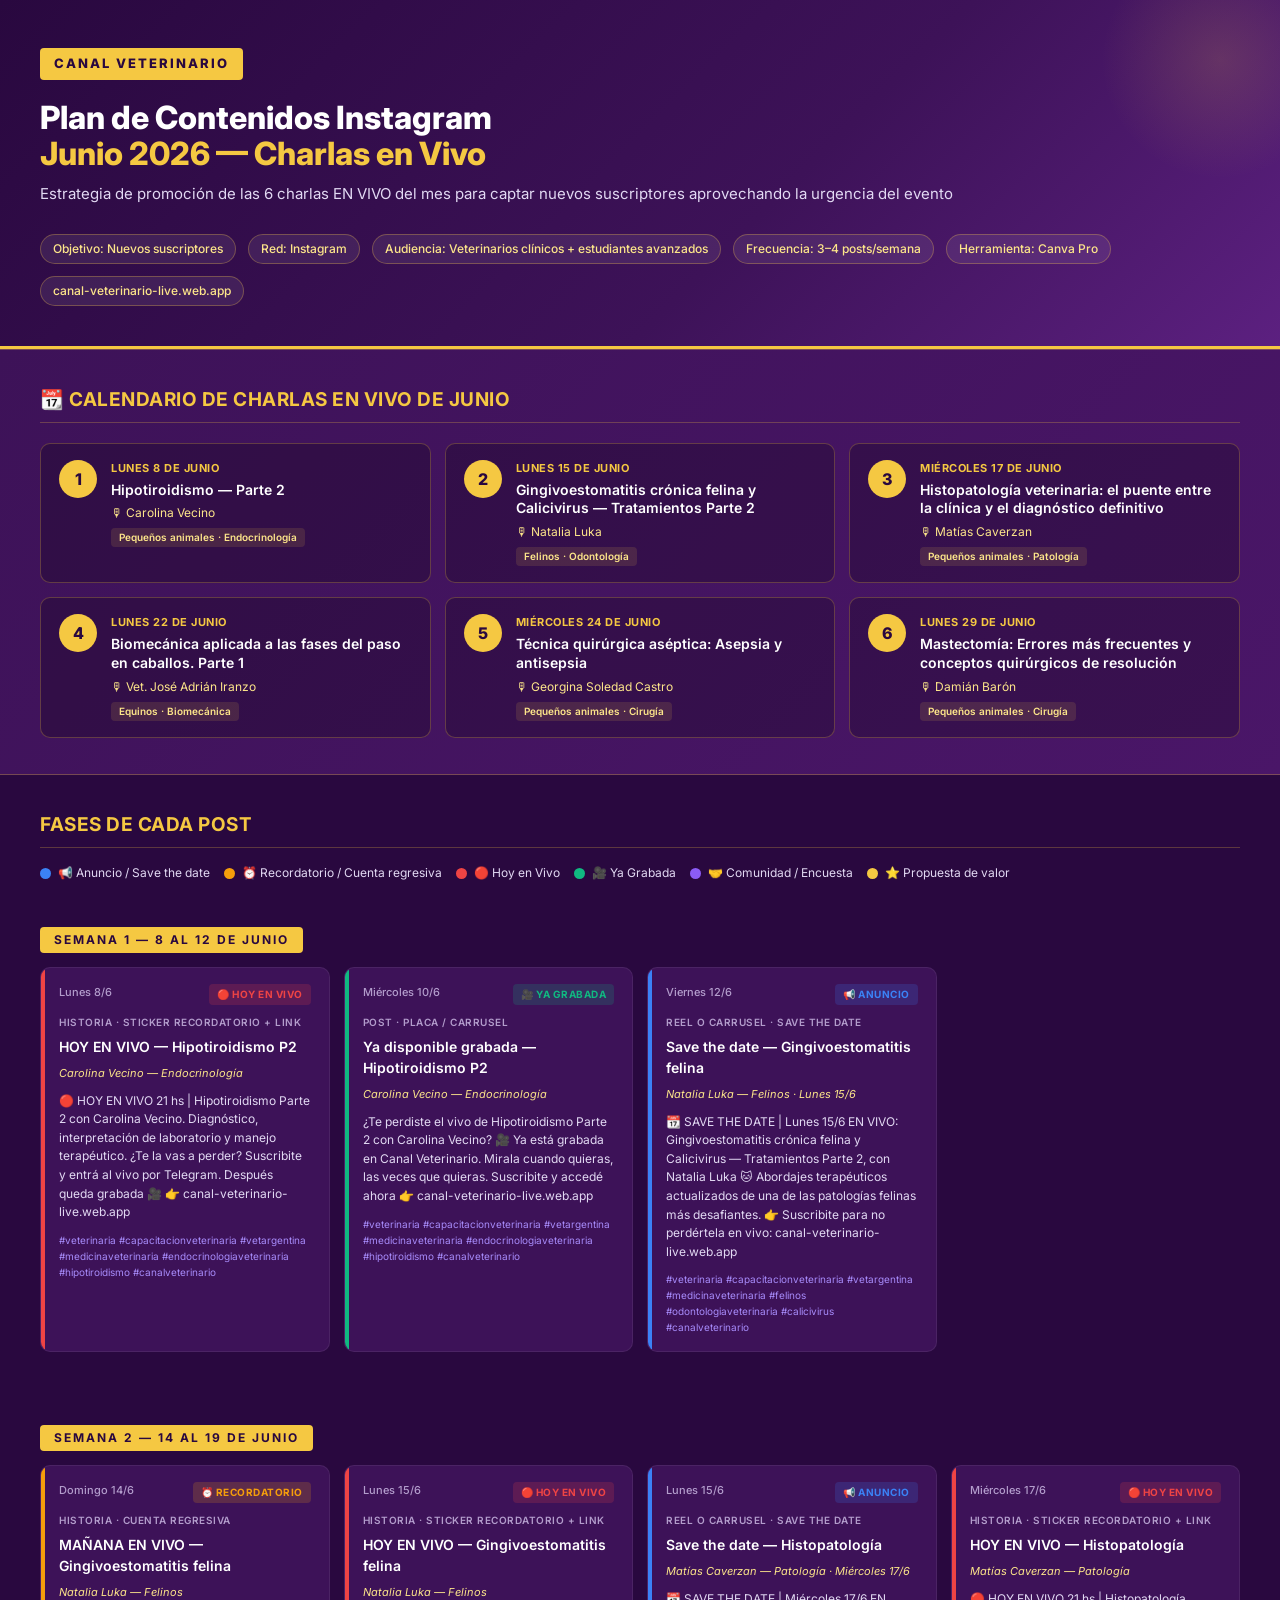
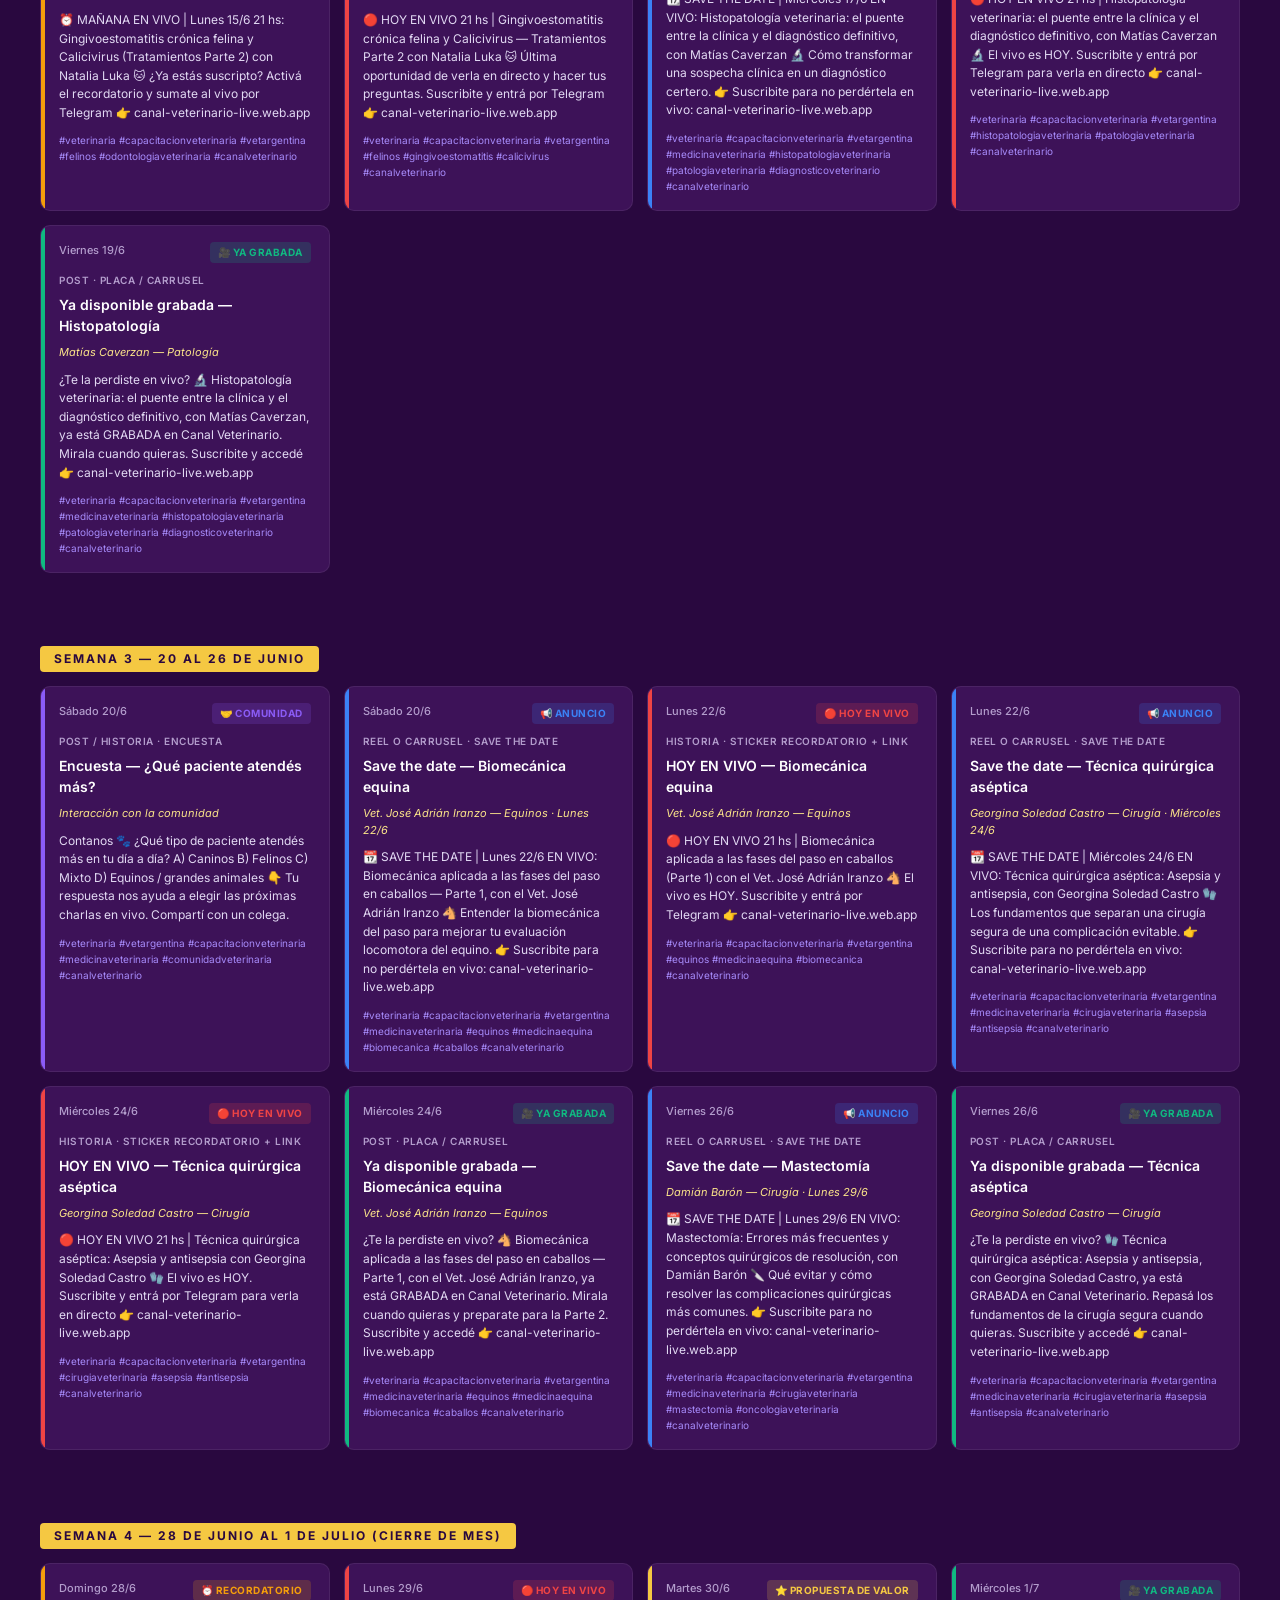
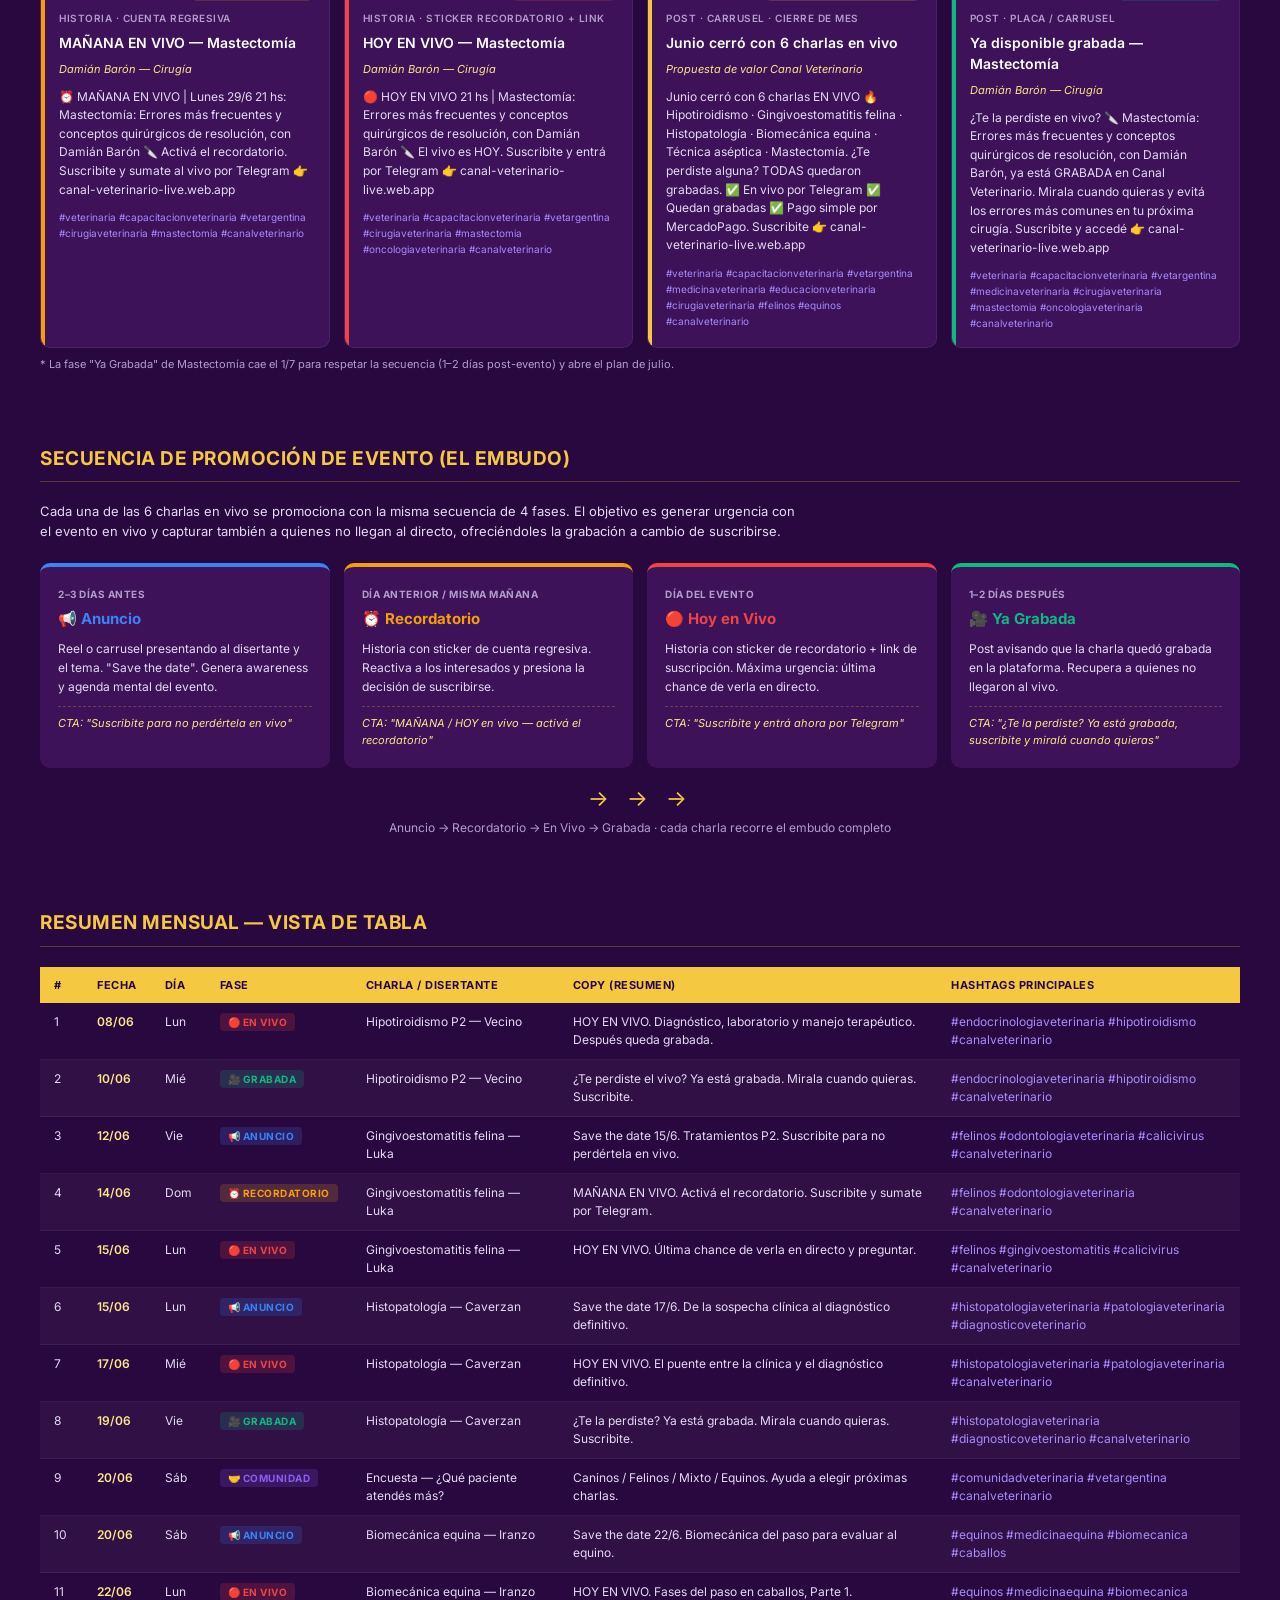
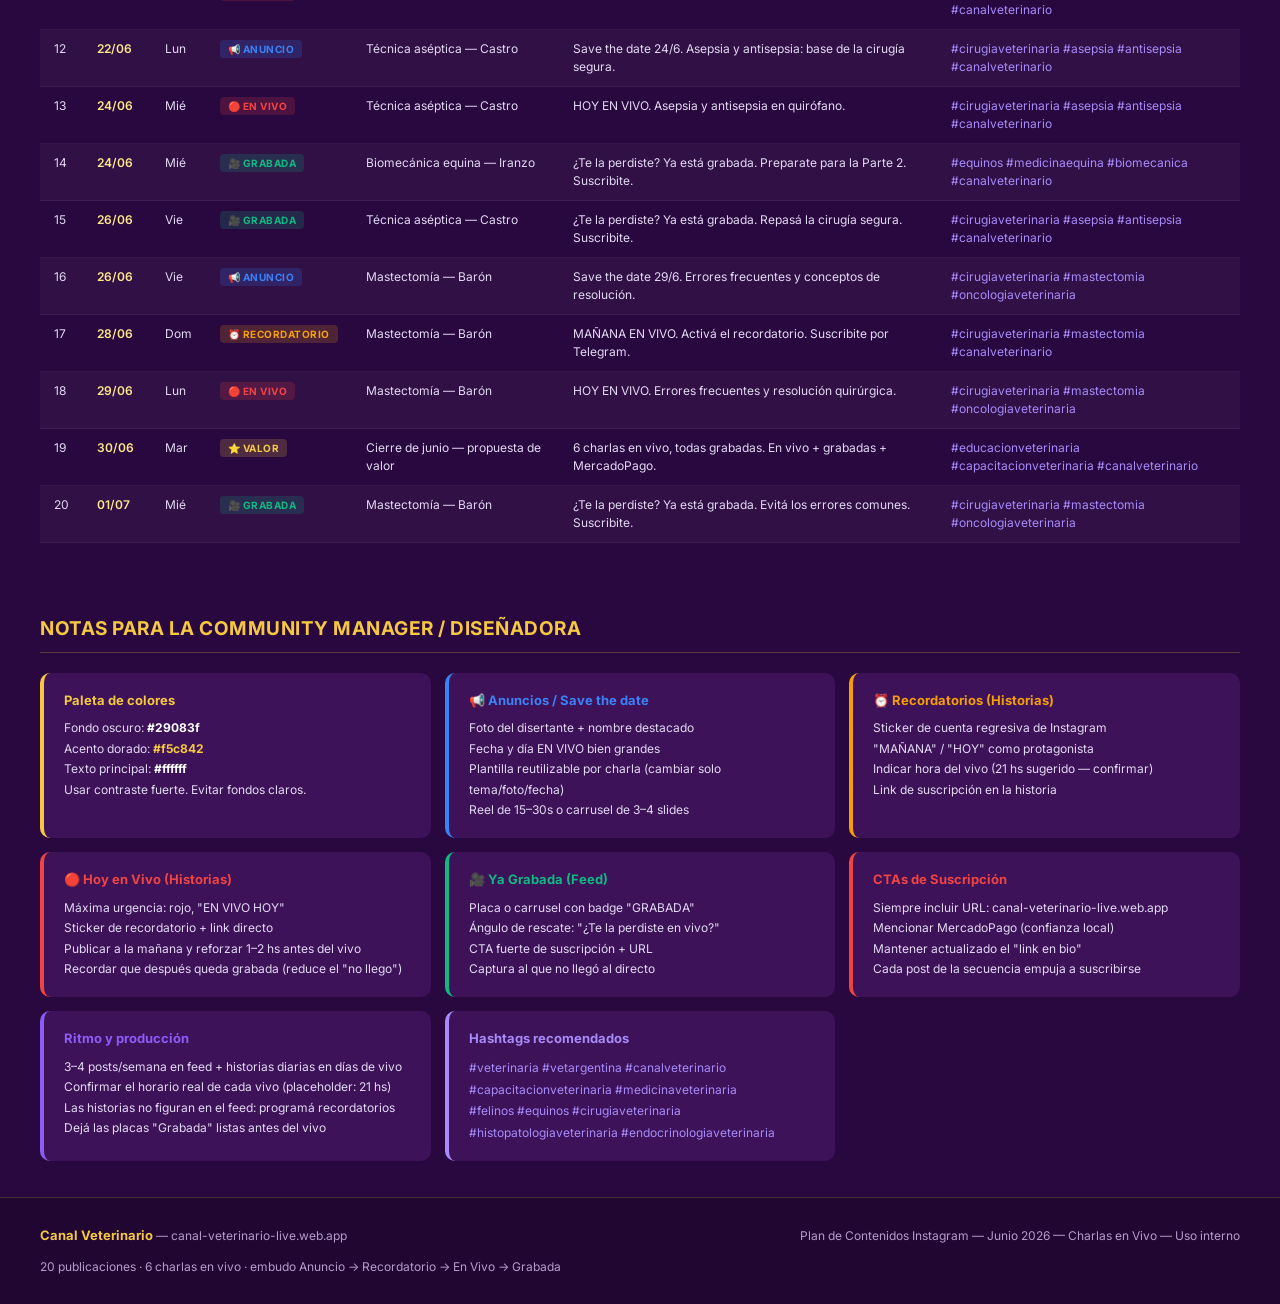
<file: mkt/plan-junio-2026.html>
<!DOCTYPE html>
<html lang="es">
<head>
  <meta charset="UTF-8" />
  <meta name="viewport" content="width=device-width, initial-scale=1.0" />
  <title>Plan de Contenidos Instagram — Junio 2026 — Charlas en Vivo — Canal Veterinario</title>
  <style>
    @import url('https://fonts.googleapis.com/css2?family=Inter:wght@300;400;500;600;700;800&display=swap');

    * {
      margin: 0;
      padding: 0;
      box-sizing: border-box;
    }

    :root {
      --bg-dark:      #29083f;
      --bg-medium:    #3d1258;
      --bg-light:     #4e1a70;
      --gold:         #f5c842;
      --gold-light:   #fde68a;
      --gold-dark:    #d4a017;
      --white:        #ffffff;
      --gray-light:   #e2d9f3;
      --gray-mid:     #b39dcc;
      --accent-blue:  #a78bfa;
      --tag-anuncio:    #3b82f6;
      --tag-recordatorio: #f59e0b;
      --tag-envivo:     #ef4444;
      --tag-grabada:    #10b981;
      --tag-comunidad:  #8b5cf6;
      --tag-valor:      #f5c842;
    }

    body {
      font-family: 'Inter', system-ui, -apple-system, sans-serif;
      background: var(--bg-dark);
      color: var(--white);
      line-height: 1.5;
    }

    /* ─── HEADER ─────────────────────────────────────────────── */
    .page-header {
      background: linear-gradient(135deg, var(--bg-dark) 0%, var(--bg-medium) 60%, #5c2080 100%);
      padding: 48px 40px 40px;
      border-bottom: 3px solid var(--gold);
      position: relative;
      overflow: hidden;
    }
    .page-header::before {
      content: '';
      position: absolute;
      top: -60px; right: -60px;
      width: 240px; height: 240px;
      border-radius: 50%;
      background: radial-gradient(circle, rgba(245,200,66,0.15) 0%, transparent 70%);
    }
    .header-logo {
      display: inline-block;
      background: var(--gold);
      color: var(--bg-dark);
      font-weight: 800;
      font-size: 13px;
      letter-spacing: 2px;
      text-transform: uppercase;
      padding: 6px 14px;
      border-radius: 4px;
      margin-bottom: 20px;
    }
    .header-title {
      font-size: 32px;
      font-weight: 800;
      color: var(--white);
      line-height: 1.15;
      margin-bottom: 10px;
    }
    .header-title span {
      color: var(--gold);
    }
    .header-subtitle {
      font-size: 15px;
      color: var(--gray-light);
      font-weight: 400;
      margin-bottom: 28px;
    }
    .header-meta {
      display: flex;
      flex-wrap: wrap;
      gap: 12px;
    }
    .meta-pill {
      background: rgba(255,255,255,0.08);
      border: 1px solid rgba(245,200,66,0.3);
      color: var(--gold-light);
      font-size: 12px;
      font-weight: 500;
      padding: 5px 12px;
      border-radius: 20px;
    }

    /* ─── SECTIONS ───────────────────────────────────────────── */
    .section {
      padding: 36px 40px;
    }
    .section-title {
      font-size: 19px;
      font-weight: 700;
      color: var(--gold);
      letter-spacing: 0.5px;
      margin-bottom: 20px;
      padding-bottom: 8px;
      border-bottom: 1px solid rgba(245,200,66,0.25);
      text-transform: uppercase;
    }

    /* ─── CALENDARIO DE CHARLAS ──────────────────────────────── */
    .charlas-highlight {
      background: linear-gradient(135deg, var(--bg-medium) 0%, #4a1668 100%);
      border-top: 1px solid rgba(245,200,66,0.3);
      border-bottom: 1px solid rgba(245,200,66,0.3);
    }
    .charlas-grid {
      display: grid;
      grid-template-columns: repeat(auto-fill, minmax(330px, 1fr));
      gap: 14px;
    }
    .charla-card {
      background: rgba(0,0,0,0.22);
      border: 1px solid rgba(245,200,66,0.25);
      border-radius: 10px;
      padding: 16px 18px;
      display: flex;
      gap: 14px;
      align-items: flex-start;
    }
    .charla-num {
      flex-shrink: 0;
      width: 38px; height: 38px;
      border-radius: 50%;
      background: var(--gold);
      color: var(--bg-dark);
      font-weight: 800;
      font-size: 16px;
      display: flex;
      align-items: center;
      justify-content: center;
    }
    .charla-fecha {
      font-size: 11px;
      font-weight: 700;
      color: var(--gold);
      text-transform: uppercase;
      letter-spacing: 0.5px;
      margin-bottom: 4px;
    }
    .charla-tema {
      font-size: 14px;
      font-weight: 600;
      color: var(--white);
      line-height: 1.35;
      margin-bottom: 5px;
    }
    .charla-diser {
      font-size: 12px;
      color: var(--gold-light);
    }
    .charla-area {
      display: inline-block;
      margin-top: 6px;
      font-size: 10px;
      font-weight: 600;
      background: rgba(245,200,66,0.12);
      color: var(--gold-light);
      padding: 2px 8px;
      border-radius: 4px;
    }

    /* ─── LEGEND ─────────────────────────────────────────────── */
    .legend {
      display: flex;
      flex-wrap: wrap;
      gap: 14px;
      margin-bottom: 8px;
    }
    .legend-item {
      display: flex;
      align-items: center;
      gap: 7px;
      font-size: 12px;
      color: var(--gray-light);
    }
    .legend-dot {
      width: 11px; height: 11px;
      border-radius: 50%;
      flex-shrink: 0;
    }

    /* ─── WEEK BLOCK ──────────────────────────────────────────── */
    .week-block {
      margin-bottom: 36px;
    }
    .week-label {
      font-size: 12px;
      font-weight: 700;
      letter-spacing: 2px;
      text-transform: uppercase;
      color: var(--bg-dark);
      background: var(--gold);
      display: inline-block;
      padding: 4px 14px;
      border-radius: 4px;
      margin-bottom: 14px;
    }

    /* ─── POST CARDS ─────────────────────────────────────────── */
    .posts-grid {
      display: grid;
      grid-template-columns: repeat(auto-fill, minmax(280px, 1fr));
      gap: 14px;
    }
    .post-card {
      background: var(--bg-medium);
      border: 1px solid rgba(255,255,255,0.07);
      border-radius: 10px;
      padding: 16px 18px;
      position: relative;
      overflow: hidden;
    }
    .post-card::before {
      content: '';
      position: absolute;
      top: 0; left: 0;
      width: 4px; height: 100%;
      border-radius: 10px 0 0 10px;
    }
    .post-card.anuncio::before      { background: var(--tag-anuncio); }
    .post-card.recordatorio::before { background: var(--tag-recordatorio); }
    .post-card.envivo::before       { background: var(--tag-envivo); }
    .post-card.grabada::before      { background: var(--tag-grabada); }
    .post-card.comunidad::before    { background: var(--tag-comunidad); }
    .post-card.valor::before        { background: var(--tag-valor); }

    .card-top {
      display: flex;
      justify-content: space-between;
      align-items: flex-start;
      margin-bottom: 10px;
    }
    .card-date {
      font-size: 11px;
      color: var(--gray-mid);
      font-weight: 500;
    }
    .type-badge {
      font-size: 10px;
      font-weight: 700;
      letter-spacing: 0.5px;
      text-transform: uppercase;
      padding: 3px 8px;
      border-radius: 4px;
      white-space: nowrap;
      flex-shrink: 0;
    }
    .type-badge.anuncio      { background: rgba(59,130,246,0.18);  color: var(--tag-anuncio); }
    .type-badge.recordatorio { background: rgba(245,158,11,0.18);  color: var(--tag-recordatorio); }
    .type-badge.envivo       { background: rgba(239,68,68,0.18);   color: var(--tag-envivo); }
    .type-badge.grabada      { background: rgba(16,185,129,0.18);  color: var(--tag-grabada); }
    .type-badge.comunidad    { background: rgba(139,92,246,0.18);  color: var(--tag-comunidad); }
    .type-badge.valor        { background: rgba(245,200,66,0.18);  color: var(--gold); }

    .card-format {
      font-size: 10px;
      color: var(--gray-mid);
      font-weight: 600;
      text-transform: uppercase;
      letter-spacing: 0.5px;
      margin-bottom: 6px;
    }
    .card-title {
      font-size: 14px;
      font-weight: 600;
      color: var(--white);
      margin-bottom: 8px;
    }
    .card-charla {
      font-size: 11px;
      color: var(--gold-light);
      margin-bottom: 10px;
      font-style: italic;
    }
    .card-copy {
      font-size: 12px;
      color: var(--gray-light);
      line-height: 1.55;
      margin-bottom: 10px;
    }
    .card-hashtags {
      font-size: 10px;
      color: var(--accent-blue);
      line-height: 1.6;
      word-break: break-word;
    }

    /* ─── FULL TABLE VIEW ────────────────────────────────────── */
    .table-wrap {
      overflow-x: auto;
    }
    table {
      width: 100%;
      border-collapse: collapse;
      font-size: 12px;
    }
    thead tr {
      background: var(--gold);
      color: var(--bg-dark);
    }
    thead th {
      padding: 10px 14px;
      text-align: left;
      font-weight: 700;
      font-size: 11px;
      letter-spacing: 0.5px;
      text-transform: uppercase;
      white-space: nowrap;
    }
    tbody tr {
      border-bottom: 1px solid rgba(255,255,255,0.06);
    }
    tbody tr:nth-child(even) {
      background: rgba(255,255,255,0.03);
    }
    tbody tr:hover {
      background: rgba(245,200,66,0.05);
    }
    tbody td {
      padding: 10px 14px;
      vertical-align: top;
      color: var(--gray-light);
    }
    tbody td.fecha-col {
      white-space: nowrap;
      color: var(--gold-light);
      font-weight: 600;
    }
    tbody td.tipo-col {
      white-space: nowrap;
    }
    tbody td.copy-col {
      min-width: 260px;
      line-height: 1.5;
    }
    tbody td.hash-col {
      color: var(--accent-blue);
      min-width: 180px;
    }

    /* ─── SECUENCIA / EMBUDO ─────────────────────────────────── */
    .funnel {
      display: grid;
      grid-template-columns: repeat(auto-fit, minmax(180px, 1fr));
      gap: 14px;
      margin-top: 4px;
    }
    .funnel-step {
      background: var(--bg-medium);
      border-radius: 10px;
      padding: 20px 18px;
      position: relative;
      border-top: 4px solid;
    }
    .funnel-step.s1 { border-color: var(--tag-anuncio); }
    .funnel-step.s2 { border-color: var(--tag-recordatorio); }
    .funnel-step.s3 { border-color: var(--tag-envivo); }
    .funnel-step.s4 { border-color: var(--tag-grabada); }
    .funnel-when {
      font-size: 10px;
      font-weight: 700;
      text-transform: uppercase;
      letter-spacing: 0.5px;
      color: var(--gray-mid);
      margin-bottom: 6px;
    }
    .funnel-name {
      font-size: 15px;
      font-weight: 700;
      margin-bottom: 8px;
    }
    .funnel-step.s1 .funnel-name { color: var(--tag-anuncio); }
    .funnel-step.s2 .funnel-name { color: var(--tag-recordatorio); }
    .funnel-step.s3 .funnel-name { color: var(--tag-envivo); }
    .funnel-step.s4 .funnel-name { color: var(--tag-grabada); }
    .funnel-desc {
      font-size: 12px;
      color: var(--gray-light);
      line-height: 1.6;
      margin-bottom: 10px;
    }
    .funnel-cta {
      font-size: 11px;
      color: var(--gold-light);
      font-style: italic;
      border-top: 1px dashed rgba(245,200,66,0.25);
      padding-top: 8px;
    }
    .funnel-arrow {
      text-align: center;
      color: var(--gold);
      font-size: 22px;
      margin: 14px 0 4px;
      letter-spacing: 6px;
    }

    /* ─── FOOTER ─────────────────────────────────────────────── */
    .page-footer {
      padding: 28px 40px;
      background: rgba(0,0,0,0.2);
      border-top: 1px solid rgba(245,200,66,0.2);
      display: flex;
      justify-content: space-between;
      align-items: center;
      flex-wrap: wrap;
      gap: 12px;
      font-size: 12px;
      color: var(--gray-mid);
    }
    .footer-brand {
      font-weight: 700;
      color: var(--gold);
      font-size: 13px;
    }

    /* ─── PRINT STYLES ───────────────────────────────────────── */
    @media print {
      body { background: #29083f; -webkit-print-color-adjust: exact; print-color-adjust: exact; }
      .week-block { page-break-inside: avoid; }
      .charla-card { page-break-inside: avoid; }
      .funnel-step { page-break-inside: avoid; }
      .post-card { page-break-inside: avoid; }
    }
  </style>
</head>
<body>

  <!-- ══════════════════ HEADER ══════════════════ -->
  <header class="page-header">
    <div class="header-logo">Canal Veterinario</div>
    <h1 class="header-title">Plan de Contenidos Instagram<br><span>Junio 2026 — Charlas en Vivo</span></h1>
    <p class="header-subtitle">Estrategia de promoción de las 6 charlas EN VIVO del mes para captar nuevos suscriptores aprovechando la urgencia del evento</p>
    <div class="header-meta">
      <span class="meta-pill">Objetivo: Nuevos suscriptores</span>
      <span class="meta-pill">Red: Instagram</span>
      <span class="meta-pill">Audiencia: Veterinarios clínicos + estudiantes avanzados</span>
      <span class="meta-pill">Frecuencia: 3–4 posts/semana</span>
      <span class="meta-pill">Herramienta: Canva Pro</span>
      <span class="meta-pill">canal-veterinario-live.web.app</span>
    </div>
  </header>

  <!-- ══════════════════ CALENDARIO DE CHARLAS EN VIVO ══════════════════ -->
  <div class="section charlas-highlight">
    <div class="section-title">📆 Calendario de Charlas en Vivo de Junio</div>
    <div class="charlas-grid">

      <div class="charla-card">
        <div class="charla-num">1</div>
        <div>
          <div class="charla-fecha">Lunes 8 de junio</div>
          <div class="charla-tema">Hipotiroidismo — Parte 2</div>
          <div class="charla-diser">🎙 Carolina Vecino</div>
          <span class="charla-area">Pequeños animales · Endocrinología</span>
        </div>
      </div>

      <div class="charla-card">
        <div class="charla-num">2</div>
        <div>
          <div class="charla-fecha">Lunes 15 de junio</div>
          <div class="charla-tema">Gingivoestomatitis crónica felina y Calicivirus — Tratamientos Parte 2</div>
          <div class="charla-diser">🎙 Natalia Luka</div>
          <span class="charla-area">Felinos · Odontología</span>
        </div>
      </div>

      <div class="charla-card">
        <div class="charla-num">3</div>
        <div>
          <div class="charla-fecha">Miércoles 17 de junio</div>
          <div class="charla-tema">Histopatología veterinaria: el puente entre la clínica y el diagnóstico definitivo</div>
          <div class="charla-diser">🎙 Matías Caverzan</div>
          <span class="charla-area">Pequeños animales · Patología</span>
        </div>
      </div>

      <div class="charla-card">
        <div class="charla-num">4</div>
        <div>
          <div class="charla-fecha">Lunes 22 de junio</div>
          <div class="charla-tema">Biomecánica aplicada a las fases del paso en caballos. Parte 1</div>
          <div class="charla-diser">🎙 Vet. José Adrián Iranzo</div>
          <span class="charla-area">Equinos · Biomecánica</span>
        </div>
      </div>

      <div class="charla-card">
        <div class="charla-num">5</div>
        <div>
          <div class="charla-fecha">Miércoles 24 de junio</div>
          <div class="charla-tema">Técnica quirúrgica aséptica: Asepsia y antisepsia</div>
          <div class="charla-diser">🎙 Georgina Soledad Castro</div>
          <span class="charla-area">Pequeños animales · Cirugía</span>
        </div>
      </div>

      <div class="charla-card">
        <div class="charla-num">6</div>
        <div>
          <div class="charla-fecha">Lunes 29 de junio</div>
          <div class="charla-tema">Mastectomía: Errores más frecuentes y conceptos quirúrgicos de resolución</div>
          <div class="charla-diser">🎙 Damián Barón</div>
          <span class="charla-area">Pequeños animales · Cirugía</span>
        </div>
      </div>

    </div>
  </div>

  <!-- ══════════════════ LEYENDA DE FASES ══════════════════ -->
  <div class="section" style="padding-bottom: 0;">
    <div class="section-title" style="margin-bottom:16px;">Fases de cada post</div>
    <div class="legend">
      <div class="legend-item"><div class="legend-dot" style="background:var(--tag-anuncio)"></div>📢 Anuncio / Save the date</div>
      <div class="legend-item"><div class="legend-dot" style="background:var(--tag-recordatorio)"></div>⏰ Recordatorio / Cuenta regresiva</div>
      <div class="legend-item"><div class="legend-dot" style="background:var(--tag-envivo)"></div>🔴 Hoy en Vivo</div>
      <div class="legend-item"><div class="legend-dot" style="background:var(--tag-grabada)"></div>🎥 Ya Grabada</div>
      <div class="legend-item"><div class="legend-dot" style="background:var(--tag-comunidad)"></div>🤝 Comunidad / Encuesta</div>
      <div class="legend-item"><div class="legend-dot" style="background:var(--tag-valor)"></div>⭐ Propuesta de valor</div>
    </div>
  </div>

  <!-- ══════════════════ SEMANA 1 ══════════════════ -->
  <div class="section">
    <div class="week-label">Semana 1 — 8 al 12 de junio</div>
    <div class="posts-grid">

      <div class="post-card envivo">
        <div class="card-top">
          <div><div class="card-date">Lunes 8/6</div></div>
          <span class="type-badge envivo">🔴 Hoy en Vivo</span>
        </div>
        <div class="card-format">Historia · sticker recordatorio + link</div>
        <div class="card-title">HOY EN VIVO — Hipotiroidismo P2</div>
        <div class="card-charla">Carolina Vecino — Endocrinología</div>
        <div class="card-copy">🔴 HOY EN VIVO 21 hs | Hipotiroidismo Parte 2 con Carolina Vecino. Diagnóstico, interpretación de laboratorio y manejo terapéutico. ¿Te la vas a perder? Suscribite y entrá al vivo por Telegram. Después queda grabada 🎥 👉 canal-veterinario-live.web.app</div>
        <div class="card-hashtags">#veterinaria #capacitacionveterinaria #vetargentina #medicinaveterinaria #endocrinologiaveterinaria #hipotiroidismo #canalveterinario</div>
      </div>

      <div class="post-card grabada">
        <div class="card-top">
          <div><div class="card-date">Miércoles 10/6</div></div>
          <span class="type-badge grabada">🎥 Ya Grabada</span>
        </div>
        <div class="card-format">Post · placa / carrusel</div>
        <div class="card-title">Ya disponible grabada — Hipotiroidismo P2</div>
        <div class="card-charla">Carolina Vecino — Endocrinología</div>
        <div class="card-copy">¿Te perdiste el vivo de Hipotiroidismo Parte 2 con Carolina Vecino? 🎥 Ya está grabada en Canal Veterinario. Mirala cuando quieras, las veces que quieras. Suscribite y accedé ahora 👉 canal-veterinario-live.web.app</div>
        <div class="card-hashtags">#veterinaria #capacitacionveterinaria #vetargentina #medicinaveterinaria #endocrinologiaveterinaria #hipotiroidismo #canalveterinario</div>
      </div>

      <div class="post-card anuncio">
        <div class="card-top">
          <div><div class="card-date">Viernes 12/6</div></div>
          <span class="type-badge anuncio">📢 Anuncio</span>
        </div>
        <div class="card-format">Reel o carrusel · Save the date</div>
        <div class="card-title">Save the date — Gingivoestomatitis felina</div>
        <div class="card-charla">Natalia Luka — Felinos · Lunes 15/6</div>
        <div class="card-copy">📆 SAVE THE DATE | Lunes 15/6 EN VIVO: Gingivoestomatitis crónica felina y Calicivirus — Tratamientos Parte 2, con Natalia Luka 🐱 Abordajes terapéuticos actualizados de una de las patologías felinas más desafiantes. 👉 Suscribite para no perdértela en vivo: canal-veterinario-live.web.app</div>
        <div class="card-hashtags">#veterinaria #capacitacionveterinaria #vetargentina #medicinaveterinaria #felinos #odontologiaveterinaria #calicivirus #canalveterinario</div>
      </div>

    </div>
  </div>

  <!-- ══════════════════ SEMANA 2 ══════════════════ -->
  <div class="section">
    <div class="week-label">Semana 2 — 14 al 19 de junio</div>
    <div class="posts-grid">

      <div class="post-card recordatorio">
        <div class="card-top">
          <div><div class="card-date">Domingo 14/6</div></div>
          <span class="type-badge recordatorio">⏰ Recordatorio</span>
        </div>
        <div class="card-format">Historia · cuenta regresiva</div>
        <div class="card-title">MAÑANA EN VIVO — Gingivoestomatitis felina</div>
        <div class="card-charla">Natalia Luka — Felinos</div>
        <div class="card-copy">⏰ MAÑANA EN VIVO | Lunes 15/6 21 hs: Gingivoestomatitis crónica felina y Calicivirus (Tratamientos Parte 2) con Natalia Luka 🐱 ¿Ya estás suscripto? Activá el recordatorio y sumate al vivo por Telegram 👉 canal-veterinario-live.web.app</div>
        <div class="card-hashtags">#veterinaria #capacitacionveterinaria #vetargentina #felinos #odontologiaveterinaria #canalveterinario</div>
      </div>

      <div class="post-card envivo">
        <div class="card-top">
          <div><div class="card-date">Lunes 15/6</div></div>
          <span class="type-badge envivo">🔴 Hoy en Vivo</span>
        </div>
        <div class="card-format">Historia · sticker recordatorio + link</div>
        <div class="card-title">HOY EN VIVO — Gingivoestomatitis felina</div>
        <div class="card-charla">Natalia Luka — Felinos</div>
        <div class="card-copy">🔴 HOY EN VIVO 21 hs | Gingivoestomatitis crónica felina y Calicivirus — Tratamientos Parte 2 con Natalia Luka 🐱 Última oportunidad de verla en directo y hacer tus preguntas. Suscribite y entrá por Telegram 👉 canal-veterinario-live.web.app</div>
        <div class="card-hashtags">#veterinaria #capacitacionveterinaria #vetargentina #felinos #gingivoestomatitis #calicivirus #canalveterinario</div>
      </div>

      <div class="post-card anuncio">
        <div class="card-top">
          <div><div class="card-date">Lunes 15/6</div></div>
          <span class="type-badge anuncio">📢 Anuncio</span>
        </div>
        <div class="card-format">Reel o carrusel · Save the date</div>
        <div class="card-title">Save the date — Histopatología</div>
        <div class="card-charla">Matías Caverzan — Patología · Miércoles 17/6</div>
        <div class="card-copy">📆 SAVE THE DATE | Miércoles 17/6 EN VIVO: Histopatología veterinaria: el puente entre la clínica y el diagnóstico definitivo, con Matías Caverzan 🔬 Cómo transformar una sospecha clínica en un diagnóstico certero. 👉 Suscribite para no perdértela en vivo: canal-veterinario-live.web.app</div>
        <div class="card-hashtags">#veterinaria #capacitacionveterinaria #vetargentina #medicinaveterinaria #histopatologiaveterinaria #patologiaveterinaria #diagnosticoveterinario #canalveterinario</div>
      </div>

      <div class="post-card envivo">
        <div class="card-top">
          <div><div class="card-date">Miércoles 17/6</div></div>
          <span class="type-badge envivo">🔴 Hoy en Vivo</span>
        </div>
        <div class="card-format">Historia · sticker recordatorio + link</div>
        <div class="card-title">HOY EN VIVO — Histopatología</div>
        <div class="card-charla">Matías Caverzan — Patología</div>
        <div class="card-copy">🔴 HOY EN VIVO 21 hs | Histopatología veterinaria: el puente entre la clínica y el diagnóstico definitivo, con Matías Caverzan 🔬 El vivo es HOY. Suscribite y entrá por Telegram para verla en directo 👉 canal-veterinario-live.web.app</div>
        <div class="card-hashtags">#veterinaria #capacitacionveterinaria #vetargentina #histopatologiaveterinaria #patologiaveterinaria #canalveterinario</div>
      </div>

      <div class="post-card grabada">
        <div class="card-top">
          <div><div class="card-date">Viernes 19/6</div></div>
          <span class="type-badge grabada">🎥 Ya Grabada</span>
        </div>
        <div class="card-format">Post · placa / carrusel</div>
        <div class="card-title">Ya disponible grabada — Histopatología</div>
        <div class="card-charla">Matías Caverzan — Patología</div>
        <div class="card-copy">¿Te la perdiste en vivo? 🔬 Histopatología veterinaria: el puente entre la clínica y el diagnóstico definitivo, con Matías Caverzan, ya está GRABADA en Canal Veterinario. Mirala cuando quieras. Suscribite y accedé 👉 canal-veterinario-live.web.app</div>
        <div class="card-hashtags">#veterinaria #capacitacionveterinaria #vetargentina #medicinaveterinaria #histopatologiaveterinaria #patologiaveterinaria #diagnosticoveterinario #canalveterinario</div>
      </div>

    </div>
  </div>

  <!-- ══════════════════ SEMANA 3 ══════════════════ -->
  <div class="section">
    <div class="week-label">Semana 3 — 20 al 26 de junio</div>
    <div class="posts-grid">

      <div class="post-card comunidad">
        <div class="card-top">
          <div><div class="card-date">Sábado 20/6</div></div>
          <span class="type-badge comunidad">🤝 Comunidad</span>
        </div>
        <div class="card-format">Post / historia · encuesta</div>
        <div class="card-title">Encuesta — ¿Qué paciente atendés más?</div>
        <div class="card-charla">Interacción con la comunidad</div>
        <div class="card-copy">Contanos 🐾 ¿Qué tipo de paciente atendés más en tu día a día? A) Caninos B) Felinos C) Mixto D) Equinos / grandes animales 👇 Tu respuesta nos ayuda a elegir las próximas charlas en vivo. Compartí con un colega.</div>
        <div class="card-hashtags">#veterinaria #vetargentina #capacitacionveterinaria #medicinaveterinaria #comunidadveterinaria #canalveterinario</div>
      </div>

      <div class="post-card anuncio">
        <div class="card-top">
          <div><div class="card-date">Sábado 20/6</div></div>
          <span class="type-badge anuncio">📢 Anuncio</span>
        </div>
        <div class="card-format">Reel o carrusel · Save the date</div>
        <div class="card-title">Save the date — Biomecánica equina</div>
        <div class="card-charla">Vet. José Adrián Iranzo — Equinos · Lunes 22/6</div>
        <div class="card-copy">📆 SAVE THE DATE | Lunes 22/6 EN VIVO: Biomecánica aplicada a las fases del paso en caballos — Parte 1, con el Vet. José Adrián Iranzo 🐴 Entender la biomecánica del paso para mejorar tu evaluación locomotora del equino. 👉 Suscribite para no perdértela en vivo: canal-veterinario-live.web.app</div>
        <div class="card-hashtags">#veterinaria #capacitacionveterinaria #vetargentina #medicinaveterinaria #equinos #medicinaequina #biomecanica #caballos #canalveterinario</div>
      </div>

      <div class="post-card envivo">
        <div class="card-top">
          <div><div class="card-date">Lunes 22/6</div></div>
          <span class="type-badge envivo">🔴 Hoy en Vivo</span>
        </div>
        <div class="card-format">Historia · sticker recordatorio + link</div>
        <div class="card-title">HOY EN VIVO — Biomecánica equina</div>
        <div class="card-charla">Vet. José Adrián Iranzo — Equinos</div>
        <div class="card-copy">🔴 HOY EN VIVO 21 hs | Biomecánica aplicada a las fases del paso en caballos (Parte 1) con el Vet. José Adrián Iranzo 🐴 El vivo es HOY. Suscribite y entrá por Telegram 👉 canal-veterinario-live.web.app</div>
        <div class="card-hashtags">#veterinaria #capacitacionveterinaria #vetargentina #equinos #medicinaequina #biomecanica #canalveterinario</div>
      </div>

      <div class="post-card anuncio">
        <div class="card-top">
          <div><div class="card-date">Lunes 22/6</div></div>
          <span class="type-badge anuncio">📢 Anuncio</span>
        </div>
        <div class="card-format">Reel o carrusel · Save the date</div>
        <div class="card-title">Save the date — Técnica quirúrgica aséptica</div>
        <div class="card-charla">Georgina Soledad Castro — Cirugía · Miércoles 24/6</div>
        <div class="card-copy">📆 SAVE THE DATE | Miércoles 24/6 EN VIVO: Técnica quirúrgica aséptica: Asepsia y antisepsia, con Georgina Soledad Castro 🧤 Los fundamentos que separan una cirugía segura de una complicación evitable. 👉 Suscribite para no perdértela en vivo: canal-veterinario-live.web.app</div>
        <div class="card-hashtags">#veterinaria #capacitacionveterinaria #vetargentina #medicinaveterinaria #cirugiaveterinaria #asepsia #antisepsia #canalveterinario</div>
      </div>

      <div class="post-card envivo">
        <div class="card-top">
          <div><div class="card-date">Miércoles 24/6</div></div>
          <span class="type-badge envivo">🔴 Hoy en Vivo</span>
        </div>
        <div class="card-format">Historia · sticker recordatorio + link</div>
        <div class="card-title">HOY EN VIVO — Técnica quirúrgica aséptica</div>
        <div class="card-charla">Georgina Soledad Castro — Cirugía</div>
        <div class="card-copy">🔴 HOY EN VIVO 21 hs | Técnica quirúrgica aséptica: Asepsia y antisepsia con Georgina Soledad Castro 🧤 El vivo es HOY. Suscribite y entrá por Telegram para verla en directo 👉 canal-veterinario-live.web.app</div>
        <div class="card-hashtags">#veterinaria #capacitacionveterinaria #vetargentina #cirugiaveterinaria #asepsia #antisepsia #canalveterinario</div>
      </div>

      <div class="post-card grabada">
        <div class="card-top">
          <div><div class="card-date">Miércoles 24/6</div></div>
          <span class="type-badge grabada">🎥 Ya Grabada</span>
        </div>
        <div class="card-format">Post · placa / carrusel</div>
        <div class="card-title">Ya disponible grabada — Biomecánica equina</div>
        <div class="card-charla">Vet. José Adrián Iranzo — Equinos</div>
        <div class="card-copy">¿Te la perdiste en vivo? 🐴 Biomecánica aplicada a las fases del paso en caballos — Parte 1, con el Vet. José Adrián Iranzo, ya está GRABADA en Canal Veterinario. Mirala cuando quieras y preparate para la Parte 2. Suscribite y accedé 👉 canal-veterinario-live.web.app</div>
        <div class="card-hashtags">#veterinaria #capacitacionveterinaria #vetargentina #medicinaveterinaria #equinos #medicinaequina #biomecanica #caballos #canalveterinario</div>
      </div>

      <div class="post-card anuncio">
        <div class="card-top">
          <div><div class="card-date">Viernes 26/6</div></div>
          <span class="type-badge anuncio">📢 Anuncio</span>
        </div>
        <div class="card-format">Reel o carrusel · Save the date</div>
        <div class="card-title">Save the date — Mastectomía</div>
        <div class="card-charla">Damián Barón — Cirugía · Lunes 29/6</div>
        <div class="card-copy">📆 SAVE THE DATE | Lunes 29/6 EN VIVO: Mastectomía: Errores más frecuentes y conceptos quirúrgicos de resolución, con Damián Barón 🔪 Qué evitar y cómo resolver las complicaciones quirúrgicas más comunes. 👉 Suscribite para no perdértela en vivo: canal-veterinario-live.web.app</div>
        <div class="card-hashtags">#veterinaria #capacitacionveterinaria #vetargentina #medicinaveterinaria #cirugiaveterinaria #mastectomia #oncologiaveterinaria #canalveterinario</div>
      </div>

      <div class="post-card grabada">
        <div class="card-top">
          <div><div class="card-date">Viernes 26/6</div></div>
          <span class="type-badge grabada">🎥 Ya Grabada</span>
        </div>
        <div class="card-format">Post · placa / carrusel</div>
        <div class="card-title">Ya disponible grabada — Técnica aséptica</div>
        <div class="card-charla">Georgina Soledad Castro — Cirugía</div>
        <div class="card-copy">¿Te la perdiste en vivo? 🧤 Técnica quirúrgica aséptica: Asepsia y antisepsia, con Georgina Soledad Castro, ya está GRABADA en Canal Veterinario. Repasá los fundamentos de la cirugía segura cuando quieras. Suscribite y accedé 👉 canal-veterinario-live.web.app</div>
        <div class="card-hashtags">#veterinaria #capacitacionveterinaria #vetargentina #medicinaveterinaria #cirugiaveterinaria #asepsia #antisepsia #canalveterinario</div>
      </div>

    </div>
  </div>

  <!-- ══════════════════ SEMANA 4 ══════════════════ -->
  <div class="section">
    <div class="week-label">Semana 4 — 28 de junio al 1 de julio (cierre de mes)</div>
    <div class="posts-grid">

      <div class="post-card recordatorio">
        <div class="card-top">
          <div><div class="card-date">Domingo 28/6</div></div>
          <span class="type-badge recordatorio">⏰ Recordatorio</span>
        </div>
        <div class="card-format">Historia · cuenta regresiva</div>
        <div class="card-title">MAÑANA EN VIVO — Mastectomía</div>
        <div class="card-charla">Damián Barón — Cirugía</div>
        <div class="card-copy">⏰ MAÑANA EN VIVO | Lunes 29/6 21 hs: Mastectomía: Errores más frecuentes y conceptos quirúrgicos de resolución, con Damián Barón 🔪 Activá el recordatorio. Suscribite y sumate al vivo por Telegram 👉 canal-veterinario-live.web.app</div>
        <div class="card-hashtags">#veterinaria #capacitacionveterinaria #vetargentina #cirugiaveterinaria #mastectomia #canalveterinario</div>
      </div>

      <div class="post-card envivo">
        <div class="card-top">
          <div><div class="card-date">Lunes 29/6</div></div>
          <span class="type-badge envivo">🔴 Hoy en Vivo</span>
        </div>
        <div class="card-format">Historia · sticker recordatorio + link</div>
        <div class="card-title">HOY EN VIVO — Mastectomía</div>
        <div class="card-charla">Damián Barón — Cirugía</div>
        <div class="card-copy">🔴 HOY EN VIVO 21 hs | Mastectomía: Errores más frecuentes y conceptos quirúrgicos de resolución, con Damián Barón 🔪 El vivo es HOY. Suscribite y entrá por Telegram 👉 canal-veterinario-live.web.app</div>
        <div class="card-hashtags">#veterinaria #capacitacionveterinaria #vetargentina #cirugiaveterinaria #mastectomia #oncologiaveterinaria #canalveterinario</div>
      </div>

      <div class="post-card valor">
        <div class="card-top">
          <div><div class="card-date">Martes 30/6</div></div>
          <span class="type-badge valor">⭐ Propuesta de valor</span>
        </div>
        <div class="card-format">Post · carrusel · cierre de mes</div>
        <div class="card-title">Junio cerró con 6 charlas en vivo</div>
        <div class="card-charla">Propuesta de valor Canal Veterinario</div>
        <div class="card-copy">Junio cerró con 6 charlas EN VIVO 🔥 Hipotiroidismo · Gingivoestomatitis felina · Histopatología · Biomecánica equina · Técnica aséptica · Mastectomía. ¿Te perdiste alguna? TODAS quedaron grabadas. ✅ En vivo por Telegram ✅ Quedan grabadas ✅ Pago simple por MercadoPago. Suscribite 👉 canal-veterinario-live.web.app</div>
        <div class="card-hashtags">#veterinaria #capacitacionveterinaria #vetargentina #medicinaveterinaria #educacionveterinaria #cirugiaveterinaria #felinos #equinos #canalveterinario</div>
      </div>

      <div class="post-card grabada">
        <div class="card-top">
          <div><div class="card-date">Miércoles 1/7</div></div>
          <span class="type-badge grabada">🎥 Ya Grabada</span>
        </div>
        <div class="card-format">Post · placa / carrusel</div>
        <div class="card-title">Ya disponible grabada — Mastectomía</div>
        <div class="card-charla">Damián Barón — Cirugía</div>
        <div class="card-copy">¿Te la perdiste en vivo? 🔪 Mastectomía: Errores más frecuentes y conceptos quirúrgicos de resolución, con Damián Barón, ya está GRABADA en Canal Veterinario. Mirala cuando quieras y evitá los errores más comunes en tu próxima cirugía. Suscribite y accedé 👉 canal-veterinario-live.web.app</div>
        <div class="card-hashtags">#veterinaria #capacitacionveterinaria #vetargentina #medicinaveterinaria #cirugiaveterinaria #mastectomia #oncologiaveterinaria #canalveterinario</div>
      </div>

    </div>
    <p style="font-size:11px; color:var(--gray-mid); margin-top:8px;">* La fase "Ya Grabada" de Mastectomía cae el 1/7 para respetar la secuencia (1–2 días post-evento) y abre el plan de julio.</p>
  </div>

  <!-- ══════════════════ SECUENCIA DE PROMOCIÓN ══════════════════ -->
  <div class="section">
    <div class="section-title">Secuencia de Promoción de Evento (el embudo)</div>
    <p style="font-size:13px; color:var(--gray-light); margin-bottom:22px; max-width:760px;">Cada una de las 6 charlas en vivo se promociona con la misma secuencia de 4 fases. El objetivo es generar urgencia con el evento en vivo y capturar también a quienes no llegan al directo, ofreciéndoles la grabación a cambio de suscribirse.</p>
    <div class="funnel">
      <div class="funnel-step s1">
        <div class="funnel-when">2–3 días antes</div>
        <div class="funnel-name">📢 Anuncio</div>
        <div class="funnel-desc">Reel o carrusel presentando al disertante y el tema. "Save the date". Genera awareness y agenda mental del evento.</div>
        <div class="funnel-cta">CTA: "Suscribite para no perdértela en vivo"</div>
      </div>
      <div class="funnel-step s2">
        <div class="funnel-when">Día anterior / misma mañana</div>
        <div class="funnel-name">⏰ Recordatorio</div>
        <div class="funnel-desc">Historia con sticker de cuenta regresiva. Reactiva a los interesados y presiona la decisión de suscribirse.</div>
        <div class="funnel-cta">CTA: "MAÑANA / HOY en vivo — activá el recordatorio"</div>
      </div>
      <div class="funnel-step s3">
        <div class="funnel-when">Día del evento</div>
        <div class="funnel-name">🔴 Hoy en Vivo</div>
        <div class="funnel-desc">Historia con sticker de recordatorio + link de suscripción. Máxima urgencia: última chance de verla en directo.</div>
        <div class="funnel-cta">CTA: "Suscribite y entrá ahora por Telegram"</div>
      </div>
      <div class="funnel-step s4">
        <div class="funnel-when">1–2 días después</div>
        <div class="funnel-name">🎥 Ya Grabada</div>
        <div class="funnel-desc">Post avisando que la charla quedó grabada en la plataforma. Recupera a quienes no llegaron al vivo.</div>
        <div class="funnel-cta">CTA: "¿Te la perdiste? Ya está grabada, suscribite y miralá cuando quieras"</div>
      </div>
    </div>
    <div class="funnel-arrow">→ → →</div>
    <p style="font-size:12px; color:var(--gray-mid); text-align:center;">Anuncio → Recordatorio → En Vivo → Grabada · cada charla recorre el embudo completo</p>
  </div>

  <!-- ══════════════════ TABLA RESUMEN ══════════════════ -->
  <div class="section">
    <div class="section-title">Resumen mensual — Vista de tabla</div>
    <div class="table-wrap">
      <table>
        <thead>
          <tr>
            <th>#</th>
            <th>Fecha</th>
            <th>Día</th>
            <th>Fase</th>
            <th>Charla / Disertante</th>
            <th>Copy (resumen)</th>
            <th>Hashtags principales</th>
          </tr>
        </thead>
        <tbody>
          <tr>
            <td>1</td><td class="fecha-col">08/06</td><td>Lun</td><td class="tipo-col"><span class="type-badge envivo">🔴 En Vivo</span></td>
            <td>Hipotiroidismo P2 — Vecino</td>
            <td class="copy-col">HOY EN VIVO. Diagnóstico, laboratorio y manejo terapéutico. Después queda grabada.</td>
            <td class="hash-col">#endocrinologiaveterinaria #hipotiroidismo #canalveterinario</td>
          </tr>
          <tr>
            <td>2</td><td class="fecha-col">10/06</td><td>Mié</td><td class="tipo-col"><span class="type-badge grabada">🎥 Grabada</span></td>
            <td>Hipotiroidismo P2 — Vecino</td>
            <td class="copy-col">¿Te perdiste el vivo? Ya está grabada. Mirala cuando quieras. Suscribite.</td>
            <td class="hash-col">#endocrinologiaveterinaria #hipotiroidismo #canalveterinario</td>
          </tr>
          <tr>
            <td>3</td><td class="fecha-col">12/06</td><td>Vie</td><td class="tipo-col"><span class="type-badge anuncio">📢 Anuncio</span></td>
            <td>Gingivoestomatitis felina — Luka</td>
            <td class="copy-col">Save the date 15/6. Tratamientos P2. Suscribite para no perdértela en vivo.</td>
            <td class="hash-col">#felinos #odontologiaveterinaria #calicivirus #canalveterinario</td>
          </tr>
          <tr>
            <td>4</td><td class="fecha-col">14/06</td><td>Dom</td><td class="tipo-col"><span class="type-badge recordatorio">⏰ Recordatorio</span></td>
            <td>Gingivoestomatitis felina — Luka</td>
            <td class="copy-col">MAÑANA EN VIVO. Activá el recordatorio. Suscribite y sumate por Telegram.</td>
            <td class="hash-col">#felinos #odontologiaveterinaria #canalveterinario</td>
          </tr>
          <tr>
            <td>5</td><td class="fecha-col">15/06</td><td>Lun</td><td class="tipo-col"><span class="type-badge envivo">🔴 En Vivo</span></td>
            <td>Gingivoestomatitis felina — Luka</td>
            <td class="copy-col">HOY EN VIVO. Última chance de verla en directo y preguntar.</td>
            <td class="hash-col">#felinos #gingivoestomatitis #calicivirus #canalveterinario</td>
          </tr>
          <tr>
            <td>6</td><td class="fecha-col">15/06</td><td>Lun</td><td class="tipo-col"><span class="type-badge anuncio">📢 Anuncio</span></td>
            <td>Histopatología — Caverzan</td>
            <td class="copy-col">Save the date 17/6. De la sospecha clínica al diagnóstico definitivo.</td>
            <td class="hash-col">#histopatologiaveterinaria #patologiaveterinaria #diagnosticoveterinario</td>
          </tr>
          <tr>
            <td>7</td><td class="fecha-col">17/06</td><td>Mié</td><td class="tipo-col"><span class="type-badge envivo">🔴 En Vivo</span></td>
            <td>Histopatología — Caverzan</td>
            <td class="copy-col">HOY EN VIVO. El puente entre la clínica y el diagnóstico definitivo.</td>
            <td class="hash-col">#histopatologiaveterinaria #patologiaveterinaria #canalveterinario</td>
          </tr>
          <tr>
            <td>8</td><td class="fecha-col">19/06</td><td>Vie</td><td class="tipo-col"><span class="type-badge grabada">🎥 Grabada</span></td>
            <td>Histopatología — Caverzan</td>
            <td class="copy-col">¿Te la perdiste? Ya está grabada. Mirala cuando quieras. Suscribite.</td>
            <td class="hash-col">#histopatologiaveterinaria #diagnosticoveterinario #canalveterinario</td>
          </tr>
          <tr>
            <td>9</td><td class="fecha-col">20/06</td><td>Sáb</td><td class="tipo-col"><span class="type-badge comunidad">🤝 Comunidad</span></td>
            <td>Encuesta — ¿Qué paciente atendés más?</td>
            <td class="copy-col">Caninos / Felinos / Mixto / Equinos. Ayuda a elegir próximas charlas.</td>
            <td class="hash-col">#comunidadveterinaria #vetargentina #canalveterinario</td>
          </tr>
          <tr>
            <td>10</td><td class="fecha-col">20/06</td><td>Sáb</td><td class="tipo-col"><span class="type-badge anuncio">📢 Anuncio</span></td>
            <td>Biomecánica equina — Iranzo</td>
            <td class="copy-col">Save the date 22/6. Biomecánica del paso para evaluar al equino.</td>
            <td class="hash-col">#equinos #medicinaequina #biomecanica #caballos</td>
          </tr>
          <tr>
            <td>11</td><td class="fecha-col">22/06</td><td>Lun</td><td class="tipo-col"><span class="type-badge envivo">🔴 En Vivo</span></td>
            <td>Biomecánica equina — Iranzo</td>
            <td class="copy-col">HOY EN VIVO. Fases del paso en caballos, Parte 1.</td>
            <td class="hash-col">#equinos #medicinaequina #biomecanica #canalveterinario</td>
          </tr>
          <tr>
            <td>12</td><td class="fecha-col">22/06</td><td>Lun</td><td class="tipo-col"><span class="type-badge anuncio">📢 Anuncio</span></td>
            <td>Técnica aséptica — Castro</td>
            <td class="copy-col">Save the date 24/6. Asepsia y antisepsia: base de la cirugía segura.</td>
            <td class="hash-col">#cirugiaveterinaria #asepsia #antisepsia #canalveterinario</td>
          </tr>
          <tr>
            <td>13</td><td class="fecha-col">24/06</td><td>Mié</td><td class="tipo-col"><span class="type-badge envivo">🔴 En Vivo</span></td>
            <td>Técnica aséptica — Castro</td>
            <td class="copy-col">HOY EN VIVO. Asepsia y antisepsia en quirófano.</td>
            <td class="hash-col">#cirugiaveterinaria #asepsia #antisepsia #canalveterinario</td>
          </tr>
          <tr>
            <td>14</td><td class="fecha-col">24/06</td><td>Mié</td><td class="tipo-col"><span class="type-badge grabada">🎥 Grabada</span></td>
            <td>Biomecánica equina — Iranzo</td>
            <td class="copy-col">¿Te la perdiste? Ya está grabada. Preparate para la Parte 2. Suscribite.</td>
            <td class="hash-col">#equinos #medicinaequina #biomecanica #canalveterinario</td>
          </tr>
          <tr>
            <td>15</td><td class="fecha-col">26/06</td><td>Vie</td><td class="tipo-col"><span class="type-badge grabada">🎥 Grabada</span></td>
            <td>Técnica aséptica — Castro</td>
            <td class="copy-col">¿Te la perdiste? Ya está grabada. Repasá la cirugía segura. Suscribite.</td>
            <td class="hash-col">#cirugiaveterinaria #asepsia #antisepsia #canalveterinario</td>
          </tr>
          <tr>
            <td>16</td><td class="fecha-col">26/06</td><td>Vie</td><td class="tipo-col"><span class="type-badge anuncio">📢 Anuncio</span></td>
            <td>Mastectomía — Barón</td>
            <td class="copy-col">Save the date 29/6. Errores frecuentes y conceptos de resolución.</td>
            <td class="hash-col">#cirugiaveterinaria #mastectomia #oncologiaveterinaria</td>
          </tr>
          <tr>
            <td>17</td><td class="fecha-col">28/06</td><td>Dom</td><td class="tipo-col"><span class="type-badge recordatorio">⏰ Recordatorio</span></td>
            <td>Mastectomía — Barón</td>
            <td class="copy-col">MAÑANA EN VIVO. Activá el recordatorio. Suscribite por Telegram.</td>
            <td class="hash-col">#cirugiaveterinaria #mastectomia #canalveterinario</td>
          </tr>
          <tr>
            <td>18</td><td class="fecha-col">29/06</td><td>Lun</td><td class="tipo-col"><span class="type-badge envivo">🔴 En Vivo</span></td>
            <td>Mastectomía — Barón</td>
            <td class="copy-col">HOY EN VIVO. Errores frecuentes y resolución quirúrgica.</td>
            <td class="hash-col">#cirugiaveterinaria #mastectomia #oncologiaveterinaria</td>
          </tr>
          <tr>
            <td>19</td><td class="fecha-col">30/06</td><td>Mar</td><td class="tipo-col"><span class="type-badge valor">⭐ Valor</span></td>
            <td>Cierre de junio — propuesta de valor</td>
            <td class="copy-col">6 charlas en vivo, todas grabadas. En vivo + grabadas + MercadoPago.</td>
            <td class="hash-col">#educacionveterinaria #capacitacionveterinaria #canalveterinario</td>
          </tr>
          <tr>
            <td>20</td><td class="fecha-col">01/07</td><td>Mié</td><td class="tipo-col"><span class="type-badge grabada">🎥 Grabada</span></td>
            <td>Mastectomía — Barón</td>
            <td class="copy-col">¿Te la perdiste? Ya está grabada. Evitá los errores comunes. Suscribite.</td>
            <td class="hash-col">#cirugiaveterinaria #mastectomia #oncologiaveterinaria</td>
          </tr>
        </tbody>
      </table>
    </div>
  </div>

  <!-- ══════════════════ NOTAS PARA LA CM ══════════════════ -->
  <div class="section">
    <div class="section-title">Notas para la Community Manager / Diseñadora</div>
    <div style="display: grid; grid-template-columns: repeat(auto-fill, minmax(300px, 1fr)); gap: 14px;">
      <div style="background: var(--bg-medium); border-radius: 10px; padding: 18px 20px; border-left: 4px solid var(--gold);">
        <div style="font-size:13px; font-weight:700; color:var(--gold); margin-bottom:8px;">Paleta de colores</div>
        <div style="font-size:12px; color:var(--gray-light); line-height:1.7;">
          Fondo oscuro: <strong style="color:#fff">#29083f</strong><br>
          Acento dorado: <strong style="color:var(--gold)">#f5c842</strong><br>
          Texto principal: <strong style="color:#fff">#ffffff</strong><br>
          Usar contraste fuerte. Evitar fondos claros.
        </div>
      </div>
      <div style="background: var(--bg-medium); border-radius: 10px; padding: 18px 20px; border-left: 4px solid var(--tag-anuncio);">
        <div style="font-size:13px; font-weight:700; color:var(--tag-anuncio); margin-bottom:8px;">📢 Anuncios / Save the date</div>
        <div style="font-size:12px; color:var(--gray-light); line-height:1.7;">
          Foto del disertante + nombre destacado<br>
          Fecha y día EN VIVO bien grandes<br>
          Plantilla reutilizable por charla (cambiar solo tema/foto/fecha)<br>
          Reel de 15–30s o carrusel de 3–4 slides
        </div>
      </div>
      <div style="background: var(--bg-medium); border-radius: 10px; padding: 18px 20px; border-left: 4px solid var(--tag-recordatorio);">
        <div style="font-size:13px; font-weight:700; color:var(--tag-recordatorio); margin-bottom:8px;">⏰ Recordatorios (Historias)</div>
        <div style="font-size:12px; color:var(--gray-light); line-height:1.7;">
          Sticker de cuenta regresiva de Instagram<br>
          "MAÑANA" / "HOY" como protagonista<br>
          Indicar hora del vivo (21 hs sugerido — confirmar)<br>
          Link de suscripción en la historia
        </div>
      </div>
      <div style="background: var(--bg-medium); border-radius: 10px; padding: 18px 20px; border-left: 4px solid var(--tag-envivo);">
        <div style="font-size:13px; font-weight:700; color:var(--tag-envivo); margin-bottom:8px;">🔴 Hoy en Vivo (Historias)</div>
        <div style="font-size:12px; color:var(--gray-light); line-height:1.7;">
          Máxima urgencia: rojo, "EN VIVO HOY"<br>
          Sticker de recordatorio + link directo<br>
          Publicar a la mañana y reforzar 1–2 hs antes del vivo<br>
          Recordar que después queda grabada (reduce el "no llego")
        </div>
      </div>
      <div style="background: var(--bg-medium); border-radius: 10px; padding: 18px 20px; border-left: 4px solid var(--tag-grabada);">
        <div style="font-size:13px; font-weight:700; color:var(--tag-grabada); margin-bottom:8px;">🎥 Ya Grabada (Feed)</div>
        <div style="font-size:12px; color:var(--gray-light); line-height:1.7;">
          Placa o carrusel con badge "GRABADA"<br>
          Ángulo de rescate: "¿Te la perdiste en vivo?"<br>
          CTA fuerte de suscripción + URL<br>
          Captura al que no llegó al directo
        </div>
      </div>
      <div style="background: var(--bg-medium); border-radius: 10px; padding: 18px 20px; border-left: 4px solid var(--tag-envivo);">
        <div style="font-size:13px; font-weight:700; color:var(--tag-envivo); margin-bottom:8px;">CTAs de Suscripción</div>
        <div style="font-size:12px; color:var(--gray-light); line-height:1.7;">
          Siempre incluir URL: canal-veterinario-live.web.app<br>
          Mencionar MercadoPago (confianza local)<br>
          Mantener actualizado el "link en bio"<br>
          Cada post de la secuencia empuja a suscribirse
        </div>
      </div>
      <div style="background: var(--bg-medium); border-radius: 10px; padding: 18px 20px; border-left: 4px solid var(--tag-comunidad);">
        <div style="font-size:13px; font-weight:700; color:var(--tag-comunidad); margin-bottom:8px;">Ritmo y producción</div>
        <div style="font-size:12px; color:var(--gray-light); line-height:1.7;">
          3–4 posts/semana en feed + historias diarias en días de vivo<br>
          Confirmar el horario real de cada vivo (placeholder: 21 hs)<br>
          Las historias no figuran en el feed: programá recordatorios<br>
          Dejá las placas "Grabada" listas antes del vivo
        </div>
      </div>
      <div style="background: var(--bg-medium); border-radius: 10px; padding: 18px 20px; border-left: 4px solid var(--accent-blue);">
        <div style="font-size:13px; font-weight:700; color:var(--accent-blue); margin-bottom:8px;">Hashtags recomendados</div>
        <div style="font-size:12px; color:var(--accent-blue); line-height:1.8;">
          #veterinaria #vetargentina #canalveterinario<br>
          #capacitacionveterinaria #medicinaveterinaria<br>
          #felinos #equinos #cirugiaveterinaria<br>
          #histopatologiaveterinaria #endocrinologiaveterinaria
        </div>
      </div>
    </div>
  </div>

  <!-- ══════════════════ FOOTER ══════════════════ -->
  <footer class="page-footer">
    <div>
      <span class="footer-brand">Canal Veterinario</span>
      <span> — canal-veterinario-live.web.app</span>
    </div>
    <div>Plan de Contenidos Instagram — Junio 2026 — Charlas en Vivo — Uso interno</div>
    <div>20 publicaciones · 6 charlas en vivo · embudo Anuncio → Recordatorio → En Vivo → Grabada</div>
  </footer>

</body>
</html>
</file>
<file: style.css>
/* ===== RESET ===== */
*, *::before, *::after { box-sizing: border-box; margin: 0; padding: 0; }

:root {
  --primary: #c026d3;
  --primary-dark: #86198f;
  --primary-light: #f5d0fe;
  --primary-glow: rgba(192,38,211,.35);
  --bg: #29083f;
  --bg2: #320a4c;
  --card-bg: #3d0b54;
  --card-border: rgba(217,70,239,.22);
  --text: #fdf4ff;
  --text-muted: #e9a8f5;
  --radius: 14px;
  --font-head: 'League Spartan', system-ui, sans-serif;
  --font-body: 'Inter', system-ui, sans-serif;
  /* accent por categoría */
  --c-peq: #3b82f6;
  --c-bov: #22c55e;
  --c-equ: #a855f7;
  --c-noconv: #f97316;
}

html { scroll-behavior: smooth; }
body { font-family:var(--font-body); background:var(--bg); color:var(--text); line-height:1.6; }

/* Títulos y elementos de marca en League Spartan */
h1, h2, h3, h4,
.section-title, .card-title, .live-pill,
.plan-nombre, .ad-nombre, .modal-box h2, .planes-header h2 {
  font-family:var(--font-head);
}

/* ===== HEADER ===== */
header {
  background: linear-gradient(160deg, #29083f 0%, #3d0b54 55%, #6b1170 100%);
  text-align:center; padding:3rem 1.5rem 5rem;
  position:relative; overflow:hidden;
}
header::before {
  content:''; position:absolute; inset:0;
  background:
    radial-gradient(ellipse 60% 60% at 20% 50%, rgba(217,70,239,.20) 0%, transparent 70%),
    radial-gradient(ellipse 50% 50% at 80% 30%, rgba(192,38,211,.14) 0%, transparent 70%);
}
header::after {
  content:''; position:absolute; bottom:-1px; left:0; right:0; height:60px;
  background:var(--bg); clip-path:ellipse(60% 100% at 50% 100%);
}
.header-content { position:relative; max-width:680px; margin:0 auto; }

/* Logo del canal en el header */
.site-logo {
  display:block; max-width:240px; width:70%; height:auto;
  margin:0 auto 1rem; filter:drop-shadow(0 4px 14px rgba(0,0,0,.35));
}

.live-pill {
  display:inline-flex; align-items:center; gap:.45rem;
  background:rgba(220,38,38,.15); border:1px solid rgba(220,38,38,.5);
  border-radius:50px; padding:.3rem .9rem;
  font-size:.76rem; font-weight:700; letter-spacing:.08em; text-transform:uppercase;
  margin-bottom:.9rem; color:#fca5a5;
}
.live-dot { width:8px; height:8px; background:#ef4444; border-radius:50%;
  box-shadow:0 0 8px #ef4444; animation:pulse 1.4s infinite; }

/* Logo del sponsor en la publicidad */
.ad-logo {
  display:block; max-width:200px; width:60%; height:auto; margin:0 auto .6rem;
  border-radius:12px;
}

header h1 {
  font-size:3rem; font-weight:900; letter-spacing:-1px; line-height:1.1;
  background:linear-gradient(135deg,#fff 0%,#f0abfc 100%);
  -webkit-background-clip:text; -webkit-text-fill-color:transparent; background-clip:text;
}
header p { font-size:1.05rem; opacity:.75; margin-top:.6rem; font-weight:500; }

.header-btns { display:flex; gap:.75rem; justify-content:center; flex-wrap:wrap; margin-top:1.8rem; }

.btn {
  display:inline-flex; align-items:center; gap:.4rem;
  padding:.65rem 1.5rem; border-radius:50px;
  font-family:'League Spartan',sans-serif; font-size:.9rem; font-weight:700; letter-spacing:.02em;
  text-decoration:none; cursor:pointer; border:none;
  transition:transform .15s, box-shadow .15s, opacity .15s;
}
.btn:hover { transform:translateY(-2px); box-shadow:0 6px 20px rgba(0,0,0,.3); }
.btn-lg { padding:.8rem 1.8rem; font-size:1rem; }
.btn-telegram { background:#2B9FD4; color:white; }
.btn-instagram { background:linear-gradient(135deg,#833ab4,#fd1d1d,#fcb045); color:white; }
.btn-outline-light { background:rgba(255,255,255,.1); color:white; border:1.5px solid rgba(255,255,255,.3); }
.btn-suscribirse {
  background:linear-gradient(135deg,#fbbf24,#f59e0b); color:#1a0533;
  box-shadow:0 4px 16px rgba(251,191,36,.35);
}
.btn-mp { background:#00b1ea; color:white; }
.btn-paypal { background:#ffc439; color:#003087; }

/* ===== STATS BAR ===== */
.stats-bar {
  background:#0a041a;
  border-bottom:1px solid var(--card-border);
}
.stats-inner {
  max-width:1100px; margin:0 auto;
  padding:.7rem 1.5rem;
  display:flex; gap:1.5rem; flex-wrap:wrap; align-items:center; justify-content:center;
}
.stat-item {
  display:flex; align-items:center; gap:.4rem;
  font-size:.82rem; font-weight:600; color:var(--text-muted);
  white-space:nowrap;
}
.stat-item strong { color:var(--text); }
.stat-sep { width:1px; height:14px; background:rgba(192,38,211,.3); }

/* ===== BUSCADOR ===== */
.search-section { background:var(--bg2); padding:1.25rem 1.5rem; }
.search-inner { max-width:700px; margin:0 auto; }

.search-wrap {
  display:flex; align-items:center;
  background:rgba(255,255,255,.05);
  border:1.5px solid rgba(192,38,211,.35);
  border-radius:50px;
  padding:.1rem .5rem .1rem 1.1rem;
  transition:border-color .2s, box-shadow .2s;
}
.search-wrap:focus-within {
  border-color:var(--primary);
  box-shadow:0 0 0 3px var(--primary-glow);
}
.search-icon { font-size:1rem; opacity:.5; flex-shrink:0; }
#search-input {
  flex:1; background:transparent; border:none; outline:none;
  font-family:'League Spartan',sans-serif; font-size:.95rem; font-weight:500;
  color:var(--text); padding:.65rem .6rem;
}
#search-input::placeholder { color:var(--text-muted); opacity:.6; }
.btn-clear {
  background:rgba(192,38,211,.3); color:#f0abfc; border:none; cursor:pointer;
  border-radius:50%; width:26px; height:26px; font-size:.8rem;
  display:none; align-items:center; justify-content:center;
  flex-shrink:0; transition:background .15s;
}
.btn-clear:hover { background:rgba(192,38,211,.6); }

.search-info {
  text-align:center; margin-top:.7rem;
  font-size:.85rem; font-weight:600; color:var(--text-muted);
}

/* ===== NAV CATEGORÍAS ===== */
.categories-nav {
  background:rgba(18,8,48,.97);
  backdrop-filter:blur(12px);
  border-bottom:1px solid var(--card-border);
  position:sticky; top:0; z-index:100;
  display:flex; align-items:center;
}
.cats-search-btn {
  flex-shrink:0; margin-left:1rem;
  width:38px; height:38px; border-radius:50%; cursor:pointer;
  background:var(--primary); color:white; border:none; font-size:1.05rem;
  display:flex; align-items:center; justify-content:center;
  box-shadow:0 2px 10px var(--primary-glow); transition:transform .15s, background .15s;
}
.cats-search-btn:hover { background:var(--primary-dark); transform:scale(1.08); }
.categories-inner {
  flex:1; margin:0;
  padding:.8rem 1.5rem;
  display:flex; gap:.5rem; overflow-x:auto; scrollbar-width:none;
}
.categories-inner::-webkit-scrollbar { display:none; }

.cat-btn {
  display:inline-flex; align-items:center; gap:.35rem;
  padding:.45rem 1rem; border-radius:50px;
  font-family:'League Spartan',sans-serif; font-size:.82rem; font-weight:600;
  background:rgba(192,38,211,.1); color:var(--text-muted);
  border:1.5px solid rgba(192,38,211,.2);
  cursor:pointer; white-space:nowrap; transition:all .15s;
}
.cat-btn:hover { background:rgba(192,38,211,.25); color:#f5d0fe; }
.cat-btn.active { background:var(--primary); color:white; border-color:var(--primary-dark); box-shadow:0 0 12px var(--primary-glow); }
.cat-btn .cat-count { font-size:.7rem; opacity:.7; }

/* ===== NAV SUBCATEGORÍAS ===== */
.subcats-nav {
  background:#0f0626;
  border-bottom:1px solid rgba(192,38,211,.12);
  position:sticky; top:53px; z-index:99;
}
.subcats-inner {
  max-width:1100px; margin:0 auto;
  padding:.55rem 1.5rem;
  display:flex; gap:.4rem; overflow-x:auto; scrollbar-width:none;
}
.subcats-inner::-webkit-scrollbar { display:none; }

.subcat-btn {
  display:inline-flex; align-items:center; gap:.3rem;
  padding:.32rem .8rem; border-radius:50px;
  font-family:'League Spartan',sans-serif; font-size:.75rem; font-weight:600;
  background:transparent; color:#9c87c9;
  border:1px solid rgba(192,38,211,.2);
  cursor:pointer; white-space:nowrap; transition:all .15s;
}
.subcat-btn:hover { background:rgba(192,38,211,.15); color:#f5d0fe; }
.subcat-btn.active { background:rgba(192,38,211,.3); color:white; border-color:rgba(192,38,211,.6); }
.subcat-count { background:rgba(255,255,255,.1); border-radius:50px; padding:.05rem .4rem; font-size:.7rem; }

/* ===== SECCIONES ===== */
.section { max-width:1100px; margin:0 auto; padding:2.5rem 1.5rem; }
.section-title {
  font-size:1.5rem; font-weight:800; letter-spacing:-.3px;
  display:flex; align-items:center; gap:.6rem;
  margin-bottom:1.5rem; padding-bottom:.8rem;
  border-bottom:1px solid var(--card-border);
}
.section-title .badge {
  font-size:.72rem; font-weight:700; padding:.2rem .65rem;
  background:var(--primary); color:white; border-radius:50px;
}
.section-divider-wrap { max-width:1100px; margin:0 auto; padding:0 1.5rem; }
.section-divider { border:none; border-top:1px solid var(--card-border); }

/* ===== GRILLA DE CARDS ===== */
.cards-grid {
  display:grid;
  grid-template-columns:repeat(auto-fill, minmax(295px,1fr));
  gap:1.25rem;
}

/* ===== AGRUPACIÓN POR SUBCATEGORÍA ===== */
.subcat-group { margin-bottom:2rem; }
.subcat-group-title {
  font-size:.82rem; font-weight:700; text-transform:uppercase; letter-spacing:.08em;
  color:var(--text-muted); margin-bottom:.75rem;
  display:flex; align-items:center; gap:.5rem;
}
.subcat-group-title::after { content:''; flex:1; height:1px; background:var(--card-border); }
.subcat-group-title .badge { background:rgba(192,38,211,.25); color:#f0abfc; }
.subcat-grid {
  display:grid;
  grid-template-columns:repeat(auto-fill, minmax(295px,1fr));
  gap:1.25rem;
}

/* ===== CARDS ===== */
.card {
  background:var(--card-bg);
  border:1px solid var(--card-border);
  border-radius:var(--radius);
  overflow:hidden;
  transition:transform .2s, box-shadow .2s, border-color .2s;
  display:flex; flex-direction:column;
  position:relative;
}
/* borde izquierdo por categoría */
.card[data-cat="pequeños-animales"] { border-left:3px solid var(--c-peq); }
.card[data-cat="bovinos"]            { border-left:3px solid var(--c-bov); }
.card[data-cat="equinos"]            { border-left:3px solid var(--c-equ); }
.card[data-cat="no-convencionales"]  { border-left:3px solid var(--c-noconv); }

.card:hover { transform:translateY(-5px); box-shadow:0 10px 30px rgba(192,38,211,.2); border-color:rgba(192,38,211,.5); }

.card-img { width:100%; height:190px; object-fit:cover; background:#1c0e3a; display:block; }
.card-placeholder {
  width:100%; height:190px;
  display:flex; align-items:center; justify-content:center; font-size:3rem;
}
.card[data-cat="pequeños-animales"] .card-placeholder { background:linear-gradient(135deg,#1e3a5f,#1c0e3a); }
.card[data-cat="bovinos"]           .card-placeholder { background:linear-gradient(135deg,#1a3a22,#1c0e3a); }
.card[data-cat="equinos"]           .card-placeholder { background:linear-gradient(135deg,#2d1065,#1c0e3a); }
.card[data-cat="no-convencionales"] .card-placeholder { background:linear-gradient(135deg,#3a2010,#1c0e3a); }

.card-body { padding:1.1rem; flex:1; display:flex; flex-direction:column; }

.card-badges { display:flex; gap:.4rem; flex-wrap:wrap; margin-bottom:.65rem; }

.badge-live {
  font-size:.7rem; font-weight:800; text-transform:uppercase; letter-spacing:.08em;
  padding:.2rem .6rem; border-radius:50px; background:#dc2626; color:white;
  animation:pulse 1.5s infinite;
}
.badge-proximo {
  font-size:.7rem; font-weight:700; padding:.2rem .6rem; border-radius:50px;
  background:rgba(234,179,8,.15); color:#fde047; border:1px solid rgba(234,179,8,.3);
}
.badge-cat {
  font-size:.7rem; font-weight:700; letter-spacing:.03em;
  padding:.2rem .6rem; border-radius:50px;
  background:rgba(192,38,211,.2); color:#f0abfc; border:1px solid rgba(192,38,211,.25);
}
.badge-subcat {
  font-size:.7rem; font-weight:600; padding:.2rem .6rem; border-radius:50px;
  background:rgba(255,255,255,.06); color:#f5d0fe; border:1px solid rgba(255,255,255,.1);
}

.badge-nuevo {
  font-size:.7rem; font-weight:800; padding:.2rem .6rem; border-radius:50px;
  background:linear-gradient(90deg,#10b981,#059669); color:white;
  box-shadow:0 0 10px rgba(16,185,129,.4);
}
.btn-compartir {
  margin-left:auto; background:rgba(37,211,102,.15); border:1px solid rgba(37,211,102,.35);
  cursor:pointer; color:#86efac;
  border-radius:50px; padding:.28rem .7rem; font-size:.72rem; font-weight:600;
  display:inline-flex; align-items:center; gap:.25rem;
  transition:background .15s, transform .15s;
}
.btn-compartir:hover { background:rgba(37,211,102,.3); transform:scale(1.04); }

/* Barra de ordenar */
.orden-bar {
  display:flex; align-items:center; gap:.45rem; flex-wrap:wrap;
  max-width:1100px; margin:0 auto 1.2rem; padding:0 .2rem;
}
.orden-label { font-size:.82rem; color:var(--text-muted); font-weight:600; margin-right:.2rem; }
.orden-btn {
  padding:.4rem .9rem; border-radius:50px; cursor:pointer; white-space:nowrap;
  font-family:'League Spartan',sans-serif; font-size:.8rem; font-weight:600;
  background:rgba(192,38,211,.1); color:var(--text-muted);
  border:1.5px solid rgba(192,38,211,.2); transition:all .15s;
}
.orden-btn:hover { background:rgba(192,38,211,.25); color:#f5d0fe; }
.orden-btn.active { background:var(--primary); color:white; border-color:var(--primary-dark); }

/* Badge "serie" en cards agrupadas */
.badge-serie {
  display:inline-flex; align-items:center; gap:.2rem;
  padding:.15rem .55rem; border-radius:50px; font-size:.72rem; font-weight:700;
  background:rgba(99,102,241,.2); color:#a5b4fc;
  border:1px solid rgba(99,102,241,.35);
}

/* Botones de parte dentro de card serie */
.serie-partes {
  display:flex; gap:.35rem; flex-wrap:wrap; margin:.45rem 0 .3rem;
}
.btn-parte {
  display:inline-flex; align-items:center;
  padding:.22rem .65rem; border-radius:6px; font-size:.78rem; font-weight:600;
  background:rgba(192,38,211,.15); color:#f0abfc;
  border:1.5px solid rgba(192,38,211,.35); text-decoration:none;
  transition:background .15s, color .15s;
}
.btn-parte:hover { background:var(--primary); color:white; }

.card-title { font-size:1rem; font-weight:700; line-height:1.4; margin-bottom:.4rem; color:var(--text); }
.card-disertante { font-size:.88rem; color:#f0abfc; margin-bottom:.4rem; font-weight:600; }
.card-desc { font-size:.84rem; color:var(--text-muted); line-height:1.5; flex:1; }

.card-meta {
  margin-top:.9rem; padding-top:.85rem;
  border-top:1px solid rgba(192,38,211,.12);
  display:flex; justify-content:space-between; align-items:center;
  flex-wrap:wrap; gap:.4rem;
}
.card-date, .card-duration { font-size:.78rem; color:var(--text-muted); font-weight:500; }

.btn-card {
  display:inline-flex; align-items:center; gap:.4rem;
  padding:.52rem 1.1rem; background:var(--primary); color:white;
  border-radius:50px; font-family:'League Spartan',sans-serif;
  font-size:.82rem; font-weight:700; text-decoration:none; border:none; cursor:pointer;
  transition:background .15s, box-shadow .15s; margin-top:.9rem;
}
.btn-card:hover { background:var(--primary-dark); box-shadow:0 4px 14px var(--primary-glow); }

/* ===== EMPTY STATE ===== */
.empty-state {
  text-align:center; padding:3rem 1rem; color:var(--text-muted);
  grid-column:1/-1;
}
.empty-state .icon { font-size:3rem; margin-bottom:.75rem; }
.empty-state p { font-size:.95rem; font-weight:500; }

/* ===== PLANES SECTION ===== */
.planes-section {
  background:linear-gradient(135deg, #1a0533 0%, #2d1065 60%, #4c1d95 100%);
  padding:3.5rem 1.5rem; margin-top:1rem;
}
.planes-header { text-align:center; max-width:600px; margin:0 auto 2.5rem; }
.planes-header h2 { font-size:2rem; font-weight:900; letter-spacing:-.5px; }
.planes-header p  { font-size:1rem; opacity:.75; margin-top:.5rem; }

.planes-grid {
  display:grid; grid-template-columns:repeat(auto-fit, minmax(290px, 1fr));
  gap:1.5rem; max-width:780px; margin:0 auto;
}

.plan-card {
  background:var(--card-bg);
  border:1px solid var(--card-border);
  border-radius:18px; padding:2rem 1.6rem;
  display:flex; flex-direction:column; position:relative;
  transition:transform .2s, box-shadow .2s;
}
.plan-card:hover { transform:translateY(-4px); box-shadow:0 12px 32px rgba(0,0,0,.3); }
.plan-card.destacado {
  border:2px solid #fbbf24;
  box-shadow:0 0 30px rgba(251,191,36,.2);
}
.plan-ribbon {
  position:absolute; top:-12px; left:50%; transform:translateX(-50%);
  background:linear-gradient(135deg,#fbbf24,#f59e0b); color:#1a0533;
  font-size:.72rem; font-weight:800; letter-spacing:.06em; text-transform:uppercase;
  padding:.3rem 1rem; border-radius:50px; white-space:nowrap;
}
.plan-nombre { font-size:1.4rem; font-weight:800; margin-bottom:.3rem; }
.plan-nombre .star { color:#fbbf24; }
.plan-ideal { font-size:.82rem; color:var(--text-muted); margin-bottom:1.2rem; min-height:2.4em; }

.plan-precios { display:flex; align-items:baseline; gap:.5rem; flex-wrap:wrap; margin-bottom:1.2rem; }
.plan-precio-ars { font-size:2rem; font-weight:900; color:var(--text); }
.plan-precio-ars small { font-size:.85rem; font-weight:600; color:var(--text-muted); }
.plan-precio-usd {
  font-size:.78rem; font-weight:700; color:#f0abfc;
  background:rgba(192,38,211,.15); border:1px solid rgba(192,38,211,.3);
  border-radius:50px; padding:.2rem .65rem;
}

.plan-beneficios { list-style:none; margin:0 0 1.5rem; padding:0; flex:1; }
.plan-beneficios li {
  font-size:.86rem; color:var(--text); padding:.4rem 0;
  display:flex; align-items:flex-start; gap:.5rem; line-height:1.4;
}
.plan-beneficios li::before { content:"✓"; color:#22c55e; font-weight:900; flex-shrink:0; }

.plan-pago-label { font-size:.72rem; font-weight:700; text-transform:uppercase; letter-spacing:.05em; color:var(--text-muted); margin-bottom:.5rem; }
.plan-btns { display:flex; flex-direction:column; gap:.5rem; }
.plan-btns .btn { width:100%; justify-content:center; }
.plan-btns-divider {
  text-align:center; font-size:.72rem; color:var(--text-muted);
  margin:.4rem 0; position:relative;
}

.planes-form-link {
  text-align:center; margin-top:2rem; font-size:.88rem; color:var(--text-muted);
}
.planes-form-link a { color:#fbbf24; font-weight:700; text-decoration:none; }
.planes-form-link a:hover { text-decoration:underline; }

/* ===== BOTÓN FLOTANTE WHATSAPP ===== */
.whatsapp-float {
  position:fixed; bottom:24px; right:24px; z-index:950;
  width:58px; height:58px; border-radius:50%;
  background:#25D366; box-shadow:0 4px 16px rgba(37,211,102,.5);
  display:flex; align-items:center; justify-content:center;
  transition:transform .2s, box-shadow .2s;
  animation:wa-bounce 2.5s ease-in-out infinite;
}
.whatsapp-float:hover { transform:scale(1.1); box-shadow:0 6px 22px rgba(37,211,102,.7); }
@keyframes wa-bounce { 0%,100%{transform:translateY(0)} 50%{transform:translateY(-5px)} }

/* ===== BOTÓN FLOTANTE BÚSQUEDA (lupa) ===== */
.search-fab {
  position:fixed; bottom:24px; left:24px; z-index:200;
  width:58px; height:58px; border-radius:50%; border:none; cursor:pointer;
  background:var(--primary); box-shadow:0 4px 16px var(--primary-glow);
  font-size:1.5rem; color:white;
  display:flex; align-items:center; justify-content:center;
  transition:transform .2s, box-shadow .2s;
}
.search-fab:hover { transform:scale(1.1); box-shadow:0 6px 22px var(--primary-glow); }

/* ===== OVERLAY DE BÚSQUEDA ===== */
.search-overlay {
  position:fixed; inset:0; z-index:350;
  background:rgba(8,2,20,.92); backdrop-filter:blur(8px);
  display:none; align-items:flex-start; justify-content:center; padding:1.2rem;
  opacity:0; transition:opacity .2s;
}
.search-overlay.show { display:flex; opacity:1; }
.search-overlay-box {
  max-width:640px; width:100%; margin-top:8vh;
  background:var(--card-bg); border:1px solid var(--card-border);
  border-radius:var(--radius); padding:1.2rem; box-shadow:0 20px 60px rgba(0,0,0,.5);
}
.search-overlay-head { display:flex; align-items:center; gap:.6rem; }
.search-overlay-head .search-wrap { flex:1; }
.search-overlay-close {
  background:rgba(192,38,211,.2); color:#f0abfc; border:none; cursor:pointer;
  border-radius:50%; width:38px; height:38px; font-size:1rem; flex-shrink:0;
  transition:background .15s;
}
.search-overlay-close:hover { background:rgba(192,38,211,.45); }
.search-overlay-cats { display:flex; flex-wrap:wrap; gap:.4rem; margin-top:1rem; }
.search-overlay-count { margin-top:1rem; font-size:.9rem; font-weight:600; color:#f0abfc; text-align:center; }
.search-overlay-ver {
  display:block; width:100%; margin-top:1rem; padding:.8rem;
  background:var(--primary); color:white; border:none; border-radius:50px;
  font-family:'League Spartan',sans-serif; font-size:.95rem; font-weight:700; cursor:pointer;
  transition:background .15s;
}
.search-overlay-ver:hover { background:var(--primary-dark); }

/* ===== PUBLICIDAD FULL-SCREEN ===== */
.ad-overlay {
  position:fixed; inset:0; z-index:500;
  background:rgba(8,2,20,.95); backdrop-filter:blur(10px);
  display:none; align-items:center; justify-content:center; padding:1.5rem;
  opacity:0; transition:opacity .3s;
}
.ad-overlay.show { display:flex; opacity:1; }
.ad-box {
  position:relative; max-width:440px; width:100%; text-align:center;
  background:linear-gradient(160deg,#1e3a5f,#1c0e3a);
  border:1px solid rgba(192,38,211,.4); border-radius:20px;
  padding:2.5rem 1.8rem 1.8rem; box-shadow:0 24px 70px rgba(0,0,0,.6);
  animation:ad-pop .35s ease;
}
@keyframes ad-pop { from{transform:scale(.85);opacity:0} to{transform:scale(1);opacity:1} }
.ad-close {
  position:absolute; top:.9rem; right:.9rem;
  background:rgba(255,255,255,.1); color:#fff; border:none; cursor:pointer;
  border-radius:50%; width:34px; height:34px; font-size:.95rem;
  display:flex; align-items:center; justify-content:center; transition:background .15s;
}
.ad-close:hover { background:rgba(255,255,255,.25); }
.ad-tag { font-size:.65rem; text-transform:uppercase; letter-spacing:.12em; color:var(--text-muted); opacity:.7; margin-bottom:.8rem; }
.ad-icon { font-size:3rem; margin-bottom:.6rem; }
.ad-nombre { font-size:1.5rem; font-weight:800; color:#fff; line-height:1.2; }
.ad-slogan { font-size:1rem; color:#f0abfc; margin-top:.4rem; font-weight:600; }
.ad-dir { font-size:.85rem; color:var(--text-muted); margin-top:.6rem; }
.ad-cta {
  display:inline-block; margin-top:1.3rem; padding:.7rem 1.6rem;
  background:#25D366; color:white; border-radius:50px; text-decoration:none;
  font-family:'League Spartan',sans-serif; font-size:.95rem; font-weight:700;
  transition:transform .15s, box-shadow .15s;
}
.ad-cta:hover { transform:scale(1.05); box-shadow:0 6px 20px rgba(37,211,102,.5); }
.ad-progress { margin-top:1.4rem; height:3px; background:rgba(255,255,255,.12); border-radius:3px; overflow:hidden; }
.ad-progress-bar { height:100%; width:100%; background:var(--primary); transform-origin:left; }
.ad-progress-bar.run { animation:ad-countdown linear forwards; }
@keyframes ad-countdown { from{transform:scaleX(1)} to{transform:scaleX(0)} }

/* ===== AVISO SITIO NUEVO ===== */
.footer-disclaimer {
  margin-top:1rem; padding:.7rem 1rem; max-width:560px; margin-left:auto; margin-right:auto;
  font-size:.76rem; line-height:1.5; color:#fde68a;
  background:rgba(234,179,8,.08); border:1px solid rgba(234,179,8,.25); border-radius:12px;
}
.footer-disclaimer a { color:#fde047; font-weight:700; }

/* ===== MODAL ===== */
.modal-overlay {
  position:fixed; inset:0; z-index:300;
  background:rgba(8,2,20,.8); backdrop-filter:blur(6px);
  display:none; align-items:center; justify-content:center; padding:1.5rem;
  opacity:0; transition:opacity .25s;
}
.modal-overlay.show { display:flex; opacity:1; }
.modal-box {
  background:linear-gradient(160deg, #1c0e3a, #2d1065);
  border:1px solid rgba(192,38,211,.4);
  border-radius:20px; padding:2.5rem 2rem 2rem;
  max-width:420px; width:100%; text-align:center; position:relative;
  box-shadow:0 20px 60px rgba(0,0,0,.5);
  transform:scale(.92); transition:transform .25s;
}
.modal-overlay.show .modal-box { transform:scale(1); }
.modal-close {
  position:absolute; top:1rem; right:1rem;
  background:rgba(255,255,255,.1); border:none; color:var(--text-muted);
  width:32px; height:32px; border-radius:50%; cursor:pointer; font-size:.9rem;
  transition:background .15s;
}
.modal-close:hover { background:rgba(255,255,255,.2); color:white; }
.modal-icon { font-size:3rem; margin-bottom:.5rem; }
.modal-box h2 { font-size:1.5rem; font-weight:800; margin-bottom:.5rem; }
.modal-box > p { font-size:.92rem; color:var(--text-muted); margin-bottom:1.5rem; line-height:1.5; }
.modal-btns { display:flex; flex-direction:column; gap:.6rem; }
.modal-btns .btn { width:100%; justify-content:center; }
.modal-later {
  background:none; border:none; color:var(--text-muted);
  font-family:'League Spartan',sans-serif; font-size:.85rem; font-weight:600;
  cursor:pointer; margin-top:1rem; text-decoration:underline;
}
.modal-later:hover { color:var(--text); }

/* ===== FOOTER ===== */
footer {
  background:#080214; border-top:1px solid var(--card-border);
  text-align:center; padding:2rem 1.5rem;
  font-size:.88rem; font-weight:500; color:var(--text-muted);
}
footer a { color:#e9a8f5; text-decoration:none; }
footer a:hover { color:#f0abfc; }

/* ===== BANNERS FIJOS ===== */
.bottom-banners {
  position: fixed; bottom: 24px; left: 50%; transform: translateX(-50%);
  z-index: 900; display: flex; flex-direction: column; gap: 8px;
  width: 420px; max-width: calc(100vw - 32px);
  pointer-events: none;
  visibility: hidden;
}
.bottom-banners.popup-visible {
  visibility: visible;
}
.bottom-banner {
  display: flex; align-items: center; gap: .6rem; flex-wrap: wrap;
  padding: .75rem 1.1rem;
  font-size: .82rem; font-weight: 500;
  backdrop-filter: blur(12px);
  border-radius: 14px;
  pointer-events: all;
  opacity: 0; transform: translateY(20px);
  transition: opacity .35s ease, transform .35s ease;
  box-shadow: 0 4px 24px rgba(0,0,0,.45);
}
.bottom-banner.banner-shown {
  opacity: 1; transform: translateY(0);
}
.banner-sponsor {
  background: rgba(30, 10, 60, .92);
  border-top: 1px solid rgba(192,38,211,.3);
  color: #f0abfc;
}
.banner-join {
  background: rgba(15, 5, 40, .92);
  border-top: 1px solid rgba(255,255,255,.07);
  color: #e9a8f5;
}
.banner-collab { background: rgba(10, 5, 30, .92); }
.banner-icon { font-size: .9rem; }
.banner-text { flex: 1; min-width: 0; }
.banner-sep { opacity: .4; }
.banner-muted { opacity: .65; }
.banner-link {
  color: #c026d3; background: rgba(192,38,211,.15);
  border: 1px solid rgba(192,38,211,.3);
  padding: .2rem .7rem; border-radius: 20px;
  text-decoration: none; font-weight: 600; white-space: nowrap;
  transition: background .2s;
}
.banner-link:hover { background: rgba(192,38,211,.3); }
.banner-close {
  background: none; border: none; cursor: pointer;
  color: #6b7280; font-size: .85rem; padding: .1rem .3rem;
  margin-left: auto; flex-shrink: 0;
  transition: color .2s;
}
.banner-close:hover { color: #f1ecff; }
@media (max-width:640px) {
  .bottom-banners { bottom: 80px; width: calc(100vw - 32px); left: 16px; transform: none; }
  .bottom-banner { font-size:.75rem; padding:.6rem .9rem; gap:.4rem; }
  .banner-sep { display:none; }
  .banner-muted { display:none; }
}

/* ===== ANIMACIONES ===== */
@keyframes pulse { 0%,100%{opacity:1} 50%{opacity:.6} }

/* ===== RESPONSIVE ===== */
@media (max-width:640px) {
  header h1 { font-size:2.2rem; }
  .cards-grid, .subcat-grid { grid-template-columns:1fr; gap:.6rem; }
  .section { padding:1.75rem 1rem; }
  .cta-inner { flex-direction:column; }

  /* FABs más arriba para no tapar banners inferiores */
  .search-fab { bottom:84px; left:16px; width:50px; height:50px; font-size:1.3rem; }
  .whatsapp-float { bottom:90px; right:16px; }
  .ruleta-float { bottom:90px; left:16px; right:auto; }

  /* Tarjeta horizontal en mobile */
  .card {
    flex-direction:row;
    align-items:stretch;
    min-height:88px;
  }
  .card-img {
    width:88px;
    height:auto;
    min-height:88px;
    flex-shrink:0;
    border-radius:0;
    object-fit:cover;
    object-position:center 45%;
  }
  .card-placeholder {
    width:72px;
    min-height:88px;
    height:auto;
    flex-shrink:0;
    font-size:1.6rem;
    border-radius:0;
  }
  .card-body {
    padding:.65rem .75rem;
    justify-content:center;
    overflow:hidden;
  }
  .card-badges { margin-bottom:.3rem; gap:.25rem; }
  .badge-cat, .badge-subcat, .badge-live, .badge-proximo { font-size:.62rem; padding:.15rem .45rem; }
  .card-title {
    font-size:.82rem;
    line-height:1.3;
    margin-bottom:.2rem;
    display:-webkit-box;
    -webkit-line-clamp:2;
    -webkit-box-orient:vertical;
    overflow:hidden;
  }
  .card-disertante { font-size:.76rem; margin-bottom:.2rem; }
  .card-desc { display:none; }
  .card-meta { margin-top:.35rem; padding-top:.35rem; }
  .card-date, .card-duration { font-size:.7rem; }
  .btn-card { font-size:.74rem; padding:.38rem .8rem; margin-top:.4rem; }
}

/* ── RULETA PROMO ─────────────────────────────────────────── */
.ruleta-float {
  position:fixed; bottom:90px; left:16px; z-index:950;
  background:linear-gradient(135deg,#c026d3,#7e22ce);
  color:white; border:none; border-radius:50px;
  padding:.55rem 1rem .55rem .75rem;
  font-family:var(--font-head); font-size:.82rem; font-weight:800;
  cursor:pointer; display:flex; align-items:center; gap:.35rem;
  box-shadow:0 4px 20px rgba(192,38,211,.55);
  animation:ruletaPulse 2.4s ease-in-out infinite;
}
@keyframes ruletaPulse {
  0%,100% { transform:scale(1); box-shadow:0 4px 20px rgba(192,38,211,.55); }
  50%      { transform:scale(1.06); box-shadow:0 4px 32px rgba(192,38,211,.9); }
}
.ruleta-overlay {
  position:fixed; inset:0; z-index:1100;
  background:rgba(10,2,26,.85);
  display:flex; align-items:center; justify-content:center;
  opacity:0; pointer-events:none; transition:opacity .3s;
}
.ruleta-overlay.show { opacity:1; pointer-events:all; }
.ruleta-box {
  background:var(--bg2); border-radius:20px;
  border:1.5px solid rgba(192,38,211,.4);
  padding:1.4rem 1.2rem 1.1rem;
  max-width:330px; width:92%; text-align:center;
  position:relative; box-shadow:0 0 48px rgba(192,38,211,.3);
}
.ruleta-close {
  position:absolute; top:.7rem; right:.9rem;
  background:none; border:none; color:var(--text-muted);
  font-size:1.1rem; cursor:pointer; line-height:1;
}
.ruleta-tag {
  display:inline-block; background:var(--primary); color:white;
  border-radius:50px; padding:.2rem .85rem;
  font-size:.72rem; font-weight:800; letter-spacing:.05em; margin-bottom:.5rem;
}
.ruleta-box h2 {
  font-family:var(--font-head); font-size:1.55rem; font-weight:900;
  color:var(--text); margin:0 0 .2rem;
}
.ruleta-box > p { color:var(--text-muted); font-size:.88rem; margin:0 0 .7rem; }
.ruleta-pointer {
  font-size:1.5rem; color:#fde047; margin-bottom:-6px; z-index:2;
  filter:drop-shadow(0 2px 4px rgba(0,0,0,.6));
}
.ruleta-canvas-wrap {
  border-radius:50%; overflow:hidden;
  box-shadow:0 0 24px rgba(192,38,211,.45), 0 4px 14px rgba(0,0,0,.5);
  display:inline-block;
}
.ruleta-spin-btn {
  margin-top:.85rem; display:inline-flex; align-items:center; gap:.4rem;
  padding:.72rem 2.2rem; border-radius:50px; border:none;
  background:var(--primary); color:white; cursor:pointer;
  font-family:var(--font-head); font-size:1rem; font-weight:900;
  letter-spacing:.03em; box-shadow:0 4px 16px rgba(192,38,211,.45);
  transition:background .15s,transform .1s;
}
.ruleta-spin-btn:hover { background:var(--primary-dark); }
.ruleta-spin-btn:disabled { opacity:.55; cursor:not-allowed; transform:none; }
.ruleta-sub { font-size:.76rem; opacity:.55; margin:.45rem 0 0; }
/* Premio */
.ruleta-premio-overlay {
  position:fixed; inset:0; z-index:1200;
  background:rgba(10,2,26,.9);
  display:flex; align-items:center; justify-content:center;
  opacity:0; pointer-events:none; transition:opacity .3s;
}
.ruleta-premio-overlay.show { opacity:1; pointer-events:all; }
.ruleta-premio-box {
  background:var(--bg2); border-radius:20px;
  border:2px solid var(--primary);
  padding:2rem 1.5rem; max-width:310px; width:90%;
  text-align:center;
  box-shadow:0 0 64px rgba(192,38,211,.5);
  animation:popIn .4s cubic-bezier(.17,.67,.35,1.3);
}
.ruleta-confetti { font-size:2.8rem; margin-bottom:.3rem; }
.ruleta-premio-box h2 {
  font-family:var(--font-head); font-size:1.7rem; font-weight:900;
  color:var(--text); margin:0 0 .4rem;
}
.ruleta-descuento {
  font-family:var(--font-head); font-size:3.8rem; font-weight:900; line-height:1;
  background:linear-gradient(135deg,#e879f9,#fde047);
  -webkit-background-clip:text; -webkit-text-fill-color:transparent;
  margin:.2rem 0 .4rem;
}
.ruleta-premio-box p { color:var(--text-muted); font-size:.9rem; margin:0 0 1rem; }
.btn-ruleta-cta {
  display:block; background:var(--primary); color:white !important;
  border-radius:50px; padding:.85rem 1.5rem; text-decoration:none;
  font-family:var(--font-head); font-size:1rem; font-weight:900;
  margin-bottom:.7rem; transition:background .15s;
}
.btn-ruleta-cta:hover { background:var(--primary-dark); }
.ruleta-premio-close {
  background:none; border:1px solid rgba(192,38,211,.3);
  color:var(--text-muted); border-radius:50px;
  padding:.38rem 1.2rem; font-size:.84rem; cursor:pointer;
  transition:background .15s;
}
.ruleta-premio-close:hover { background:rgba(192,38,211,.1); }
@keyframes popIn {
  from { transform:scale(.6); opacity:0; }
  to   { transform:scale(1);   opacity:1; }
}
</file>
